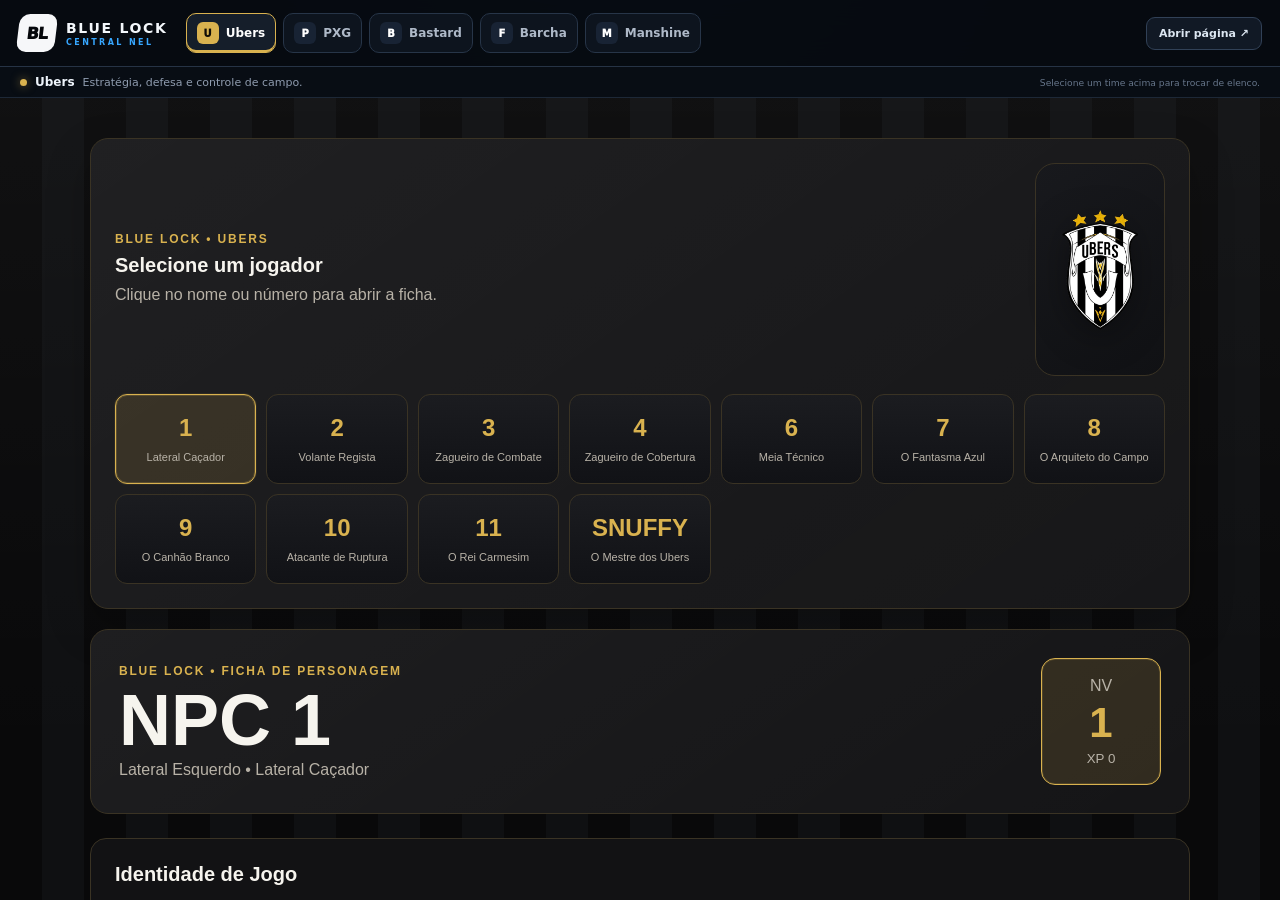
<file: index.html>
<!DOCTYPE html>
<html lang="pt-BR">
<head>
  <meta charset="UTF-8">
  <meta name="viewport" content="width=device-width, initial-scale=1.0">
  <meta name="theme-color" content="#05070b">
  <title>Blue Lock — Central NEL</title>
  <link rel="stylesheet" href="app.css">
</head>
<body>
  <div class="app-shell">
    <header class="topbar">
      <a class="brand" href="#ubers" aria-label="Blue Lock Central">
        <span class="brand-mark">BL</span>
        <span>
          <strong>BLUE LOCK</strong>
          <small>CENTRAL NEL</small>
        </span>
      </a>

      <nav class="team-nav" aria-label="Times">
        <button class="team-button ubers active" data-team="ubers"><span>U</span> Ubers</button>
        <button class="team-button pxg" data-team="pxg"><span>P</span> PXG</button>
        <button class="team-button bastard" data-team="bastard"><span>B</span> Bastard</button>
        <button class="team-button barcha" data-team="barcha"><span>F</span> Barcha</button>
        <button class="team-button manshine" data-team="manshine"><span>M</span> Manshine</button>
      </nav>

      <a id="openStandalone" class="open-page" href="teams/ubers/index.html" target="_blank" rel="noopener">Abrir página ↗</a>
    </header>

    <section class="context-bar">
      <div>
        <span class="status-dot"></span>
        <strong id="teamName">Ubers</strong>
        <span id="teamDescription">Estratégia, defesa e controle de campo.</span>
      </div>
      <small>Selecione um time acima para trocar de elenco.</small>
    </section>

    <main class="viewer-wrap">
      <div class="viewer-loading" id="loading">Carregando elenco…</div>
      <iframe id="teamFrame" src="teams/ubers/index.html" title="Ubers — Central de Fichas"></iframe>
    </main>
  </div>

  <script src="app.js"></script>
</body>
</html>
</file>
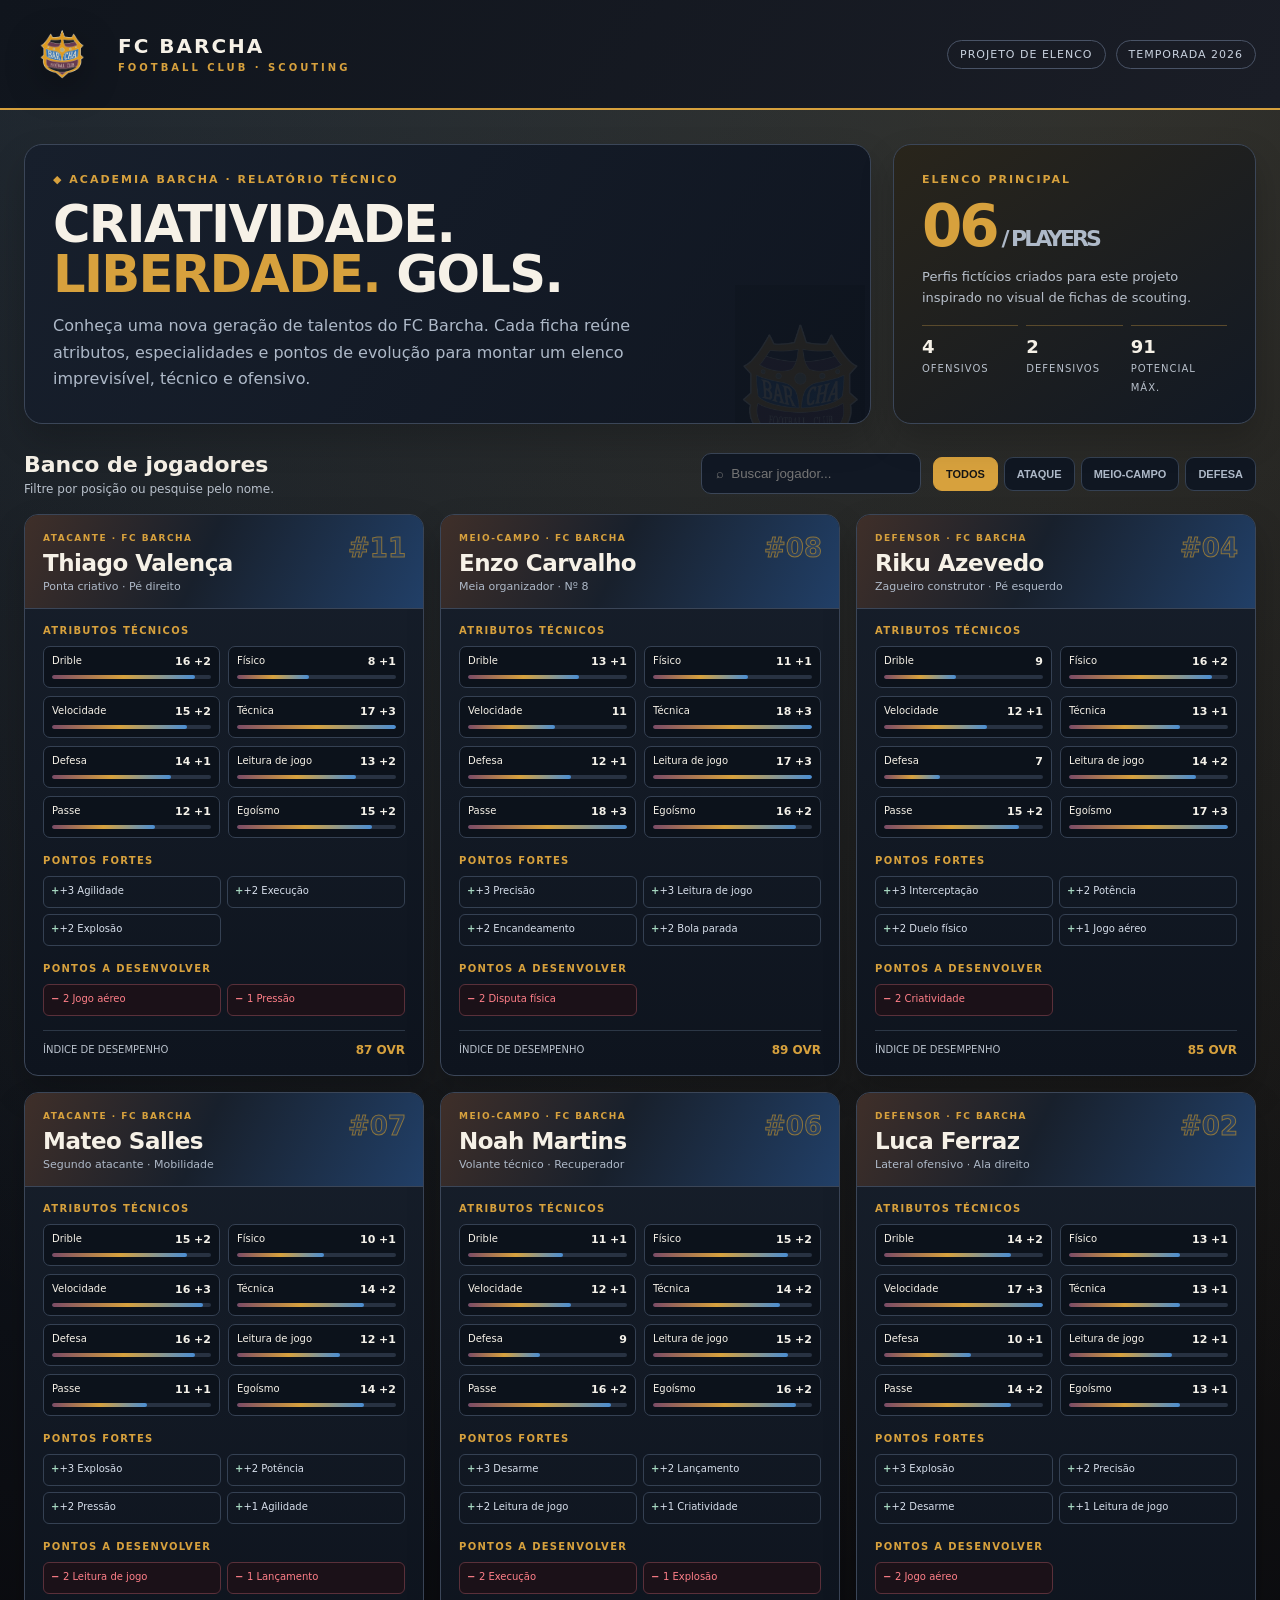
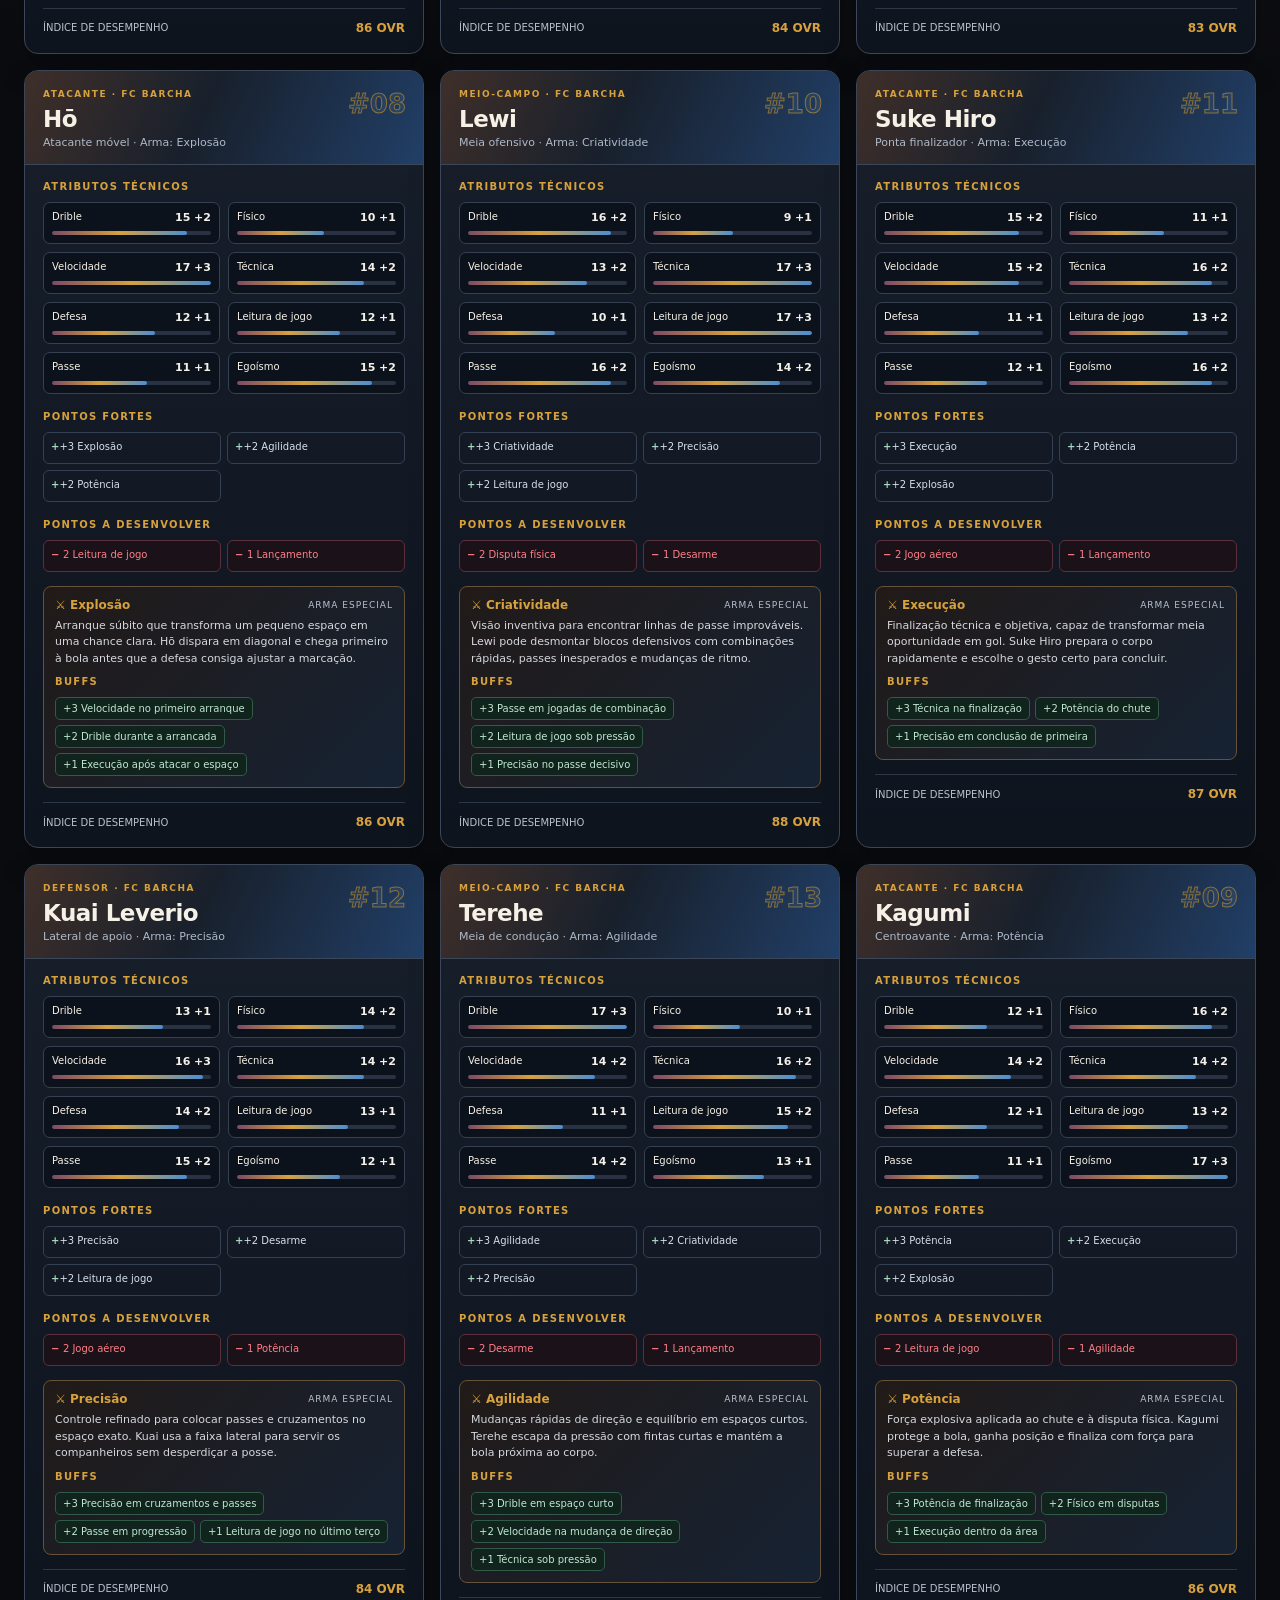
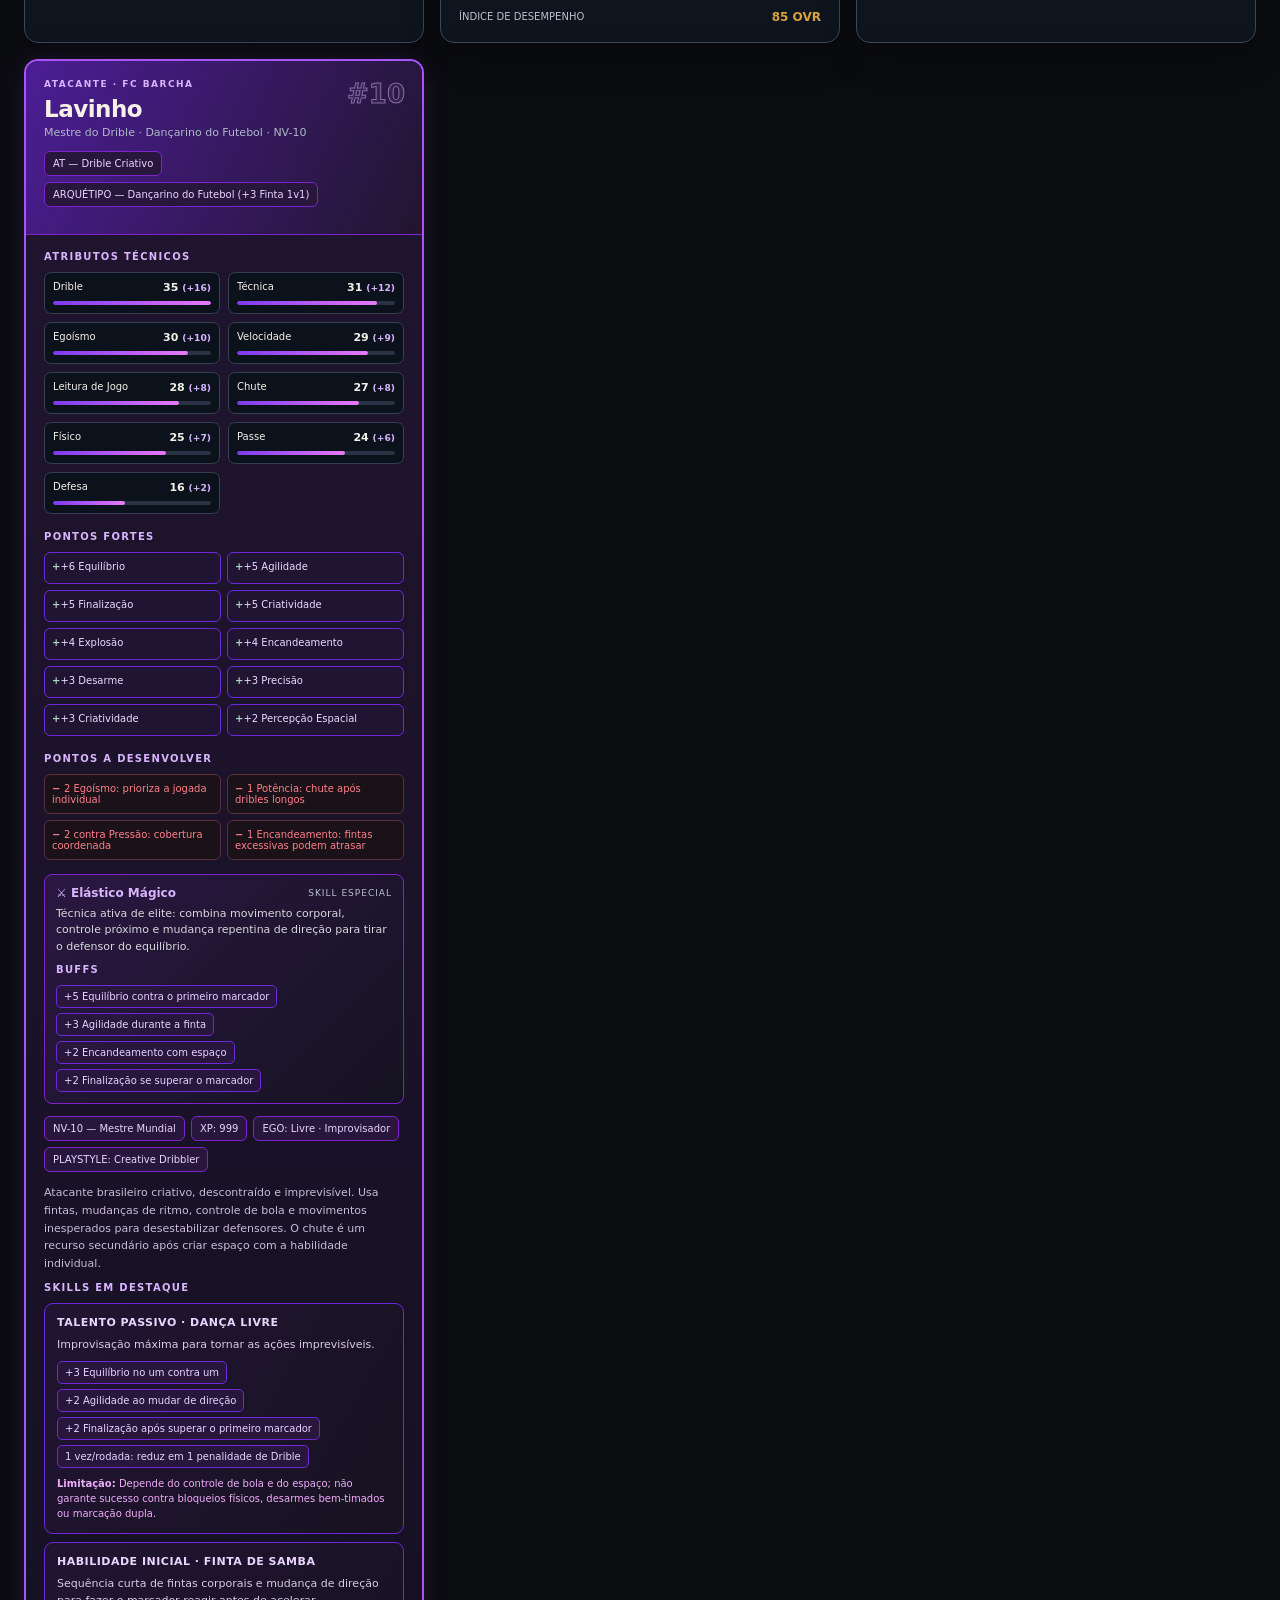
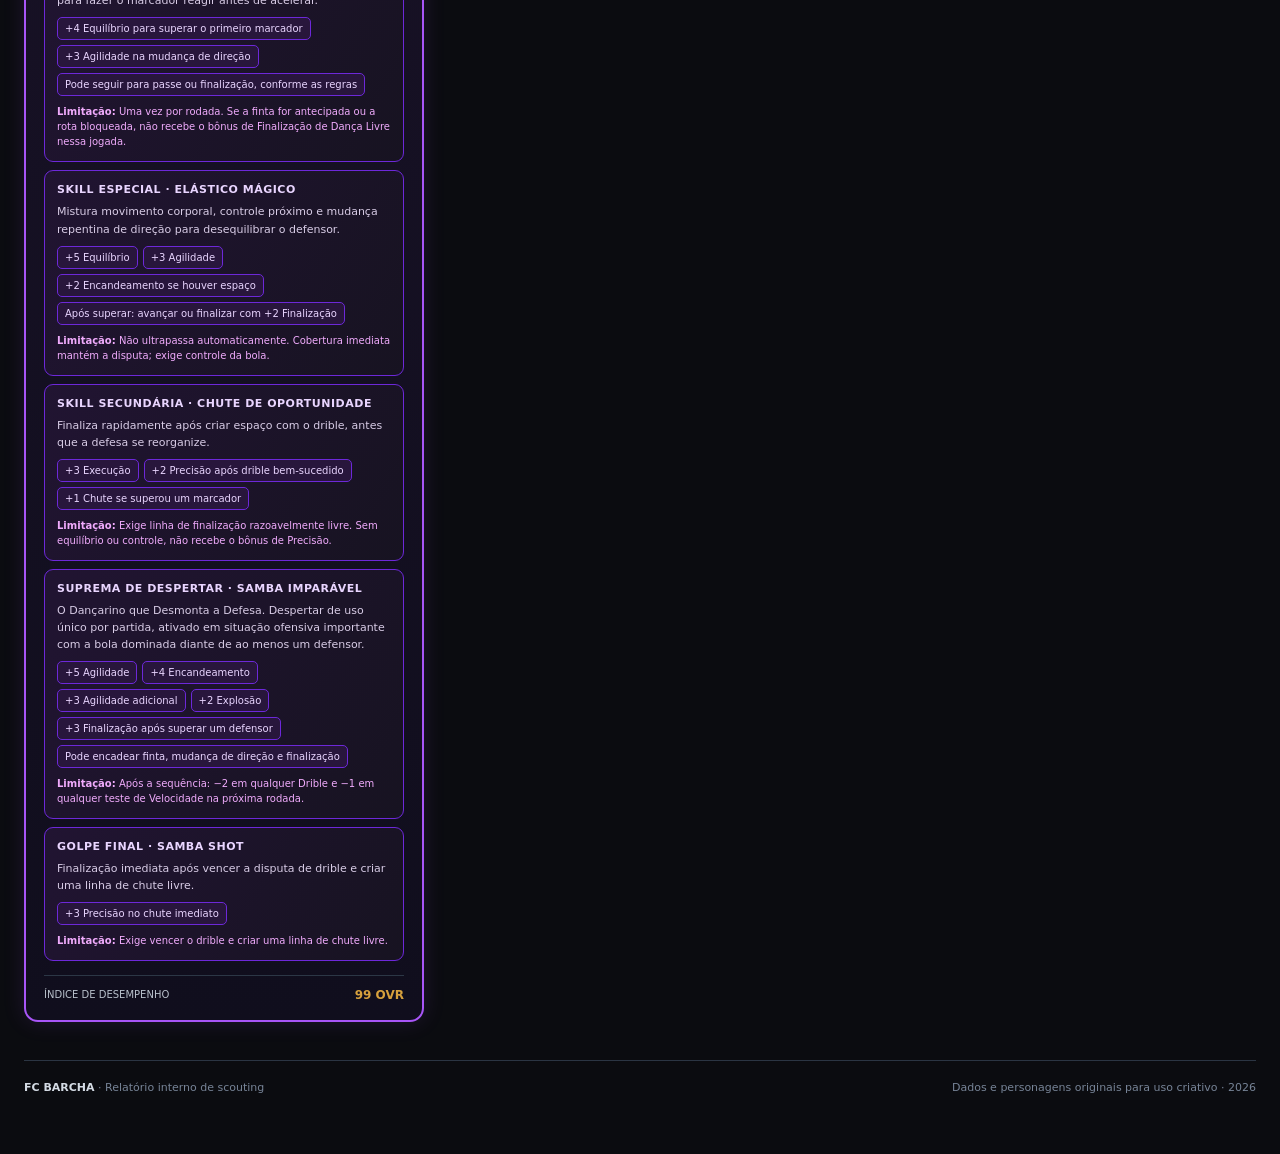
<file: teams/barcha/index.html>
<!DOCTYPE html>
<html lang="pt-BR">
<head>
<meta charset="UTF-8">
<meta name="viewport" content="width=device-width, initial-scale=1.0">
<title>FC Barcha — Elenco & Scouting</title>
<style>
:root{--bg:#090d15;--panel:#111824;--panel2:#171f2d;--gold:#e4a522;--blue:#2774b9;--red:#a84b70;--text:#f4f1e9;--muted:#9ba8b9;--line:#344255;--green:#8bd0b0}
*{box-sizing:border-box}body{margin:0;background:radial-gradient(ellipse at 50% -15%,#243044 0,transparent 48%),var(--bg);color:var(--text);font-family:Inter,ui-sans-serif,system-ui,-apple-system,"Segoe UI",sans-serif}
header{border-bottom:1px solid #39404b;background:#0b1019eF;position:sticky;top:0;z-index:5;backdrop-filter:blur(14px)}
.nav{max-width:1440px;margin:auto;padding:16px 24px;display:flex;align-items:center;gap:18px}.crest{width:55px;height:55px;object-fit:contain}.brand{line-height:1.1}.brand strong{font-size:20px;letter-spacing:2px}.brand small{display:block;color:var(--gold);font-size:10px;letter-spacing:3px;margin-top:5px;font-weight:800}.navright{margin-left:auto;display:flex;gap:10px;align-items:center}.tag{border:1px solid #495366;border-radius:99px;padding:7px 12px;color:#c9d2df;font-size:11px;letter-spacing:1px}
main{max-width:1440px;margin:auto;padding:34px 24px 60px}.hero{display:grid;grid-template-columns:1.4fr .6fr;gap:22px;align-items:stretch;margin-bottom:28px}.hero-copy,.season-card{border:1px solid #3b4658;border-radius:18px;background:linear-gradient(120deg,#171f2c,#101621);padding:28px;position:relative;overflow:hidden}.eyebrow{color:var(--gold);font-size:11px;letter-spacing:2px;font-weight:900}.hero h1{font-size:clamp(30px,4vw,52px);line-height:.98;margin:13px 0 14px;letter-spacing:-1.7px}.hero h1 span{color:var(--gold)}.hero p{max-width:620px;color:#aeb9c8;line-height:1.65;margin:0}.hero-mark{position:absolute;width:210px;height:210px;right:-35px;bottom:-72px;opacity:.08;object-fit:contain}.season-card{display:flex;flex-direction:column;justify-content:space-between;background:linear-gradient(145deg,#29251b,#121924)}.season-card .number{font-size:58px;font-weight:900;letter-spacing:-3px;color:var(--gold);margin:6px 0}.season-card p{color:var(--muted);font-size:13px}.mini-stats{display:flex;gap:8px;margin-top:16px}.mini-stats div{flex:1;border-top:1px solid #5a4a2c;padding-top:10px}.mini-stats b{display:block;font-size:18px}.mini-stats span{font-size:10px;color:var(--muted);text-transform:uppercase;letter-spacing:1px}
.toolbar{display:flex;align-items:center;gap:12px;flex-wrap:wrap;margin:28px 0 18px}.section-title{margin-right:auto}.section-title h2{margin:0;font-size:22px}.section-title p{margin:5px 0 0;color:var(--muted);font-size:12px}.search{background:#111824;border:1px solid #3b4658;color:white;border-radius:10px;padding:12px 14px;min-width:220px;outline:none}.search:focus{border-color:var(--gold)}.filters{display:flex;gap:6px;flex-wrap:wrap}.filter{border:1px solid #354153;color:#aeb9c8;background:#101722;padding:10px 12px;border-radius:9px;font-size:11px;cursor:pointer;font-weight:800}.filter.active,.filter:hover{background:var(--gold);border-color:var(--gold);color:#151515}
.grid{display:grid;grid-template-columns:repeat(3,minmax(0,1fr));gap:16px}.player{border:1px solid #3b4658;border-radius:14px;overflow:hidden;background:linear-gradient(180deg,#171f2b,#0e141e);transition:transform .18s,border-color .18s}.player:hover{transform:translateY(-3px);border-color:#b78b31}.player-head{padding:18px 18px 15px;background:linear-gradient(115deg,#28251d,#171d27);border-bottom:1px solid #3b4658;position:relative}.position{color:var(--gold);font-size:9px;font-weight:900;letter-spacing:1.5px;text-transform:uppercase}.player h3{font-size:23px;margin:7px 0 4px;letter-spacing:-.5px}.role{font-size:11px;color:#aeb9c8}.shirt{position:absolute;right:17px;top:18px;font-weight:900;font-size:26px;color:#ffffff0d;-webkit-text-stroke:1px #e4a52288}.player-body{padding:16px 18px 18px}.subhead{font-size:10px;color:var(--gold);font-weight:900;letter-spacing:1.3px;margin:0 0 10px}.attrs{display:grid;grid-template-columns:1fr 1fr;gap:8px}.attr{border:1px solid #354153;background:#0c121b;border-radius:7px;padding:8px}.attr-top{display:flex;justify-content:space-between;gap:5px;font-size:10px;margin-bottom:7px}.attr-top b{font-size:11px;color:#f4f1e9}.meter{height:4px;border-radius:99px;background:#283242;overflow:hidden}.meter i{display:block;height:100%;background:linear-gradient(90deg,var(--red),var(--gold));border-radius:99px}.skills{margin-top:17px}.skill-list{display:grid;grid-template-columns:1fr 1fr;gap:6px}.skill{font-size:10px;border:1px solid #354153;border-radius:6px;padding:8px 7px;color:#d7dfeb;min-height:32px}.skill.plus:before{content:"+";color:var(--green);font-weight:900}.skill.minus{color:#ff7f88;border-color:#5a303a;background:#1b1118}.skill.minus:before{content:"− ";font-weight:900}.signature{margin-top:14px;border-left:3px solid var(--gold);background:#1c1a16;padding:10px 11px;border-radius:0 7px 7px 0}.signature b{font-size:9px;letter-spacing:1.2px;color:var(--gold);display:block;margin-bottom:5px}.signature span{font-size:11px;line-height:1.5;color:#d5d8dd}.weapon{margin-top:14px;border:1px solid #665126;background:linear-gradient(135deg,#211d16,#151a23);border-radius:8px;padding:11px}.weapon-title{display:flex;justify-content:space-between;align-items:center;gap:8px;margin-bottom:6px}.weapon-title b{color:var(--gold);font-size:12px}.weapon-title span{font-size:9px;color:#b7c1cf;text-transform:uppercase;letter-spacing:1px}.weapon p{font-size:11px;line-height:1.5;color:#d5d8dd;margin:0 0 9px}.buffs{display:flex;flex-wrap:wrap;gap:5px}.buff{font-size:10px;color:#bfe8d1;border:1px solid #315b48;background:#11231d;border-radius:5px;padding:5px 7px}.player-footer{display:flex;justify-content:space-between;align-items:center;border-top:1px solid #2c3746;margin-top:14px;padding-top:12px;color:var(--muted);font-size:10px}.rating{color:var(--gold);font-weight:900;font-size:12px}.empty{display:none;padding:30px;text-align:center;color:var(--muted);border:1px dashed #354153;border-radius:12px}.footer{border-top:1px solid #2b3543;margin-top:38px;padding-top:20px;display:flex;justify-content:space-between;gap:12px;flex-wrap:wrap;color:#778497;font-size:11px}.footer b{color:#d4dbe4}
@media(max-width:1000px){.grid{grid-template-columns:repeat(2,minmax(0,1fr))}.hero{grid-template-columns:1fr}.season-card{min-height:190px}}@media(max-width:640px){.nav{padding:12px 16px}.navright .tag:nth-child(2){display:none}main{padding:22px 14px 40px}.grid{grid-template-columns:1fr}.hero-copy,.season-card{padding:21px}.search{width:100%;min-width:0}.toolbar{align-items:stretch}.section-title{width:100%}.player h3{font-size:21px}}

.player.lavinho{border:2px solid #a855f7;background:linear-gradient(180deg,#20152f,#100e1d);box-shadow:0 0 22px #a855f722}
.player.lavinho .player-head{background:linear-gradient(115deg,#4c1d95,#21152f);border-bottom-color:#7e22ce}
.player.lavinho .position,.player.lavinho .subhead,.player.lavinho .weapon-title b{color:#d8b4fe}
.player.lavinho .shirt{-webkit-text-stroke-color:#d8b4fe88}
.player.lavinho .meter i{background:linear-gradient(90deg,#7c3aed,#e879f9)}
.player.lavinho .signature{border-left-color:#c084fc;background:#281638}
.player.lavinho .weapon{border-color:#7e22ce;background:linear-gradient(135deg,#2b1742,#151321)}
.lavinho-meta{display:flex;flex-wrap:wrap;gap:6px;margin:12px 0}
.lavinho-meta span{font-size:10px;border:1px solid #7e22ce;background:#29163d;color:#e9d5ff;border-radius:6px;padding:6px 8px}
.lavinho-desc{font-size:11px;line-height:1.6;color:#c7bdd6;margin:10px 0}
.lavinho-skill{border:1px solid #6d28d9;background:linear-gradient(120deg,#211432,#171321);padding:12px;border-radius:9px;margin-top:8px}
.lavinho-skill h4{font-size:11px;letter-spacing:.5px;color:#e9d5ff;margin:0 0 7px}
.lavinho-skill p{font-size:11px;line-height:1.55;color:#d8cce6;margin:0 0 8px}
.lavinho-skill .limit{font-size:10px;color:#f0abfc;margin-top:8px;line-height:1.5}
.player.lavinho .skill.plus{border-color:#6d28d9;background:#211432;color:#eadcff}
.player.lavinho .buff{border-color:#6d28d9;background:#28163c;color:#e9d5ff}


/* ajuste visual inspirado no escudo */
:root{--bg:#0b0c10;--panel:#151a22;--panel2:#1b2230;--gold:#d7a13d;--blue:#4a8ed4;--red:#7b4b66;--text:#f6f1e7;--muted:#b8c0cb;--line:#4f5565;--green:#a6d7c0}
body{background:radial-gradient(circle at 20% -10%, rgba(74,142,212,.22), transparent 34%),radial-gradient(circle at 85% 0%, rgba(215,161,61,.18), transparent 28%),var(--bg)}
header{background:linear-gradient(120deg,#10151d,#1a1d26);border-bottom:2px solid var(--gold)}
.crest-image{width:76px;height:76px;object-fit:contain;filter:drop-shadow(0 10px 18px rgba(0,0,0,.34))}
.hero-copy,.season-card,.player{box-shadow:0 16px 34px rgba(0,0,0,.2)}
.player-head{background:linear-gradient(115deg,#3f2f29,#18202c 45%,#213f67)}
.meter i{background:linear-gradient(90deg,var(--red),var(--gold),var(--blue))}
.signature{background:#221c1a;border-left-color:var(--gold)}
.weapon{background:linear-gradient(135deg,#211a18,#162233);border-color:#66513a}

</style>
</head>
<body>
<header><div class="nav">
<img class="crest crest-image" src="../../assets/crests/barcha.png" alt="Escudo FC Barcha">
<div class="brand"><strong>FC BARCHA</strong><small>FOOTBALL CLUB · SCOUTING</small></div>
<div class="navright"><span class="tag">PROJETO DE ELENCO</span><span class="tag">TEMPORADA 2026</span></div>
</div></header>
<main>
<section class="hero">
<div class="hero-copy"><div class="eyebrow">◆ ACADEMIA BARCHA · RELATÓRIO TÉCNICO</div><h1>CRIATIVIDADE.<br><span>LIBERDADE.</span> GOLS.</h1><p>Conheça uma nova geração de talentos do FC Barcha. Cada ficha reúne atributos, especialidades e pontos de evolução para montar um elenco imprevisível, técnico e ofensivo.</p><img class="hero-mark" src="[data-uri]" alt=""></div>
<div class="season-card"><div><div class="eyebrow">ELENCO PRINCIPAL</div><div class="number">06<span style="font-size:22px;color:#aeb9c8"> / PLAYERS</span></div><p>Perfis fictícios criados para este projeto inspirado no visual de fichas de scouting.</p></div><div class="mini-stats"><div><b>4</b><span>Ofensivos</span></div><div><b>2</b><span>Defensivos</span></div><div><b>91</b><span>Potencial máx.</span></div></div></div>
</section>
<div class="toolbar"><div class="section-title"><h2>Banco de jogadores</h2><p>Filtre por posição ou pesquise pelo nome.</p></div><input class="search" id="search" placeholder="⌕  Buscar jogador..." aria-label="Buscar jogador"><div class="filters" id="filters"><button class="filter active" data-filter="Todos">TODOS</button><button class="filter" data-filter="Atacante">ATAQUE</button><button class="filter" data-filter="Meio-campo">MEIO-CAMPO</button><button class="filter" data-filter="Defensor">DEFESA</button></div></div>
<section class="grid" id="grid"></section><div class="empty" id="empty">Nenhum jogador encontrado. Tente outro nome ou posição.</div>
<footer class="footer"><span><b>FC BARCHA</b> · Relatório interno de scouting</span><span>Dados e personagens originais para uso criativo · 2026</span></footer>
</main>
<script>
const players=[
{name:"Thiago Valença",num:"11",position:"Atacante",role:"Ponta criativo · Pé direito",overall:87,attrs:[["Drible",16,2],["Físico",8,1],["Velocidade",15,2],["Técnica",17,3],["Defesa",14,1],["Leitura de jogo",13,2],["Passe",12,1],["Egoísmo",15,2]],plus:["+3 Agilidade","+2 Execução","+2 Explosão"],minus:["−2 Jogo aéreo","−1 Pressão"],signature:"Corte de Seda — atrai o lateral para um lado e acelera pelo espaço oposto."},
{name:"Enzo Carvalho",num:"08",position:"Meio-campo",role:"Meia organizador · Nº 8",overall:89,attrs:[["Drible",13,1],["Físico",11,1],["Velocidade",11,0],["Técnica",18,3],["Defesa",12,1],["Leitura de jogo",17,3],["Passe",18,3],["Egoísmo",16,2]],plus:["+3 Precisão","+3 Leitura de jogo","+2 Encandeamento","+2 Bola parada"],minus:["−2 Disputa física"],signature:"Mapa Azul — muda o corredor com um passe longo antes de a defesa se ajustar."},
{name:"Riku Azevedo",num:"04",position:"Defensor",role:"Zagueiro construtor · Pé esquerdo",overall:85,attrs:[["Drible",9,0],["Físico",16,2],["Velocidade",12,1],["Técnica",13,1],["Defesa",7,0],["Leitura de jogo",14,2],["Passe",15,2],["Egoísmo",17,3]],plus:["+3 Interceptação","+2 Potência","+2 Duelo físico","+1 Jogo aéreo"],minus:["−2 Criatividade"],signature:"Linha Invisível — antecipa o passe vertical e inicia a construção com poucos toques."},
{name:"Mateo Salles",num:"07",position:"Atacante",role:"Segundo atacante · Mobilidade",overall:86,attrs:[["Drible",15,2],["Físico",10,1],["Velocidade",16,3],["Técnica",14,2],["Defesa",16,2],["Leitura de jogo",12,1],["Passe",11,1],["Egoísmo",14,2]],plus:["+3 Explosão","+2 Potência","+2 Pressão","+1 Agilidade"],minus:["−2 Leitura de jogo","−1 Lançamento"],signature:"Sombra Rápida — sai do campo de visão do zagueiro e aparece no intervalo da linha."},
{name:"Noah Martins",num:"06",position:"Meio-campo",role:"Volante técnico · Recuperador",overall:84,attrs:[["Drible",11,1],["Físico",15,2],["Velocidade",12,1],["Técnica",14,2],["Defesa",9,0],["Leitura de jogo",15,2],["Passe",16,2],["Egoísmo",16,2]],plus:["+3 Desarme","+2 Lançamento","+2 Leitura de jogo","+1 Criatividade"],minus:["−2 Execução","−1 Explosão"],signature:"Pêndulo — recupera a bola e transforma a defesa em ataque com um passe vertical."},
{name:"Luca Ferraz",num:"02",position:"Defensor",role:"Lateral ofensivo · Ala direito",overall:83,attrs:[["Drible",14,2],["Físico",13,1],["Velocidade",17,3],["Técnica",13,1],["Defesa",10,1],["Leitura de jogo",12,1],["Passe",14,2],["Egoísmo",13,1]],plus:["+3 Explosão","+2 Precisão","+2 Desarme","+1 Leitura de jogo"],minus:["−2 Jogo aéreo"],signature:"Trilho Dourado — dispara por fora e cruza rasteiro na zona entre goleiro e zaga."}
,{name:"Hō",num:"08",position:"Atacante",role:"Atacante móvel · Arma: Explosão",overall:86,attrs:[["Drible",15,2],["Físico",10,1],["Velocidade",17,3],["Técnica",14,2],["Defesa",12,1],["Leitura de jogo",12,1],["Passe",11,1],["Egoísmo",15,2]],plus:["+3 Explosão","+2 Agilidade","+2 Potência"],minus:["−2 Leitura de jogo","−1 Lançamento"],weapon:{name:"Explosão",description:"Arranque súbito que transforma um pequeno espaço em uma chance clara. Hō dispara em diagonal e chega primeiro à bola antes que a defesa consiga ajustar a marcação.",buffs:["+3 Velocidade no primeiro arranque", "+2 Drible durante a arrancada", "+1 Execução após atacar o espaço"]}},
{name:"Lewi",num:"10",position:"Meio-campo",role:"Meia ofensivo · Arma: Criatividade",overall:88,attrs:[["Drible",16,2],["Físico",9,1],["Velocidade",13,2],["Técnica",17,3],["Defesa",10,1],["Leitura de jogo",17,3],["Passe",16,2],["Egoísmo",14,2]],plus:["+3 Criatividade","+2 Precisão","+2 Leitura de jogo"],minus:["−2 Disputa física","−1 Desarme"],weapon:{name:"Criatividade",description:"Visão inventiva para encontrar linhas de passe improváveis. Lewi pode desmontar blocos defensivos com combinações rápidas, passes inesperados e mudanças de ritmo.",buffs:["+3 Passe em jogadas de combinação", "+2 Leitura de jogo sob pressão", "+1 Precisão no passe decisivo"]}},
{name:"Suke Hiro",num:"11",position:"Atacante",role:"Ponta finalizador · Arma: Execução",overall:87,attrs:[["Drible",15,2],["Físico",11,1],["Velocidade",15,2],["Técnica",16,2],["Defesa",11,1],["Leitura de jogo",13,2],["Passe",12,1],["Egoísmo",16,2]],plus:["+3 Execução","+2 Potência","+2 Explosão"],minus:["−2 Jogo aéreo","−1 Lançamento"],weapon:{name:"Execução",description:"Finalização técnica e objetiva, capaz de transformar meia oportunidade em gol. Suke Hiro prepara o corpo rapidamente e escolhe o gesto certo para concluir.",buffs:["+3 Técnica na finalização", "+2 Potência do chute", "+1 Precisão em conclusão de primeira"]}},
{name:"Kuai Leverio",num:"12",position:"Defensor",role:"Lateral de apoio · Arma: Precisão",overall:84,attrs:[["Drible",13,1],["Físico",14,2],["Velocidade",16,3],["Técnica",14,2],["Defesa",14,2],["Leitura de jogo",13,1],["Passe",15,2],["Egoísmo",12,1]],plus:["+3 Precisão","+2 Desarme","+2 Leitura de jogo"],minus:["−2 Jogo aéreo","−1 Potência"],weapon:{name:"Precisão",description:"Controle refinado para colocar passes e cruzamentos no espaço exato. Kuai usa a faixa lateral para servir os companheiros sem desperdiçar a posse.",buffs:["+3 Precisão em cruzamentos e passes", "+2 Passe em progressão", "+1 Leitura de jogo no último terço"]}},
{name:"Terehe",num:"13",position:"Meio-campo",role:"Meia de condução · Arma: Agilidade",overall:85,attrs:[["Drible",17,3],["Físico",10,1],["Velocidade",14,2],["Técnica",16,2],["Defesa",11,1],["Leitura de jogo",15,2],["Passe",14,2],["Egoísmo",13,1]],plus:["+3 Agilidade","+2 Criatividade","+2 Precisão"],minus:["−2 Desarme","−1 Lançamento"],weapon:{name:"Agilidade",description:"Mudanças rápidas de direção e equilíbrio em espaços curtos. Terehe escapa da pressão com fintas curtas e mantém a bola próxima ao corpo.",buffs:["+3 Drible em espaço curto", "+2 Velocidade na mudança de direção", "+1 Técnica sob pressão"]}},
{name:"Kagumi",num:"09",position:"Atacante",role:"Centroavante · Arma: Potência",overall:86,attrs:[["Drible",12,1],["Físico",16,2],["Velocidade",14,2],["Técnica",14,2],["Defesa",12,1],["Leitura de jogo",13,2],["Passe",11,1],["Egoísmo",17,3]],plus:["+3 Potência","+2 Execução","+2 Explosão"],minus:["−2 Leitura de jogo","−1 Agilidade"],weapon:{name:"Potência",description:"Força explosiva aplicada ao chute e à disputa física. Kagumi protege a bola, ganha posição e finaliza com força para superar a defesa.",buffs:["+3 Potência de finalização", "+2 Físico em disputas", "+1 Execução dentro da área"]}}
,{name:"Lavinho",num:"10",position:"Atacante",role:"Mestre do Drible · Dançarino do Futebol · NV-10",overall:99,level:"NV-10 — Mestre Mundial",xp:999,ego:"Livre · Improvisador",playstyle:"Creative Dribbler",description:"Atacante brasileiro criativo, descontraído e imprevisível. Usa fintas, mudanças de ritmo, controle de bola e movimentos inesperados para desestabilizar defensores. O chute é um recurso secundário após criar espaço com a habilidade individual.",attrs:[["Drible",35,16],["Técnica",31,12],["Egoísmo",30,10],["Velocidade",29,9],["Leitura de Jogo",28,8],["Chute",27,8],["Físico",25,7],["Passe",24,6],["Defesa",16,2]],plus:["+6 Equilíbrio","+5 Agilidade","+5 Finalização","+5 Criatividade","+4 Explosão","+4 Encandeamento","+3 Desarme","+3 Precisão","+3 Criatividade","+2 Percepção Espacial"],minus:["−2 Egoísmo: prioriza a jogada individual","−1 Potência: chute após dribles longos","−2 contra Pressão: cobertura coordenada","−1 Encandeamento: fintas excessivas podem atrasar"],signature:"Dança Livre — movimentos inesperados e mudanças de ritmo para tornar suas ações difíceis de prever.",weapon:{name:"Elástico Mágico",description:"Técnica ativa de elite: combina movimento corporal, controle próximo e mudança repentina de direção para tirar o defensor do equilíbrio.",buffs:["+5 Equilíbrio contra o primeiro marcador","+3 Agilidade durante a finta","+2 Encandeamento com espaço","+2 Finalização se superar o marcador"]},skills:[
{name:"TALENTO PASSIVO · DANÇA LIVRE",description:"Improvisação máxima para tornar as ações imprevisíveis.",buffs:["+3 Equilíbrio no um contra um","+2 Agilidade ao mudar de direção","+2 Finalização após superar o primeiro marcador","1 vez/rodada: reduz em 1 penalidade de Drible"],limit:"Depende do controle de bola e do espaço; não garante sucesso contra bloqueios físicos, desarmes bem-timados ou marcação dupla."},
{name:"HABILIDADE INICIAL · FINTA DE SAMBA",description:"Sequência curta de fintas corporais e mudança de direção para fazer o marcador reagir antes de acelerar.",buffs:["+4 Equilíbrio para superar o primeiro marcador","+3 Agilidade na mudança de direção","Pode seguir para passe ou finalização, conforme as regras"],limit:"Uma vez por rodada. Se a finta for antecipada ou a rota bloqueada, não recebe o bônus de Finalização de Dança Livre nessa jogada."},
{name:"SKILL ESPECIAL · ELÁSTICO MÁGICO",description:"Mistura movimento corporal, controle próximo e mudança repentina de direção para desequilibrar o defensor.",buffs:["+5 Equilíbrio","+3 Agilidade","+2 Encandeamento se houver espaço","Após superar: avançar ou finalizar com +2 Finalização"],limit:"Não ultrapassa automaticamente. Cobertura imediata mantém a disputa; exige controle da bola."},
{name:"SKILL SECUNDÁRIA · CHUTE DE OPORTUNIDADE",description:"Finaliza rapidamente após criar espaço com o drible, antes que a defesa se reorganize.",buffs:["+3 Execução","+2 Precisão após drible bem-sucedido","+1 Chute se superou um marcador"],limit:"Exige linha de finalização razoavelmente livre. Sem equilíbrio ou controle, não recebe o bônus de Precisão."},
{name:"SUPREMA DE DESPERTAR · SAMBA IMPARÁVEL",description:"O Dançarino que Desmonta a Defesa. Despertar de uso único por partida, ativado em situação ofensiva importante com a bola dominada diante de ao menos um defensor.",buffs:["+5 Agilidade","+4 Encandeamento","+3 Agilidade adicional","+2 Explosão","+3 Finalização após superar um defensor","Pode encadear finta, mudança de direção e finalização"],limit:"Após a sequência: −2 em qualquer Drible e −1 em qualquer teste de Velocidade na próxima rodada."},
{name:"GOLPE FINAL · SAMBA SHOT",description:"Finalização imediata após vencer a disputa de drible e criar uma linha de chute livre.",buffs:["+3 Precisão no chute imediato"],limit:"Exige vencer o drible e criar uma linha de chute livre."}
] }

];
const grid=document.getElementById('grid'),search=document.getElementById('search'),empty=document.getElementById('empty');let active='Todos';
function attrHTML(a,p){let value=Math.min(20,a[1]+a[2]);let shown=p.name==='Lavinho'?`${a[1]} <small style="color:#d8b4fe">(+${a[2]})</small>`:`${a[1]}${a[2]?' +'+a[2]:''}`;let width=p.name==='Lavinho'?Math.min(100,a[1]/35*100):value*5;return `<div class="attr"><div class="attr-top"><span>${a[0]}</span><b>${shown}</b></div><div class="meter"><i style="width:${width}%"></i></div></div>`}
function render(){let q=search.value.toLocaleLowerCase('pt-BR');let list=players.filter(p=>(active==='Todos'||p.position===active)&&(p.name.toLocaleLowerCase('pt-BR').includes(q)||p.role.toLocaleLowerCase('pt-BR').includes(q)));grid.innerHTML=list.map(p=>`<article class="player ${p.name==='Lavinho'?'lavinho':''}"><div class="player-head"><div class="position">${p.position} · FC BARCHA</div><div class="shirt">#${p.num}</div><h3>${p.name}</h3><div class="role">${p.role}</div>${p.name==='Lavinho'?`<div class="lavinho-meta"><span>AT — Drible Criativo</span><span>ARQUÉTIPO — Dançarino do Futebol (+3 Finta 1v1)</span></div>`:''} </div><div class="player-body"><div class="subhead">ATRIBUTOS TÉCNICOS</div><div class="attrs">${p.attrs.map(a=>attrHTML(a,p)).join('')}</div><div class="skills"><div class="subhead">PONTOS FORTES</div><div class="skill-list">${p.plus.map(s=>`<div class="skill plus">${s}</div>`).join('')}</div></div><div class="skills"><div class="subhead">PONTOS A DESENVOLVER</div><div class="skill-list">${p.minus.map(s=>`<div class="skill minus">${s.replace('−','')}</div>`).join('')}</div></div>${p.weapon?`<div class="weapon"><div class="weapon-title"><b>⚔ ${p.weapon.name}</b><span>${p.name==='Lavinho'?'SKILL ESPECIAL':'ARMA ESPECIAL'}</span></div><p>${p.weapon.description}</p><div class="subhead">BUFFS</div><div class="buffs">${p.weapon.buffs.map(b=>`<span class="buff">${b}</span>`).join('')}</div></div>`:''}${p.name==='Lavinho'?`<div class="lavinho-meta"><span>${p.level}</span><span>XP: ${p.xp}</span><span>EGO: ${p.ego}</span><span>PLAYSTYLE: ${p.playstyle}</span></div><p class="lavinho-desc">${p.description}</p><div class="subhead">SKILLS EM DESTAQUE</div>${p.skills.map(s=>`<div class="lavinho-skill"><h4>${s.name}</h4><p>${s.description}</p><div class="buffs">${s.buffs.map(b=>`<span class="buff">${b}</span>`).join('')}</div><div class="limit"><b>Limitação:</b> ${s.limit}</div></div>`).join('')}`:''}<div class="player-footer"><span>ÍNDICE DE DESEMPENHO</span><span class="rating">${p.overall} OVR</span></div></div></article>`).join('');empty.style.display=list.length?'none':'block'}
document.querySelectorAll('.filter').forEach(b=>b.addEventListener('click',()=>{document.querySelectorAll('.filter').forEach(x=>x.classList.remove('active'));b.classList.add('active');active=b.dataset.filter;render()}));search.addEventListener('input',render);render();
</script>
</body></html>
</file>
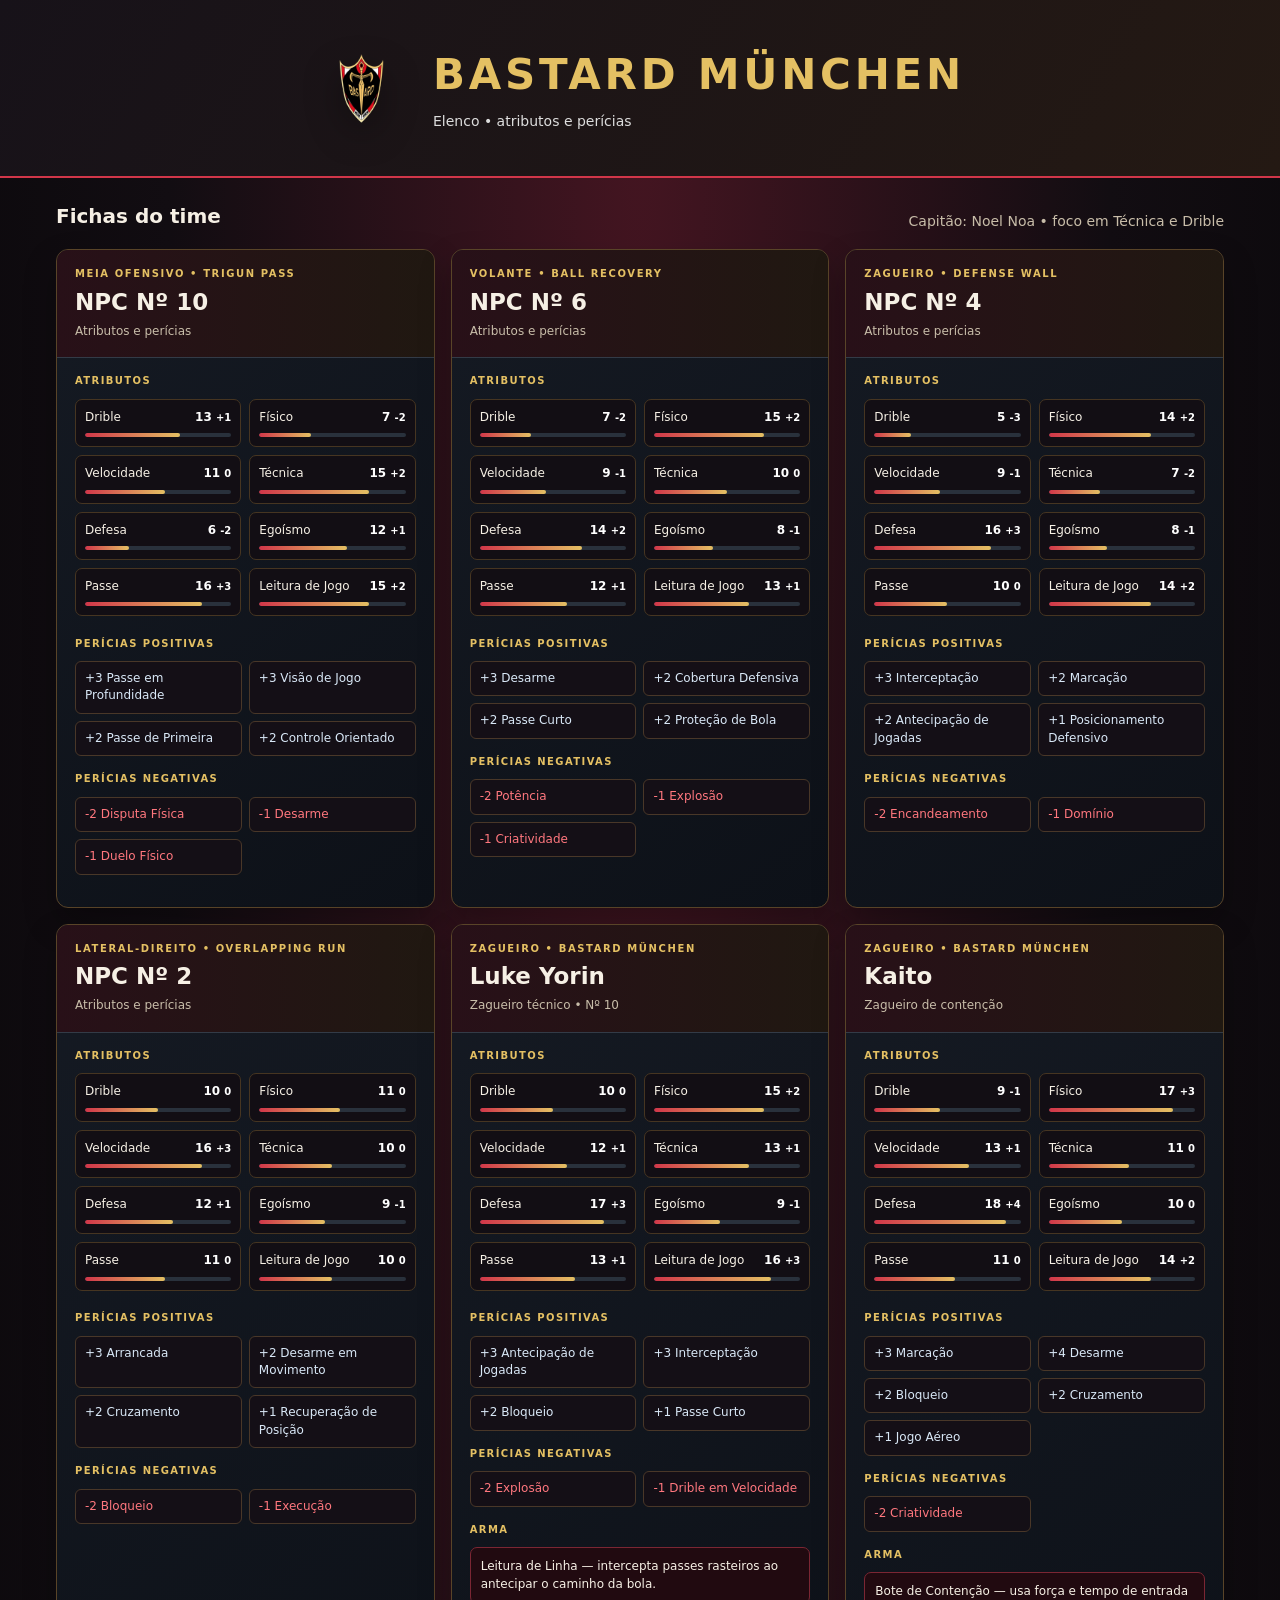
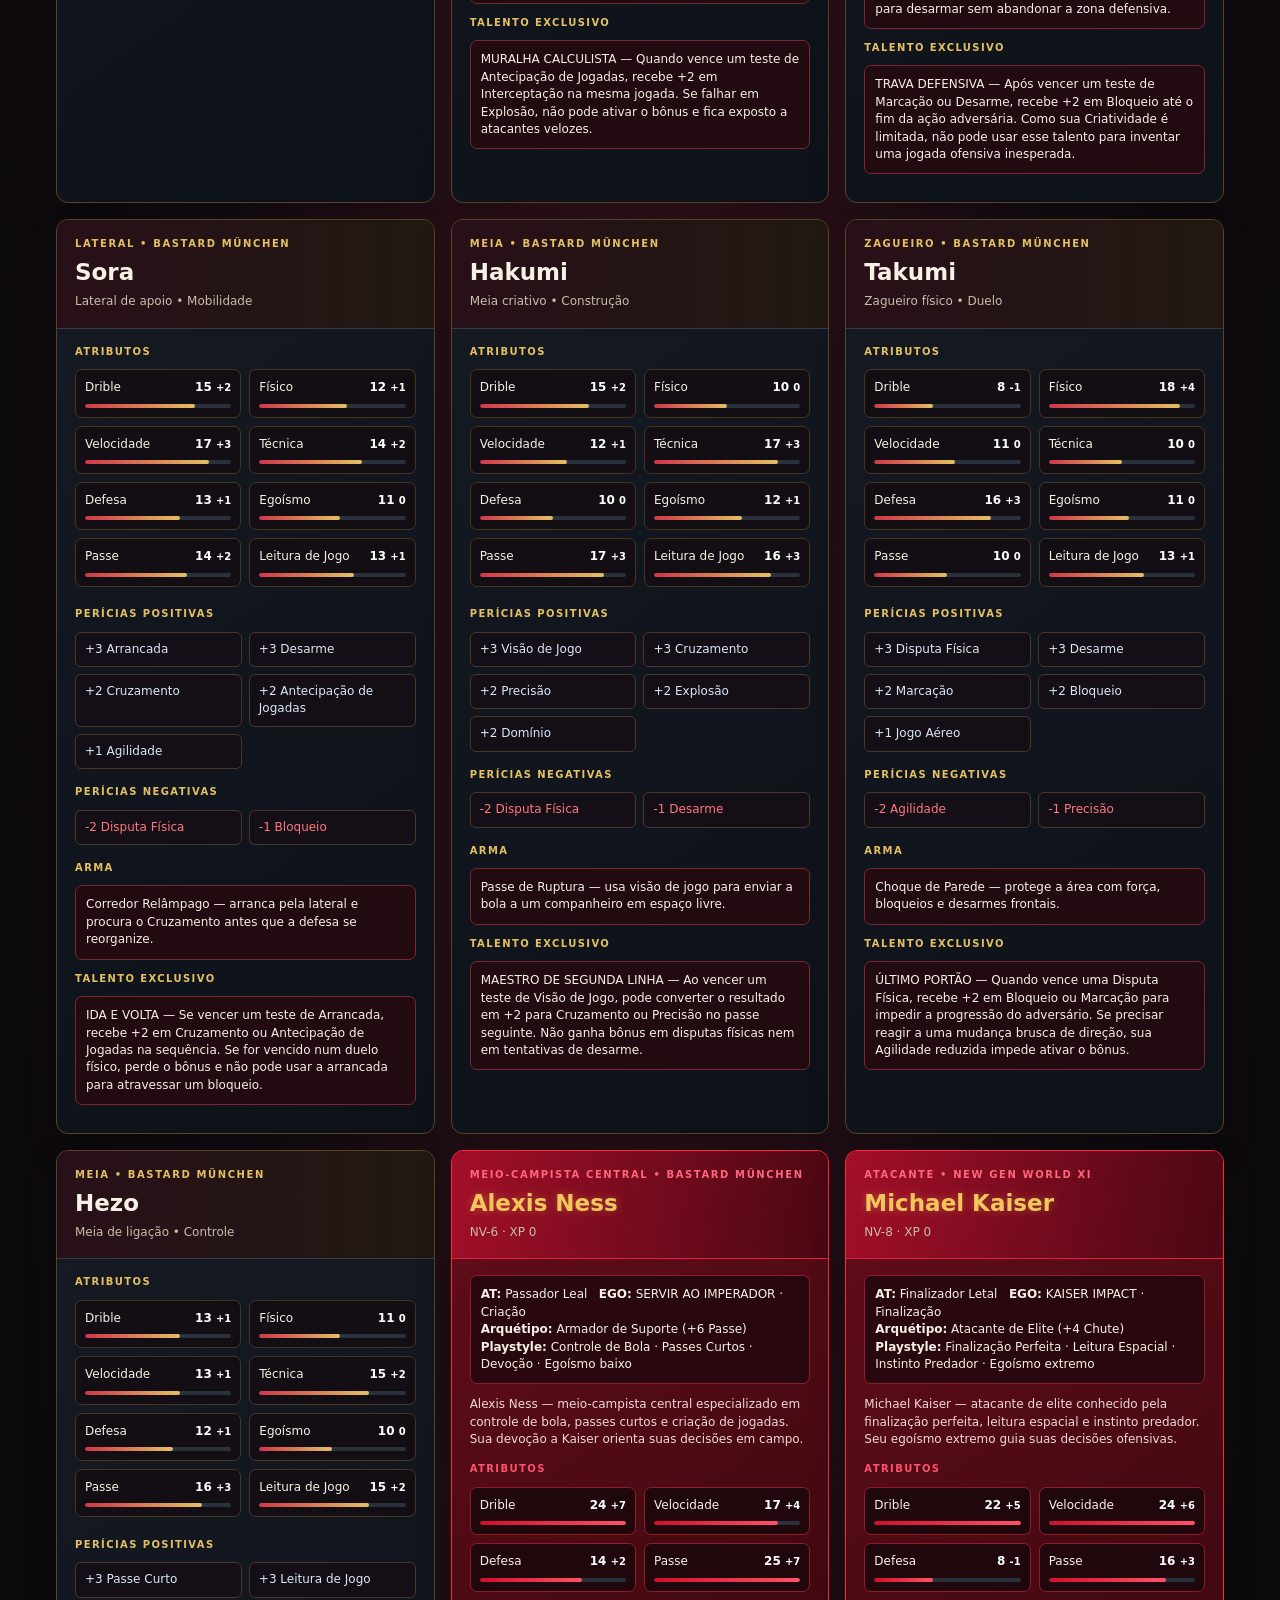
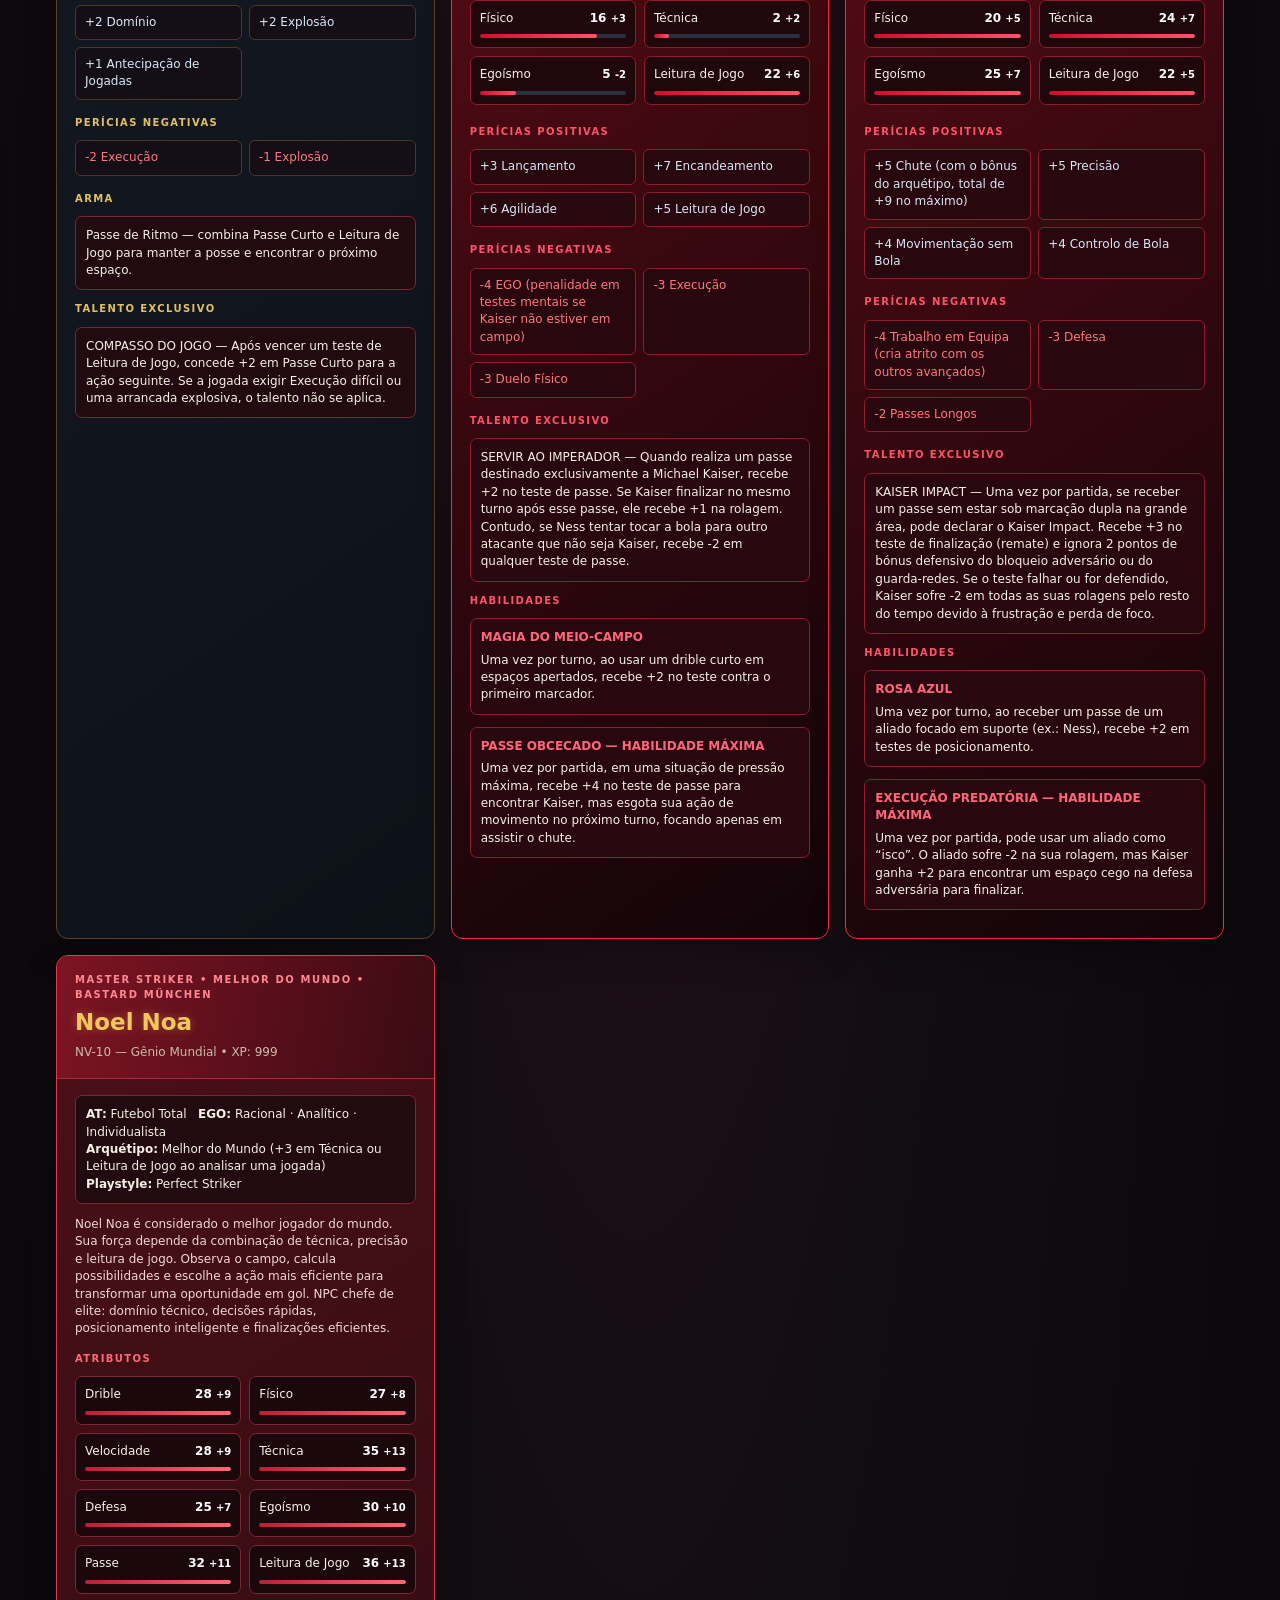
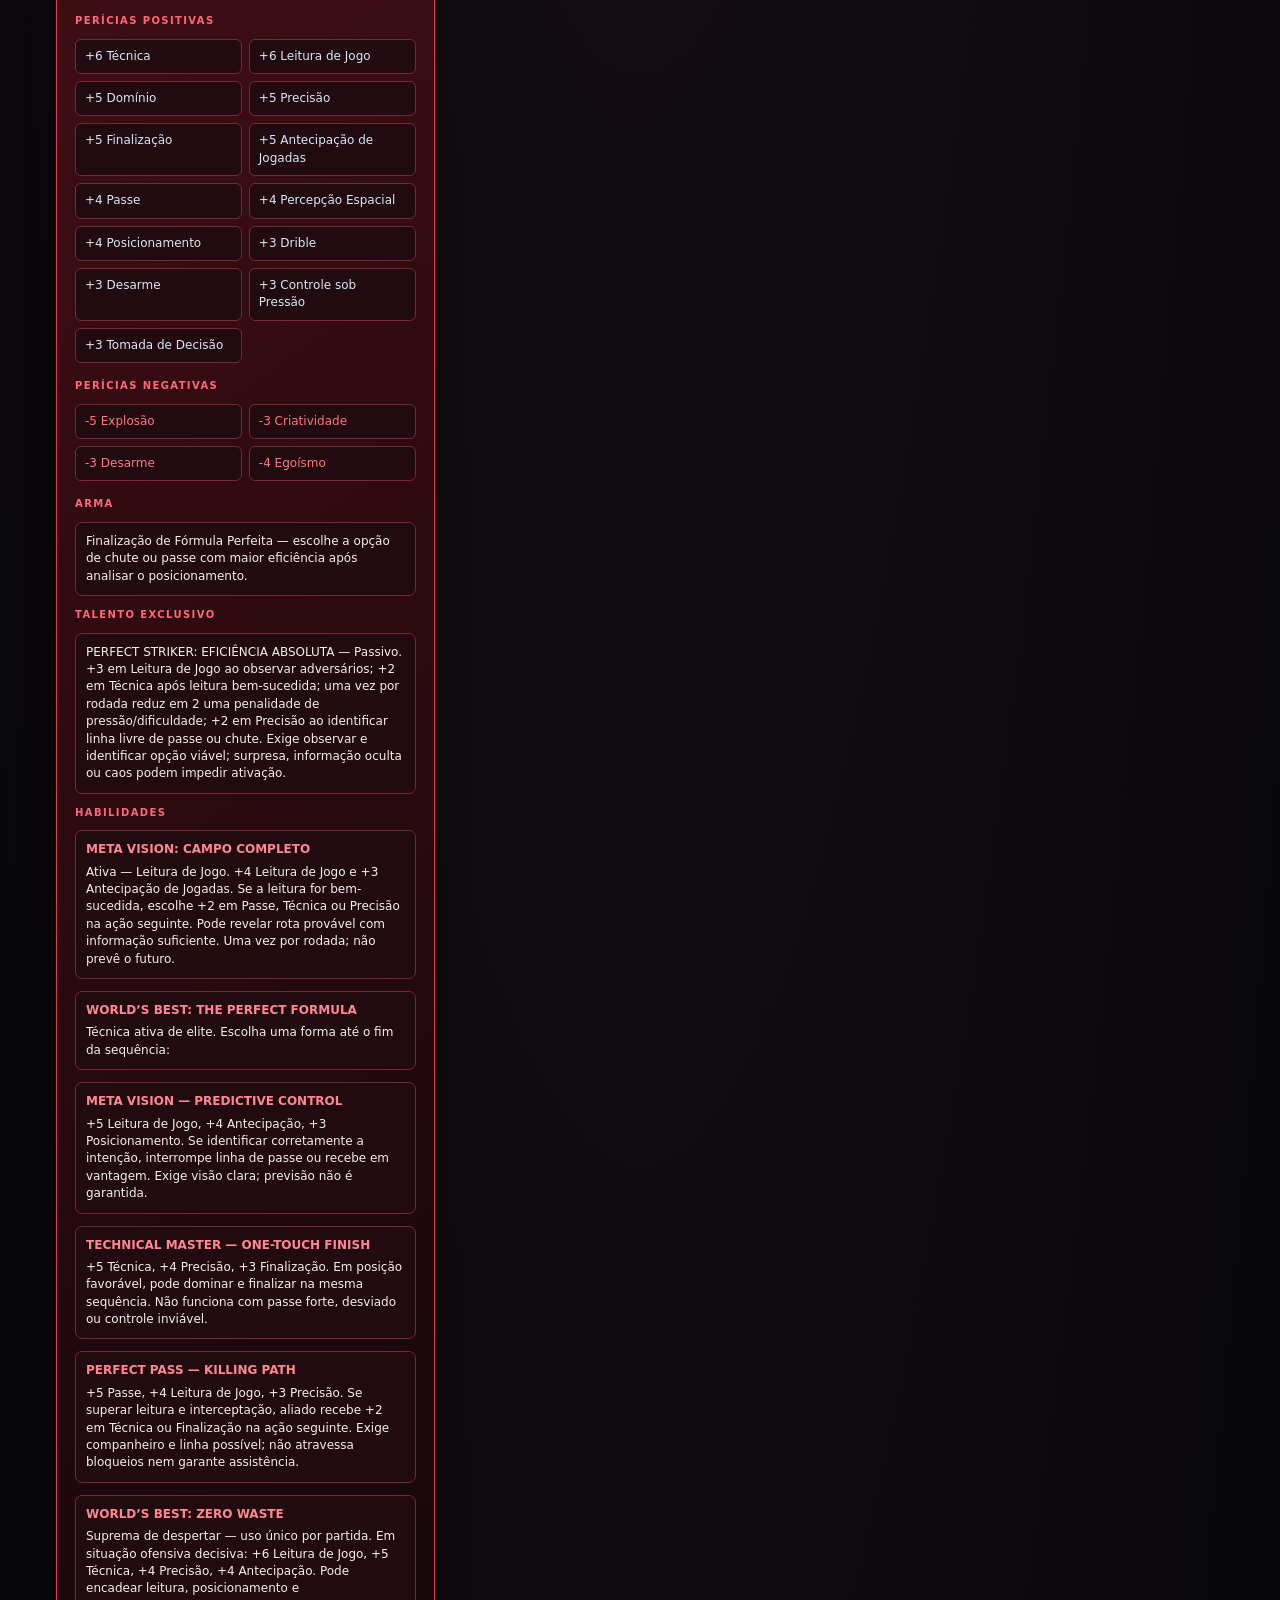
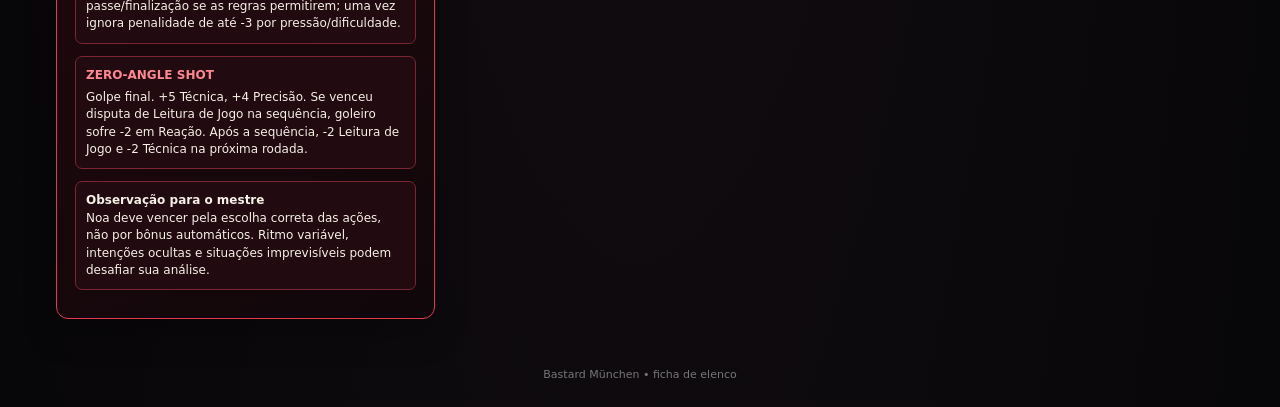
<file: teams/bastard/index.html>
<!doctype html><html lang="pt-BR"><head><meta charset="utf-8"><meta name="viewport" content="width=device-width,initial-scale=1"><title>Bastard München — Elenco</title><style>
:root{--bg:#07090d;--panel:#11151d;--gold:#f2c65c;--red:#c52232;--line:#4a3a20;--text:#f5f2e9;--muted:#b8b4aa;--blue:#4bb8ef}
*{box-sizing:border-box}body{margin:0;background:radial-gradient(ellipse at top,#20202a 0,#090b10 55%,#050608 100%);color:var(--text);font:14px/1.45 system-ui,Segoe UI,Arial}header{border-bottom:2px solid var(--red);padding:28px 18px;background:linear-gradient(120deg,#11151c,#201b12);display:flex;align-items:center;justify-content:center;gap:22px}header img{width:90px;height:115px;object-fit:contain}h1{font-size:clamp(25px,4vw,42px);letter-spacing:.09em;margin:0;color:var(--gold);text-transform:uppercase}header p{margin:5px 0 0;color:#ddd}.wrap{max-width:1200px;margin:24px auto;padding:0 16px}.intro{display:flex;justify-content:space-between;align-items:end;gap:12px;flex-wrap:wrap;margin-bottom:18px}.intro h2{margin:0;font-size:20px}.intro span{color:var(--muted)}.grid{display:grid;grid-template-columns:repeat(auto-fit,minmax(min(100%,340px),1fr));gap:16px}.card{background:linear-gradient(145deg,#151a23,#0d1118);border:1px solid var(--line);border-radius:12px;overflow:hidden;box-shadow:0 8px 22px #0006}.card.captain{border:1px solid var(--gold);box-shadow:0 0 0 1px #f2c65c22,0 10px 30px #0007}.card.noa-red{background:linear-gradient(145deg,#4b1018,#21080d 72%,#10070a);border-color:#e33b4d;box-shadow:0 0 0 1px #e33b4d33,0 10px 30px #0007}.noa-red .top{background:linear-gradient(100deg,#7d1423,#3a0b13);border-bottom-color:#a92b3b}.noa-red .section{color:#ff6878}.noa-red .attr{background:#1b080d;border-color:#7b2633}.noa-red .skill{background:#210a10;border-color:#7b2633}.noa-red .tag,.noa-red .name{color:#ff8792}.noa-red .bar i{background:linear-gradient(90deg,#b91f35,#ff6878)}.profile{font-size:12px;color:#f1d7da;margin:0 0 14px;white-space:pre-line}.detail{border:1px solid #7b2633;background:#210a10;border-radius:7px;padding:10px;margin:0 0 12px;font-size:12px;white-space:pre-line}.detail h4{margin:0 0 5px;color:#ff8792;font-size:12px}.top{padding:17px 18px;border-bottom:1px solid #333b47;background:linear-gradient(90deg,#171b22,#211c13)}.tag{font-size:10px;color:var(--gold);letter-spacing:.16em;text-transform:uppercase;font-weight:800}.name{font-size:23px;font-weight:800;margin:4px 0}.sub{font-size:12px;color:var(--muted)}.captain .name{color:var(--gold)}.body{padding:16px 18px}.section{color:var(--gold);font-size:10px;letter-spacing:.14em;font-weight:800;text-transform:uppercase;margin:0 0 10px}.attrs{display:grid;grid-template-columns:1fr 1fr;gap:8px}.attr{background:#090d13;border:1px solid #2d3744;border-radius:7px;padding:9px}.attrline{display:flex;justify-content:space-between;gap:8px;font-size:12px}.attrline b{color:#fff}.bar{height:4px;background:#29313c;border-radius:10px;margin-top:7px;overflow:hidden}.bar i{height:100%;display:block;background:linear-gradient(90deg,var(--red),var(--gold));border-radius:10px}.skills{display:grid;grid-template-columns:1fr 1fr;gap:7px;margin-bottom:16px}.skill{border:1px solid #354151;background:#0a0f16;padding:8px 9px;border-radius:6px;font-size:12px}.positive{color:#d9e8f7}.negative{color:#ff777e}.empty{color:var(--muted);font-size:12px}footer{text-align:center;padding:24px;color:#777;font-size:11px}

.card.kaiser-red{background:linear-gradient(145deg,#650d19,#27060c 72%,#100509);border-color:#ff263f;box-shadow:0 0 0 1px #ff263f44,0 10px 30px #0007}
.kaiser-red .top{background:linear-gradient(100deg,#a30f28,#4a0713);border-bottom-color:#e31e3a}
.kaiser-red .section{color:#ff526b}
.kaiser-red .attr{background:#20070c;border-color:#8f1b2c}
.kaiser-red .skill{background:#29070e;border-color:#8f1b2c}
.kaiser-red .tag,.kaiser-red .name{color:#ff667b}
.kaiser-red .bar i{background:linear-gradient(90deg,#d20d2d,#ff526b)}
.kaiser-red .detail{border-color:#8f1b2c;background:#29070e}
.kaiser-red .detail h4{color:#ff667b}

/* Nomes dourados para Michael Kaiser, Alexis Ness e Noel Noa */
.kaiser-red .name,.noa-red .name{color:#f2c65c!important;text-shadow:0 0 10px #f2c65c55;}

/* ajuste visual inspirado no escudo */
:root{--bg:#09070a;--panel:#161117;--gold:#e4c063;--red:#d13649;--line:#594428;--text:#f6f0e5;--muted:#c8bda9;--blue:#66b8ea}
body{background:radial-gradient(ellipse at top,#441521 0,#120d12 52%,#070608 100%)}
header{background:linear-gradient(120deg,#171219,#241913);border-bottom:2px solid var(--red)}
header img.crest-image{width:96px;height:120px;object-fit:contain;filter:drop-shadow(0 12px 18px rgba(0,0,0,.35))}
.card,.card.noa-red,.card.kaiser-red{box-shadow:0 15px 32px rgba(0,0,0,.26)}
.top{background:linear-gradient(90deg,#281018,#201811)}
.attr{background:#120e14;border-color:#463521}.skill{background:#140f16;border-color:#493728}
.bar i{background:linear-gradient(90deg,var(--red),var(--gold))}

</style></head><body><header><img class="crest-image" src="../../assets/crests/bastard.png" alt="Escudo Bastard München"><div><h1>Bastard München</h1><p>Elenco • atributos e perícias</p></div></header><main class="wrap"><div class="intro"><h2>Fichas do time</h2><span>Capitão: Noel Noa • foco em Técnica e Drible</span></div><div class="grid" id="cards"></div></main><footer>Bastard München • ficha de elenco</footer><script>
const players=[ 
{name:'NPC Nº 10',role:'Meia ofensivo • Trigun Pass',attrs:{'Drible':13,'Físico':7,'Velocidade':11,'Técnica':15,'Defesa':6,'Egoísmo':12,'Passe':16,'Leitura de Jogo':15},pos:['+3 Passe em Profundidade','+3 Visão de Jogo','+2 Passe de Primeira','+2 Controle Orientado'],neg:['-2 Disputa Física','-1 Desarme','-1 Duelo Físico']}, 
{name:'NPC Nº 6',role:'Volante • Ball Recovery',attrs:{'Drible':7,'Físico':15,'Velocidade':9,'Técnica':10,'Defesa':14,'Egoísmo':8,'Passe':12,'Leitura de Jogo':13},pos:['+3 Desarme','+2 Cobertura Defensiva','+2 Passe Curto','+2 Proteção de Bola'],neg:['-2 Potência','-1 Explosão','-1 Criatividade']}, 
{name:'NPC Nº 4',role:'Zagueiro • Defense Wall',attrs:{'Drible':5,'Físico':14,'Velocidade':9,'Técnica':7,'Defesa':16,'Egoísmo':8,'Passe':10,'Leitura de Jogo':14},pos:['+3 Interceptação','+2 Marcação','+2 Antecipação de Jogadas','+1 Posicionamento Defensivo'],neg:['-2 Encandeamento','-1 Domínio']}, 
{name:'NPC Nº 2',role:'Lateral-direito • Overlapping Run',attrs:{'Drible':10,'Físico':11,'Velocidade':16,'Técnica':10,'Defesa':12,'Egoísmo':9,'Passe':11,'Leitura de Jogo':10},pos:['+3 Arrancada','+2 Desarme em Movimento','+2 Cruzamento','+1 Recuperação de Posição'],neg:['-2 Bloqueio','-1 Execução']}

,
{name:'Luke Yorin',role:'Zagueiro • Bastard München',level:'Zagueiro técnico • Nº 10',attrs:{'Drible':10,'Físico':15,'Velocidade':12,'Técnica':13,'Defesa':17,'Egoísmo':9,'Passe':13,'Leitura de Jogo':16},pos:['+3 Antecipação de Jogadas','+3 Interceptação','+2 Bloqueio','+1 Passe Curto'],neg:['-2 Explosão','-1 Drible em Velocidade'],weapon:'Leitura de Linha — intercepta passes rasteiros ao antecipar o caminho da bola.',talent:'MURALHA CALCULISTA — Quando vence um teste de Antecipação de Jogadas, recebe +2 em Interceptação na mesma jogada. Se falhar em Explosão, não pode ativar o bônus e fica exposto a atacantes velozes.'},
{name:'Kaito',role:'Zagueiro • Bastard München',level:'Zagueiro de contenção',attrs:{'Drible':9,'Físico':17,'Velocidade':13,'Técnica':11,'Defesa':18,'Egoísmo':10,'Passe':11,'Leitura de Jogo':14},pos:['+3 Marcação','+4 Desarme','+2 Bloqueio','+2 Cruzamento','+1 Jogo Aéreo'],neg:['-2 Criatividade'],weapon:'Bote de Contenção — usa força e tempo de entrada para desarmar sem abandonar a zona defensiva.',talent:'TRAVA DEFENSIVA — Após vencer um teste de Marcação ou Desarme, recebe +2 em Bloqueio até o fim da ação adversária. Como sua Criatividade é limitada, não pode usar esse talento para inventar uma jogada ofensiva inesperada.'},
{name:'Sora',role:'Lateral • Bastard München',level:'Lateral de apoio • Mobilidade',attrs:{'Drible':15,'Físico':12,'Velocidade':17,'Técnica':14,'Defesa':13,'Egoísmo':11,'Passe':14,'Leitura de Jogo':13},pos:['+3 Arrancada','+3 Desarme','+2 Cruzamento','+2 Antecipação de Jogadas','+1 Agilidade'],neg:['-2 Disputa Física','-1 Bloqueio'],weapon:'Corredor Relâmpago — arranca pela lateral e procura o Cruzamento antes que a defesa se reorganize.',talent:'IDA E VOLTA — Se vencer um teste de Arrancada, recebe +2 em Cruzamento ou Antecipação de Jogadas na sequência. Se for vencido num duelo físico, perde o bônus e não pode usar a arrancada para atravessar um bloqueio.'},
{name:'Hakumi',role:'Meia • Bastard München',level:'Meia criativo • Construção',attrs:{'Drible':15,'Físico':10,'Velocidade':12,'Técnica':17,'Defesa':10,'Egoísmo':12,'Passe':17,'Leitura de Jogo':16},pos:['+3 Visão de Jogo','+3 Cruzamento','+2 Precisão','+2 Explosão','+2 Domínio'],neg:['-2 Disputa Física','-1 Desarme'],weapon:'Passe de Ruptura — usa visão de jogo para enviar a bola a um companheiro em espaço livre.',talent:'MAESTRO DE SEGUNDA LINHA — Ao vencer um teste de Visão de Jogo, pode converter o resultado em +2 para Cruzamento ou Precisão no passe seguinte. Não ganha bônus em disputas físicas nem em tentativas de desarme.'},
{name:'Takumi',role:'Zagueiro • Bastard München',level:'Zagueiro físico • Duelo',attrs:{'Drible':8,'Físico':18,'Velocidade':11,'Técnica':10,'Defesa':16,'Egoísmo':11,'Passe':10,'Leitura de Jogo':13},pos:['+3 Disputa Física','+3 Desarme','+2 Marcação','+2 Bloqueio','+1 Jogo Aéreo'],neg:['-2 Agilidade','-1 Precisão'],weapon:'Choque de Parede — protege a área com força, bloqueios e desarmes frontais.',talent:'ÚLTIMO PORTÃO — Quando vence uma Disputa Física, recebe +2 em Bloqueio ou Marcação para impedir a progressão do adversário. Se precisar reagir a uma mudança brusca de direção, sua Agilidade reduzida impede ativar o bônus.'},
{name:'Hezo',role:'Meia • Bastard München',level:'Meia de ligação • Controle',attrs:{'Drible':13,'Físico':11,'Velocidade':13,'Técnica':15,'Defesa':12,'Egoísmo':10,'Passe':16,'Leitura de Jogo':15},pos:['+3 Passe Curto','+3 Leitura de Jogo','+2 Domínio','+2 Explosão','+1 Antecipação de Jogadas'],neg:['-2 Execução','-1 Explosão'],weapon:'Passe de Ritmo — combina Passe Curto e Leitura de Jogo para manter a posse e encontrar o próximo espaço.',talent:'COMPASSO DO JOGO — Após vencer um teste de Leitura de Jogo, concede +2 em Passe Curto para a ação seguinte. Se a jogada exigir Execução difícil ou uma arrancada explosiva, o talento não se aplica.'},

{name:'Alexis Ness',role:'Meio-campista Central • Bastard München',level:'NV-6 · XP 0',ness:true,at:'Passador Leal',ego:'SERVIR AO IMPERADOR · Criação',archetype:'Armador de Suporte (+6 Passe)',playstyle:'Controle de Bola · Passes Curtos · Devoção · Egoísmo baixo',profile:'Alexis Ness — meio-campista central especializado em controle de bola, passes curtos e criação de jogadas. Sua devoção a Kaiser orienta suas decisões em campo.',attrs:{'Drible':24,'Velocidade':17,'Defesa':14,'Passe':25,'Físico':16,'Técnica':2,'Egoísmo':5,'Leitura de Jogo':22},mods:{'Drible':7,'Velocidade':4,'Defesa':2,'Passe':7,'Físico':3,'Técnica':2,'Egoísmo':-2,'Leitura de Jogo':6},pos:['+3 Lançamento','+7 Encandeamento','+6 Agilidade','+5 Leitura de Jogo'],neg:['-4 EGO (penalidade em testes mentais se Kaiser não estiver em campo)','-3 Execução','-3 Duelo Físico'],talent:'SERVIR AO IMPERADOR — Quando realiza um passe destinado exclusivamente a Michael Kaiser, recebe +2 no teste de passe. Se Kaiser finalizar no mesmo turno após esse passe, ele recebe +1 na rolagem. Contudo, se Ness tentar tocar a bola para outro atacante que não seja Kaiser, recebe -2 em qualquer teste de passe.',abilities:[['MAGIA DO MEIO-CAMPO','Uma vez por turno, ao usar um drible curto em espaços apertados, recebe +2 no teste contra o primeiro marcador.'],['PASSE OBCECADO — HABILIDADE MÁXIMA','Uma vez por partida, em uma situação de pressão máxima, recebe +4 no teste de passe para encontrar Kaiser, mas esgota sua ação de movimento no próximo turno, focando apenas em assistir o chute.']]},
{name:'Michael Kaiser',role:'Atacante • New Gen World XI',level:'NV-8 · XP 0',kaiser:true,at:'Finalizador Letal',ego:'KAISER IMPACT · Finalização',archetype:'Atacante de Elite (+4 Chute)',playstyle:'Finalização Perfeita · Leitura Espacial · Instinto Predador · Egoísmo extremo',profile:'Michael Kaiser — atacante de elite conhecido pela finalização perfeita, leitura espacial e instinto predador. Seu egoísmo extremo guia suas decisões ofensivas.',attrs:{'Drible':22,'Velocidade':24,'Defesa':8,'Passe':16,'Físico':20,'Técnica':24,'Egoísmo':25,'Leitura de Jogo':22},mods:{'Drible':5,'Velocidade':6,'Defesa':-1,'Passe':3,'Físico':5,'Técnica':7,'Egoísmo':7,'Leitura de Jogo':5},pos:['+5 Chute (com o bônus do arquétipo, total de +9 no máximo)','+5 Precisão','+4 Movimentação sem Bola','+4 Controlo de Bola'],neg:['-4 Trabalho em Equipa (cria atrito com os outros avançados)','-3 Defesa','-2 Passes Longos'],talent:'KAISER IMPACT — Uma vez por partida, se receber um passe sem estar sob marcação dupla na grande área, pode declarar o Kaiser Impact. Recebe +3 no teste de finalização (remate) e ignora 2 pontos de bónus defensivo do bloqueio adversário ou do guarda-redes. Se o teste falhar ou for defendido, Kaiser sofre -2 em todas as suas rolagens pelo resto do tempo devido à frustração e perda de foco.',abilities:[['ROSA AZUL','Uma vez por turno, ao receber um passe de um aliado focado em suporte (ex.: Ness), recebe +2 em testes de posicionamento.'],['EXECUÇÃO PREDATÓRIA — HABILIDADE MÁXIMA','Uma vez por partida, pode usar um aliado como “isco”. O aliado sofre -2 na sua rolagem, mas Kaiser ganha +2 para encontrar um espaço cego na defesa adversária para finalizar.']]}
,
{name:'Noel Noa',role:'Master Striker • Melhor do Mundo • Bastard München',captain:true,noa:true,level:'NV-10 — Gênio Mundial • XP: 999',at:'Futebol Total',ego:'Racional · Analítico · Individualista',archetype:'Melhor do Mundo (+3 em Técnica ou Leitura de Jogo ao analisar uma jogada)',playstyle:'Perfect Striker',profile:'Noel Noa é considerado o melhor jogador do mundo. Sua força depende da combinação de técnica, precisão e leitura de jogo. Observa o campo, calcula possibilidades e escolhe a ação mais eficiente para transformar uma oportunidade em gol. NPC chefe de elite: domínio técnico, decisões rápidas, posicionamento inteligente e finalizações eficientes.',attrs:{'Drible':28,'Físico':27,'Velocidade':28,'Técnica':35,'Defesa':25,'Egoísmo':30,'Passe':32,'Leitura de Jogo':36},pos:['+6 Técnica','+6 Leitura de Jogo','+5 Domínio','+5 Precisão','+5 Finalização','+5 Antecipação de Jogadas','+4 Passe','+4 Percepção Espacial','+4 Posicionamento','+3 Drible','+3 Desarme','+3 Controle sob Pressão','+3 Tomada de Decisão'],neg:['-5 Explosão','-3 Criatividade','-3 Desarme','-4 Egoísmo'],weapon:'Finalização de Fórmula Perfeita — escolhe a opção de chute ou passe com maior eficiência após analisar o posicionamento.',talent:'PERFECT STRIKER: EFICIÊNCIA ABSOLUTA — Passivo. +3 em Leitura de Jogo ao observar adversários; +2 em Técnica após leitura bem-sucedida; uma vez por rodada reduz em 2 uma penalidade de pressão/dificuldade; +2 em Precisão ao identificar linha livre de passe ou chute. Exige observar e identificar opção viável; surpresa, informação oculta ou caos podem impedir ativação.',abilities:[['META VISION: CAMPO COMPLETO','Ativa — Leitura de Jogo. +4 Leitura de Jogo e +3 Antecipação de Jogadas. Se a leitura for bem-sucedida, escolhe +2 em Passe, Técnica ou Precisão na ação seguinte. Pode revelar rota provável com informação suficiente. Uma vez por rodada; não prevê o futuro.'],['WORLD’S BEST: THE PERFECT FORMULA','Técnica ativa de elite. Escolha uma forma até o fim da sequência:'],['META VISION — PREDICTIVE CONTROL','+5 Leitura de Jogo, +4 Antecipação, +3 Posicionamento. Se identificar corretamente a intenção, interrompe linha de passe ou recebe em vantagem. Exige visão clara; previsão não é garantida.'],['TECHNICAL MASTER — ONE-TOUCH FINISH','+5 Técnica, +4 Precisão, +3 Finalização. Em posição favorável, pode dominar e finalizar na mesma sequência. Não funciona com passe forte, desviado ou controle inviável.'],['PERFECT PASS — KILLING PATH','+5 Passe, +4 Leitura de Jogo, +3 Precisão. Se superar leitura e interceptação, aliado recebe +2 em Técnica ou Finalização na ação seguinte. Exige companheiro e linha possível; não atravessa bloqueios nem garante assistência.'],['WORLD’S BEST: ZERO WASTE','Suprema de despertar — uso único por partida. Em situação ofensiva decisiva: +6 Leitura de Jogo, +5 Técnica, +4 Precisão, +4 Antecipação. Pode encadear leitura, posicionamento e passe/finalização se as regras permitirem; uma vez ignora penalidade de até -3 por pressão/dificuldade.'],['ZERO-ANGLE SHOT','Golpe final. +5 Técnica, +4 Precisão. Se venceu disputa de Leitura de Jogo na sequência, goleiro sofre -2 em Reação. Após a sequência, -2 Leitura de Jogo e -2 Técnica na próxima rodada.']] }
];
const modifierFor=value=>{if(value<=1)return -5;if(value<=3)return -4;if(value<=5)return -3;if(value<=7)return -2;if(value<=9)return -1;if(value<=11)return 0;if(value<=13)return 1;if(value<=15)return 2;if(value<=17)return 3;if(value<=19)return 4;if(value<=21)return 5;if(value<=23)return 6;if(value<=25)return 7;if(value<=27)return 8;if(value<=29)return 9;if(value===30)return 10;return 10+Math.ceil((value-30)/2)};
const root=document.querySelector('#cards');players.forEach(p=>{let card=document.createElement('article');card.className='card'+(p.captain?' captain':'')+(p.noa?' noa-red':'')+((p.kaiser||p.ness)?' kaiser-red':'');let attrs=Object.entries(p.attrs).map(([k,v])=>`<div class="attr"><div class="attrline"><span>${k}</span><b>${v} <small>${((p.mods&&p.mods[k]!==undefined)?p.mods[k]:modifierFor(v))>0?'+':''}${(p.mods&&p.mods[k]!==undefined)?p.mods[k]:modifierFor(v)}</small></b></div><div class="bar"><i style="width:${Math.min(100,v/20*100)}%"></i></div></div>`).join('');let skills=(list,cls)=>list.map(s=>`<div class="skill ${cls}">${s}</div>`).join('');card.innerHTML=`<div class="top"><div class="tag">${p.role}</div><div class="name">${p.name}</div><div class="sub">${p.level|| (p.captain?'Capitão do time':'Atributos e perícias')}</div></div><div class="body">${(p.noa||p.kaiser||p.ness)?`<div class="detail"><b>AT:</b> ${p.at} &nbsp; <b>EGO:</b> ${p.ego}<br><b>Arquétipo:</b> ${p.archetype}<br><b>Playstyle:</b> ${p.playstyle}</div><p class="profile">${p.profile}</p>`:''}<div class="section">Atributos</div><div class="attrs">${attrs}</div><br><div class="section">Perícias positivas</div><div class="skills">${skills(p.pos,'positive')}</div><div class="section">Perícias negativas</div><div class="skills">${skills(p.neg,'negative')}</div>${p.weapon?`<div class="section">Arma</div><div class="detail">${p.weapon}</div>`:''}${p.talent?`<div class="section">Talento exclusivo</div><div class="detail">${p.talent}</div>`:''}${p.abilities?`<div class="section">Habilidades</div>${p.abilities.map(([title,desc])=>`<div class="detail"><h4>${title}</h4>${desc}</div>`).join('')}${p.noa?`<div class="detail"><b>Observação para o mestre</b><br>Noa deve vencer pela escolha correta das ações, não por bônus automáticos. Ritmo variável, intenções ocultas e situações imprevisíveis podem desafiar sua análise.</div>`:''}`:''}</div>`;root.appendChild(card)});
</script></body></html>
</file>
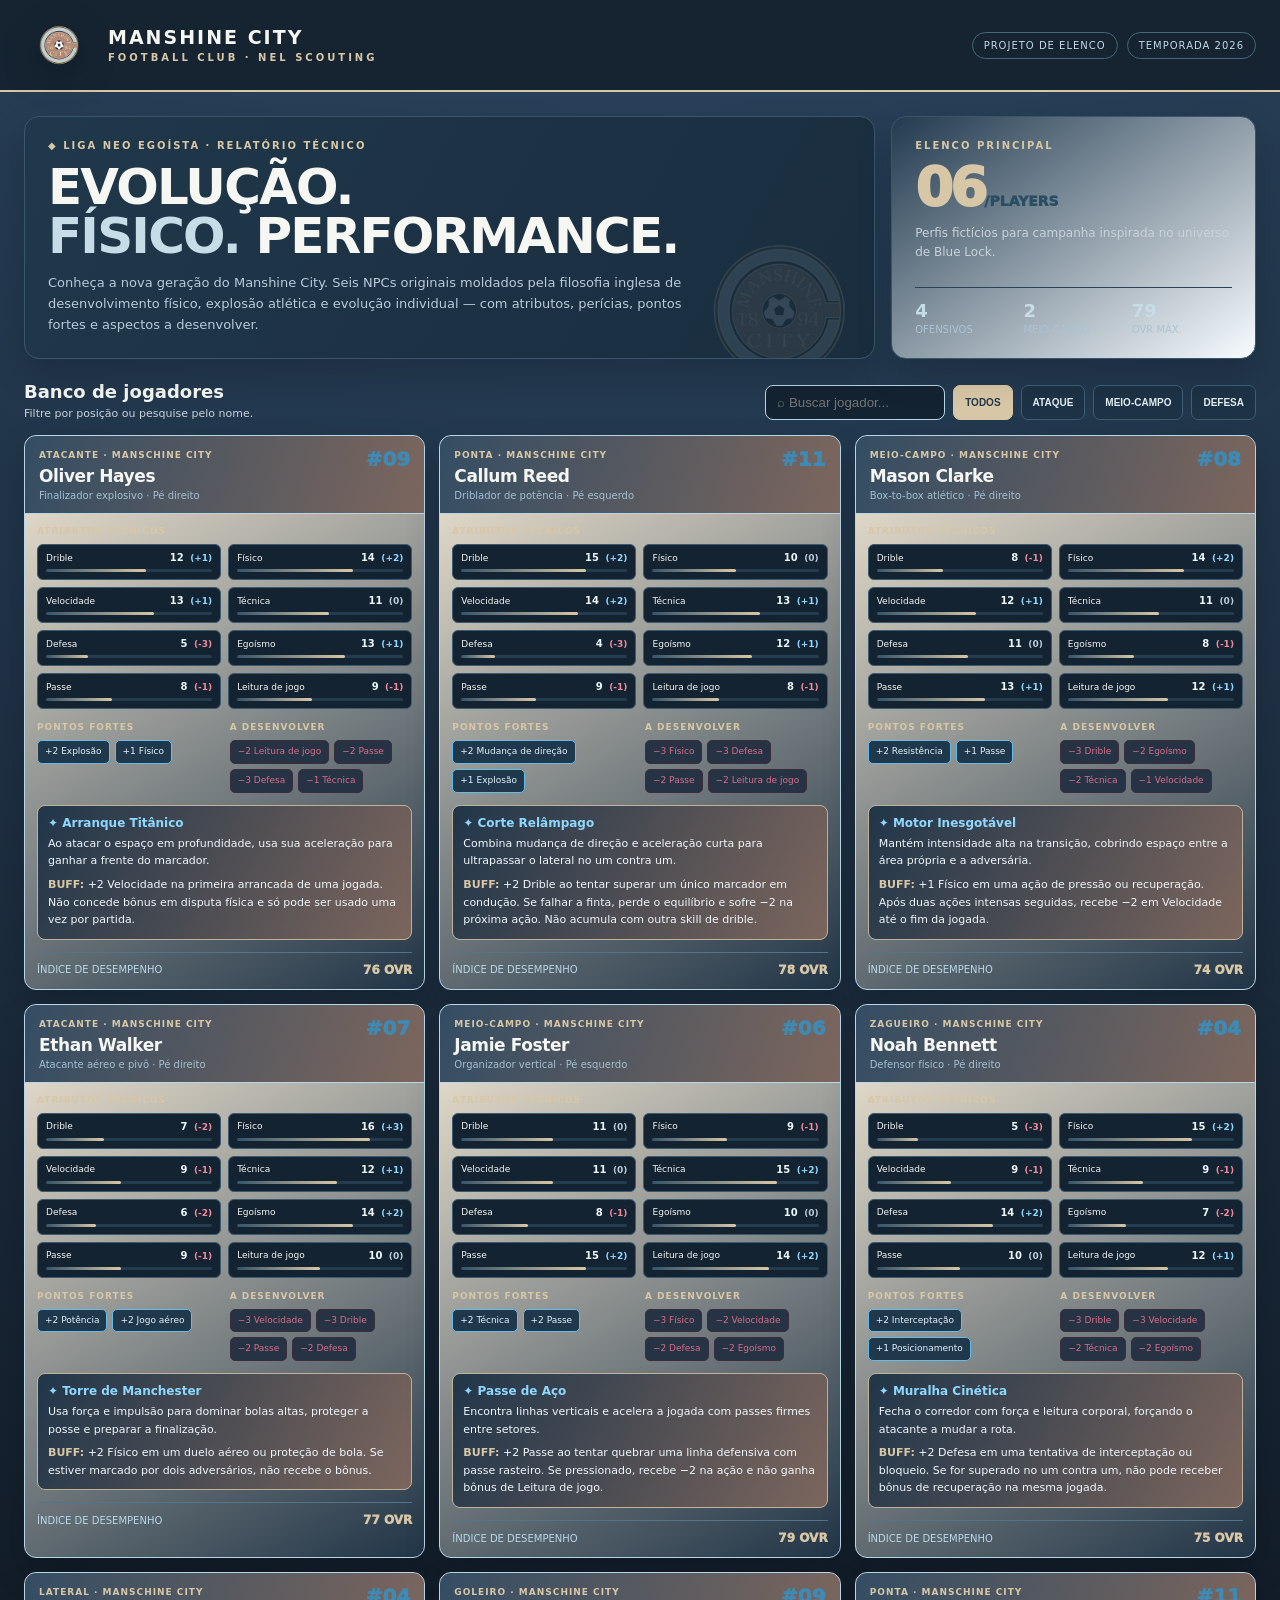
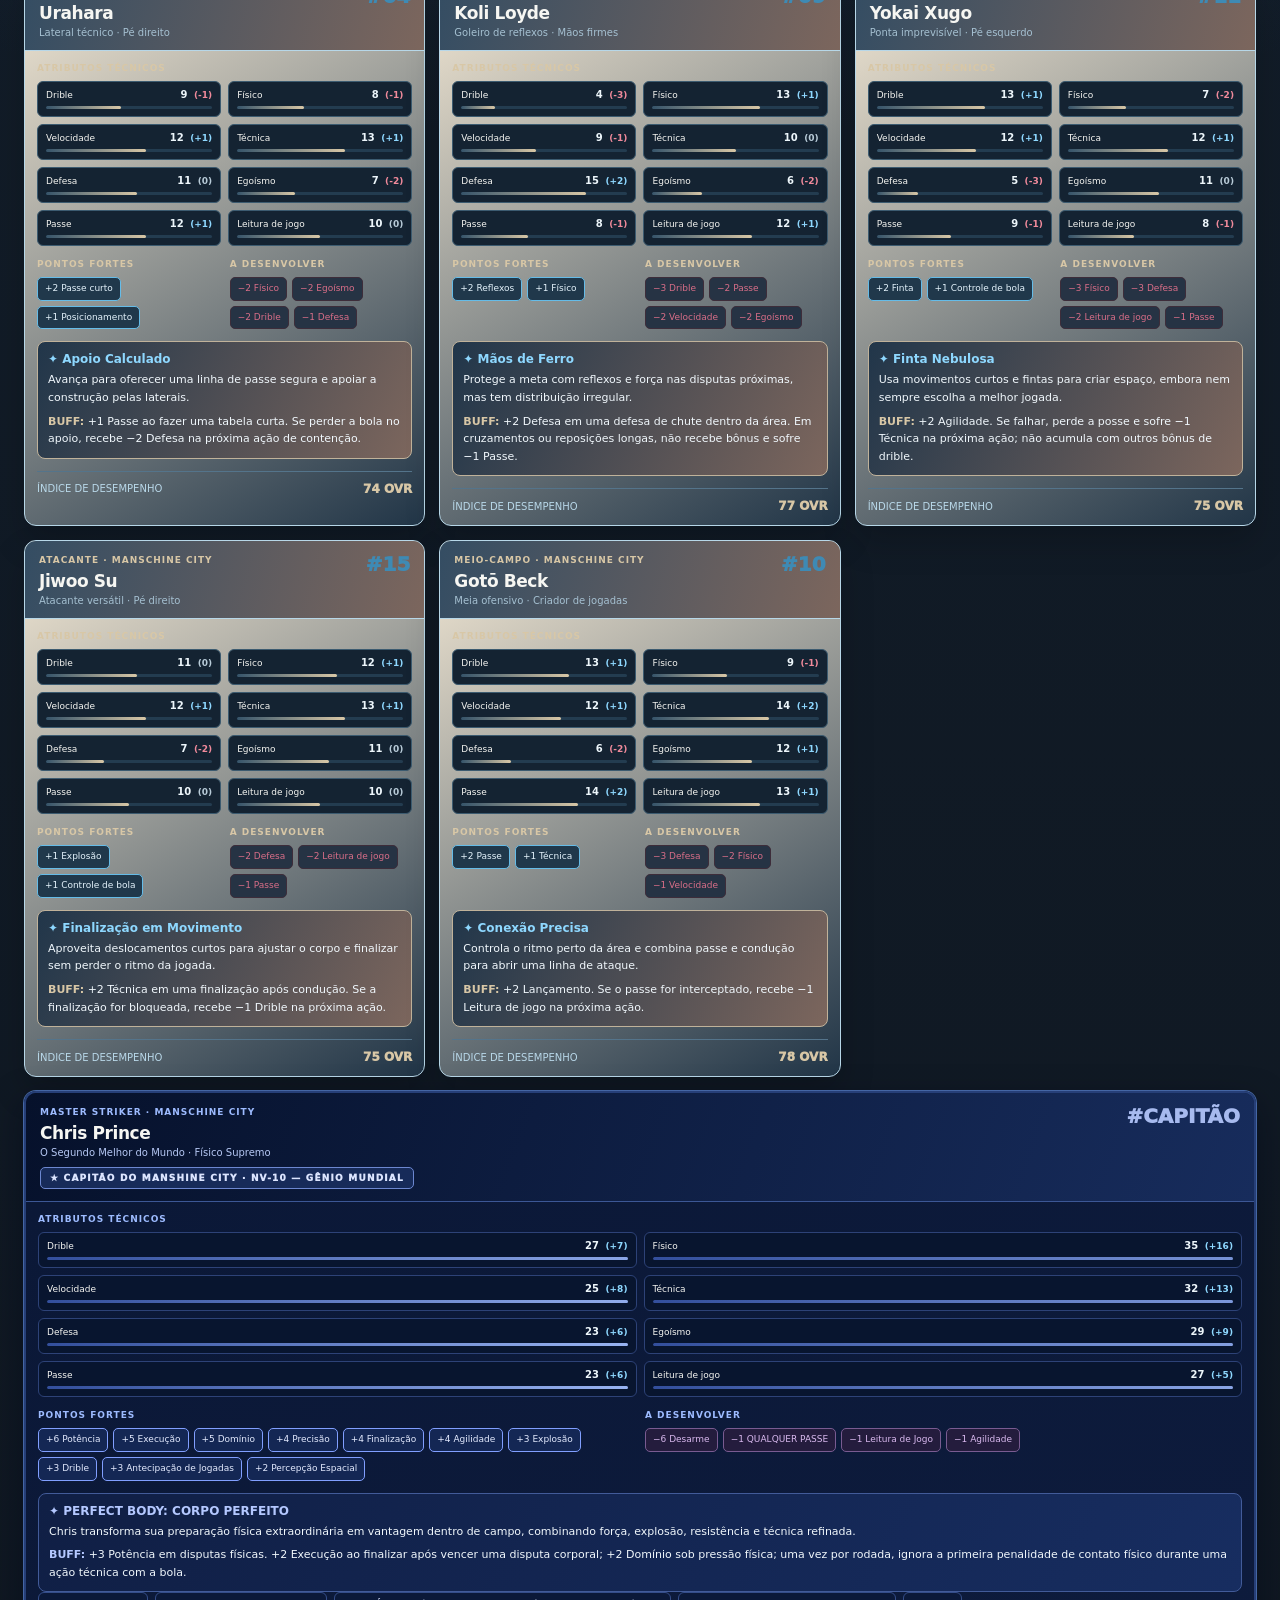
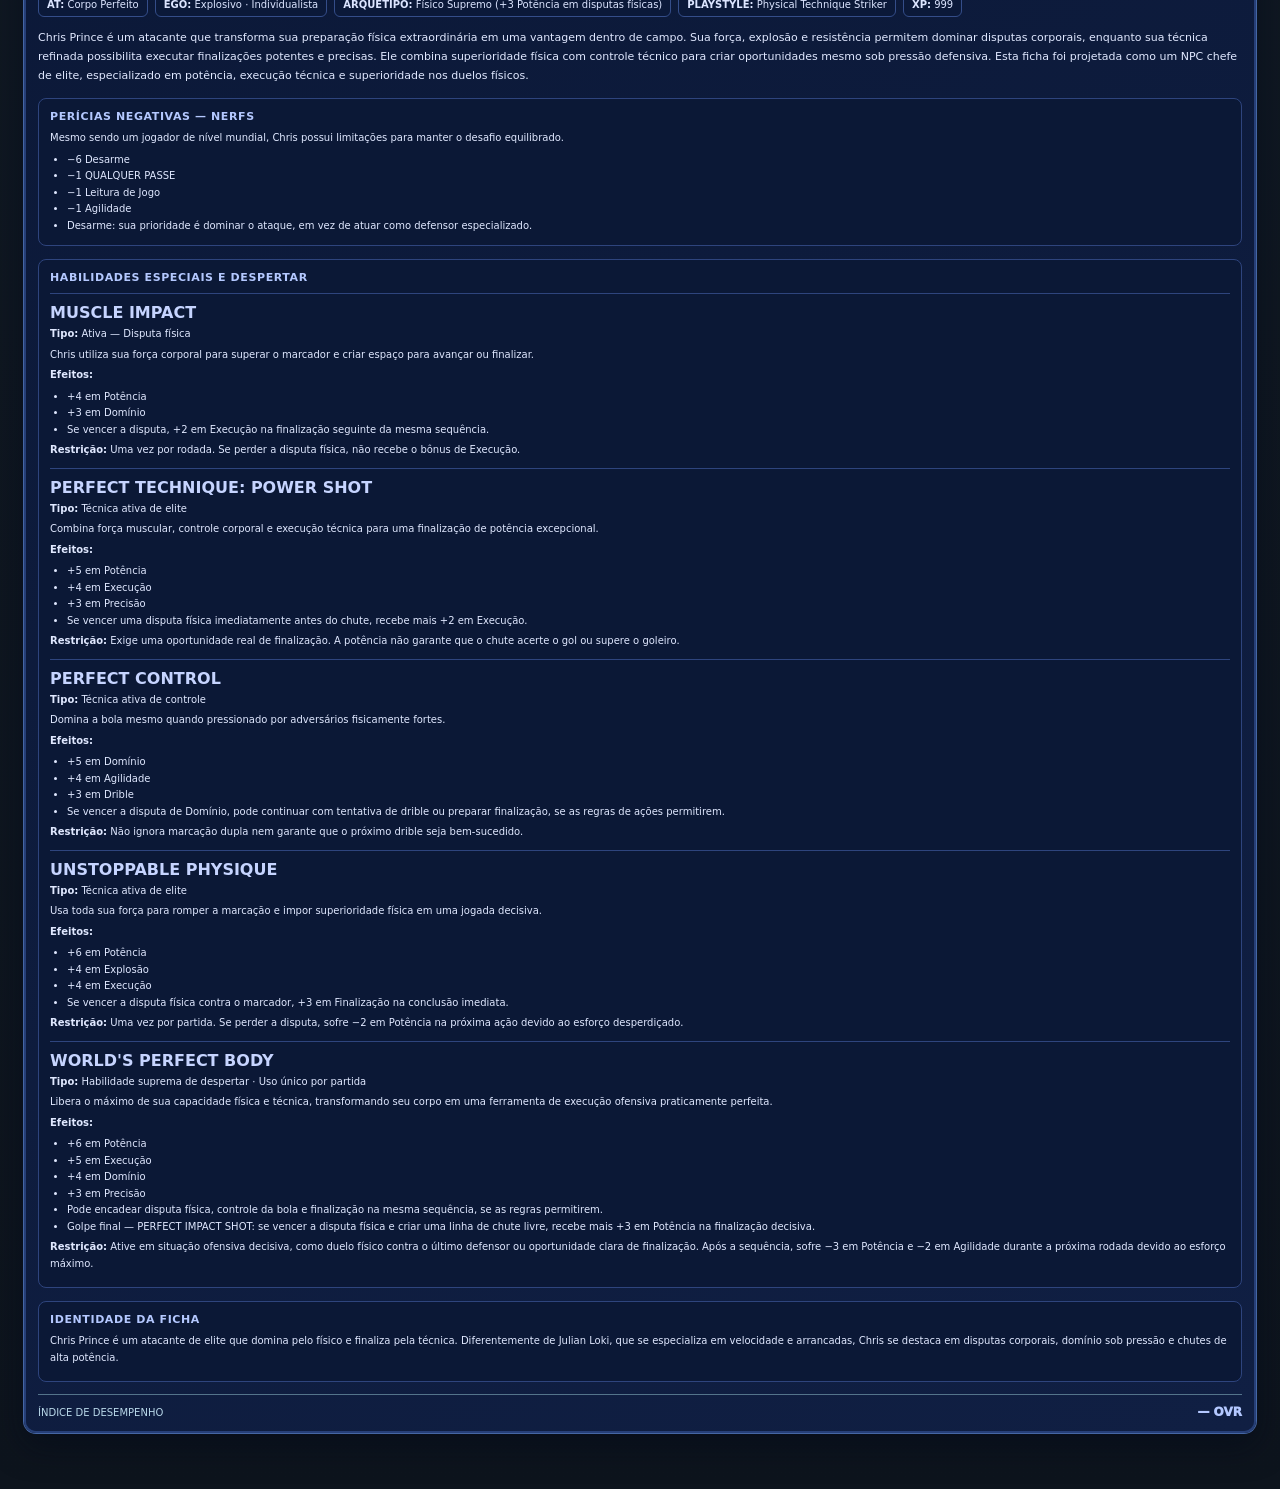
<file: teams/manshine/index.html>
<!DOCTYPE html>
<html lang="pt-BR"><head><meta charset="UTF-8"><meta name="viewport" content="width=device-width, initial-scale=1"><title>Manshine City — NEL Scouting</title>
<style>
:root{--bg:#142332;--panel:#1b2d3e;--panel2:#243d52;--sky:#91d2f2;--gold:#65bce8;--cream:#d9effb;--pink:#8ac9e9;--text:#edf6fb;--muted:#a8c0d0;--line:#3a566b;--green:#4baf91;--red:#d96e88}
*{box-sizing:border-box}body{margin:0;background:radial-gradient(ellipse at 50% -15%,#1c3042 0,transparent 48%),var(--bg);color:var(--text);font-family:Inter,ui-sans-serif,system-ui,-apple-system,"Segoe UI",sans-serif}header{border-bottom:1px solid #344e62;background:#142332ef;position:sticky;top:0;z-index:5;backdrop-filter:blur(14px)}.nav{max-width:1440px;margin:auto;padding:10px 24px;display:flex;align-items:center;gap:14px}.crest{width:48px;height:62px;object-fit:contain}.brand{line-height:1.1}.brand strong{font-size:19px;letter-spacing:2px}.brand small{display:block;color:var(--gold);font-size:10px;letter-spacing:3px;margin-top:5px;font-weight:900}.navright{margin-left:auto;display:flex;gap:9px;align-items:center}.tag{border:1px solid #46677d;border-radius:99px;padding:7px 11px;color:#c2d9e7;font-size:10px;letter-spacing:1px}main{max-width:1440px;margin:auto;padding:24px 24px 56px}.hero{display:grid;grid-template-columns:1.4fr .6fr;gap:16px;align-items:stretch;margin-bottom:22px}.hero-copy,.season-card{border:1px solid #3a566b;border-radius:15px;background:linear-gradient(120deg,#20384b,#192d3e);padding:23px;position:relative;overflow:hidden}.eyebrow{color:var(--gold);font-size:10px;letter-spacing:2px;font-weight:900}.hero h1{font-size:clamp(30px,4vw,50px);line-height:.98;margin:12px 0 12px;letter-spacing:-1.8px}.hero h1 span{color:var(--sky)}.hero p{max-width:650px;color:#b8cbd8;line-height:1.6;margin:0;font-size:13px}.hero-mark{position:absolute;width:190px;height:245px;right:0;bottom:-75px;opacity:.12;object-fit:contain}.season-card{display:flex;flex-direction:column;justify-content:space-between;background:linear-gradient(145deg,#233b4f,#f7fcff)}.season-card .number{font-size:54px;font-weight:950;letter-spacing:-3px;color:var(--gold);margin:5px 0}.season-card .number small{font-size:14px;color:#294d63;letter-spacing:0}.season-card p{color:var(--muted);font-size:12px}.mini-stats{display:flex;gap:8px;margin-top:12px;border-top:1px solid #2a4358;padding-top:12px}.mini-stats div{flex:1;font-size:10px;color:#aac4d4}.mini-stats b{display:block;color:var(--sky);font-size:18px;margin-bottom:3px}.section-head{display:flex;align-items:end;gap:16px;margin:18px 0 15px}.section-head h2{font-size:18px;margin:0}.section-head p{font-size:11px;color:var(--muted);margin:5px 0 0}.tools{margin-left:auto;display:flex;gap:8px;flex-wrap:wrap}.tools input{width:180px;background:#142332;color:var(--text);border:1px solid #b7d7e8;border-radius:8px;padding:9px 11px;outline:none}.tools button{border:1px solid #3d6077;border-radius:7px;background:#1d3245;color:#e1eef6;padding:8px 11px;font-weight:800;font-size:10px;cursor:pointer}.tools button.active,.tools button:hover{background:var(--gold);border-color:var(--gold);color:#20384b}.grid{display:grid;grid-template-columns:repeat(3,minmax(0,1fr));gap:14px}.player{border:1px solid #b7d7e8;border-radius:12px;background:linear-gradient(150deg,#f5fbff,#1c3042);overflow:hidden;min-width:0}.player-top{padding:14px 14px 12px;border-bottom:1px solid #b7d7e8;position:relative;background:linear-gradient(105deg,#243d52,#111824)}.position{color:var(--gold);font-size:9px;letter-spacing:1px;font-weight:900}.number-shirt{position:absolute;right:14px;top:11px;color:#398fbe;font-size:20px;font-weight:950;opacity:.9}.player h3{margin:6px 0 4px;font-size:17px;letter-spacing:-.4px}.subtitle{color:#a5c0d1;font-size:10px}.player-body{padding:12px}.label{font-size:9px;color:var(--gold);font-weight:900;letter-spacing:1px;margin-bottom:8px}.attrs{display:grid;grid-template-columns:1fr 1fr;gap:7px}.attr{border:1px solid #3c5b70;border-radius:6px;padding:7px 8px;background:#142332}.attrline{display:flex;justify-content:space-between;gap:5px;font-size:9px;align-items:center}.attrline b{font-size:10px;color:#edf6fb;white-space:nowrap}.attrmod{font-size:9px;font-weight:900;color:#8ed8ff;margin-left:3px;white-space:nowrap}.attrmod.negative{color:#f08a9b}.attrmod.zero{color:#b8cbd8}.bar{height:3px;background:#233c50;border-radius:9px;margin-top:6px;overflow:hidden}.bar span{display:block;height:100%;background:linear-gradient(90deg,#36546a,var(--gold));border-radius:9px}.twocol{display:grid;grid-template-columns:1fr 1fr;gap:10px;margin-top:13px}.pills{display:flex;flex-wrap:wrap;gap:5px}.pill{border:1px solid #3a566b;background:#20384b;border-radius:5px;padding:5px 7px;font-size:9px;color:#e4f3fc;line-height:1.3}.pill.good{border-color:#65bce8}.pill.bad{border-color:#3d2d3a;background:#263344;color:#d96e88}.skill{margin-top:12px;padding:10px;border:1px solid #a8c0d0;border-radius:8px;background:linear-gradient(115deg,#20384b,#29475d)}.skill h4{margin:0 0 5px;color:#8ed8ff;font-size:12px}.skill p{margin:0;color:#f0f7fc;font-size:11px;line-height:1.6}.buff{color:var(--gold);font-weight:800}.footer{display:flex;justify-content:space-between;align-items:center;border-top:1px solid #54748b;margin-top:12px;padding-top:10px;color:#b8d7e8;font-size:10px}.ovr{color:var(--gold);font-size:12px;font-weight:950}.empty{display:none;padding:30px;text-align:center;color:var(--muted)}@media(max-width:900px){.grid{grid-template-columns:repeat(2,minmax(0,1fr))}.hero{grid-template-columns:1fr}.section-head{align-items:start;flex-wrap:wrap}.tools{margin-left:0;width:100%}}@media(max-width:580px){.nav{padding:8px 14px}.navright .tag:first-child{display:none}main{padding:16px 12px 35px}.grid{grid-template-columns:1fr}.hero-copy,.season-card{padding:18px}.tools input{flex:1;width:120px}.hero h1{font-size:34px}}

/* Capitão de elite: identidade visual azul-marinho */
.player.captain{grid-column:1/-1;border:2px solid #263f78;background:linear-gradient(145deg,#07142f,#101f45 55%,#172b59);box-shadow:0 0 0 1px #4566a4,0 12px 32px #02081780}
.player.captain .player-top{background:linear-gradient(110deg,#06112b,#172c5c);border-bottom:1px solid #3c5795}
.player.captain .position,.player.captain .label{color:#9dbbff}
.player.captain .number-shirt{color:#b7caff}
.player.captain .subtitle{color:#b6c8f4}
.player.captain .player-body{background:linear-gradient(150deg,#0b1837,#101f43)}
.player.captain .attr{background:#08152f;border-color:#2d4277}
.player.captain .bar{background:#1b2c55}.player.captain .bar span{background:linear-gradient(90deg,#334f9c,#a8c3ff)}
.player.captain .pill{background:#142754;border-color:#405b9a;color:#e4ebff}
.player.captain .pill.good{border-color:#819fff}.player.captain .pill.bad{background:#241c3d;border-color:#795b91;color:#d9b9ef}
.player.captain .skill{background:linear-gradient(120deg,#101f45,#172d60);border-color:#425b99}
.player.captain .skill h4{color:#b4c8ff}.player.captain .buff,.player.captain .ovr{color:#b4c8ff}
.captain-banner{display:inline-block;margin-top:9px;padding:5px 9px;border:1px solid #6c87d0;border-radius:5px;color:#dce5ff;background:#172b59;font-size:9px;font-weight:950;letter-spacing:1.2px}
.captain-meta{display:flex;flex-wrap:wrap;gap:7px;margin:0 0 12px}.captain-meta span{font-size:10px;padding:6px 8px;border:1px solid #344d89;border-radius:6px;background:#0b1939;color:#dce5ff}
.captain-bio{font-size:11px;line-height:1.7;color:#e0e8ff;margin:0 0 12px}.captain-section{margin-top:13px;padding:11px;border:1px solid #2e447d;border-radius:8px;background:#0b1836}.captain-section h4{font-size:11px;color:#b4c8ff;margin:0 0 7px;letter-spacing:.6px}.captain-section p,.captain-section li{font-size:10px;line-height:1.65;color:#e0e8ff}.captain-section p{margin:4px 0}.captain-section ul{margin:5px 0 0;padding-left:17px}.captain-skill{margin-top:9px;padding-top:9px;border-top:1px solid #2e447d}.captain-skill strong{color:#c6d4ff}

/* ajuste visual inspirado no escudo */
:root{--bg:#14202d;--panel:#223547;--panel2:#2b4155;--sky:#c6dde8;--gold:#d8c7a6;--cream:#efe5d3;--pink:#b9948a;--text:#f6f6f2;--muted:#c8d2da;--line:#54697b;--green:#92c9d2;--red:#b77b87}
body{background:radial-gradient(circle at 50% -15%,#31506e 0,transparent 45%),linear-gradient(180deg,#14202d,#0d141d)}
header{background:#162331f2;border-bottom:2px solid #d8c7a6}
.crest-image{width:70px;height:70px;object-fit:contain;filter:drop-shadow(0 10px 18px rgba(0,0,0,.33))}
.hero-copy,.season-card,.player{box-shadow:0 16px 34px rgba(0,0,0,.18)}
.player-top{background:linear-gradient(105deg,#344d63,#7c665d)}
.player{background:linear-gradient(150deg,#f4e9d5,#213547)}
.skill{background:linear-gradient(115deg,#21364a,#7c665d);border-color:#c0b29a}

</style></head><body>
<header><div class="nav"><img class="crest crest-image" src="../../assets/crests/manshine.png" alt="Escudo Manshine City"><div class="brand"><strong>MANSHINE CITY</strong><small>FOOTBALL CLUB · NEL SCOUTING</small></div><div class="navright"><span class="tag">PROJETO DE ELENCO</span><span class="tag">TEMPORADA 2026</span></div></div></header>
<main><section class="hero"><div class="hero-copy"><div class="eyebrow">◆ LIGA NEO EGOÍSTA · RELATÓRIO TÉCNICO</div><h1>EVOLUÇÃO.<br><span>FÍSICO.</span> PERFORMANCE.</h1><p>Conheça a nova geração do Manshine City. Seis NPCs originais moldados pela filosofia inglesa de desenvolvimento físico, explosão atlética e evolução individual — com atributos, perícias, pontos fortes e aspectos a desenvolver.</p><img class="hero-mark" src="[data-uri]" alt=""></div><div class="season-card"><div><div class="eyebrow">ELENCO PRINCIPAL</div><div class="number">06<small>/PLAYERS</small></div><p>Perfis fictícios para campanha inspirada no universo de Blue Lock.</p></div><div class="mini-stats"><div><b>4</b>OFENSIVOS</div><div><b>2</b>MEIO-CAMPO</div><div><b>79</b>OVR MÁX.</div></div></div></section>
<div class="section-head"><div><h2>Banco de jogadores</h2><p>Filtre por posição ou pesquise pelo nome.</p></div><div class="tools"><input id="search" placeholder="⌕ Buscar jogador..." aria-label="Buscar jogador"><button class="active" data-filter="Todos">TODOS</button><button data-filter="Ataque">ATAQUE</button><button data-filter="Meio-campo">MEIO-CAMPO</button><button data-filter="Defesa">DEFESA</button></div></div>
<section class="grid" id="players"></section><div class="empty" id="empty">Nenhum jogador encontrado com esse filtro.</div>
</main><script>
const players=[
{name:'Oliver Hayes',num:'09',pos:'ATACANTE · MANSCHINE CITY',role:'Finalizador explosivo · Pé direito',type:'Ataque',ovr:76,attrs:{'Drible':12,'Físico':14,'Velocidade':13,'Técnica':11,'Defesa':5,'Egoísmo':13,'Passe':8,'Leitura de jogo':9},good:['+2 Explosão','+1 Físico'],bad:['−2 Leitura de jogo','−2 Passe','−3 Defesa','−1 Técnica'],skill:'Arranque Titânico',desc:'Ao atacar o espaço em profundidade, usa sua aceleração para ganhar a frente do marcador.',buff:'+2 Velocidade na primeira arrancada de uma jogada. Não concede bônus em disputa física e só pode ser usado uma vez por partida.'},
{name:'Callum Reed',num:'11',pos:'PONTA · MANSCHINE CITY',role:'Driblador de potência · Pé esquerdo',type:'Ataque',ovr:78,attrs:{'Drible':15,'Físico':10,'Velocidade':14,'Técnica':13,'Defesa':4,'Egoísmo':12,'Passe':9,'Leitura de jogo':8},good:['+2 Mudança de direção','+1 Explosão'],bad:['−3 Físico','−3 Defesa','−2 Passe','−2 Leitura de jogo'],skill:'Corte Relâmpago',desc:'Combina mudança de direção e aceleração curta para ultrapassar o lateral no um contra um.',buff:'+2 Drible ao tentar superar um único marcador em condução. Se falhar a finta, perde o equilíbrio e sofre −2 na próxima ação. Não acumula com outra skill de drible.'},
{name:'Mason Clarke',num:'08',pos:'MEIO-CAMPO · MANSCHINE CITY',role:'Box-to-box atlético · Pé direito',type:'Meio-campo',ovr:74,attrs:{'Drible':8,'Físico':14,'Velocidade':12,'Técnica':11,'Defesa':11,'Egoísmo':8,'Passe':13,'Leitura de jogo':12},good:['+2 Resistência','+1 Passe'],bad:['−3 Drible','−2 Egoísmo','−2 Técnica','−1 Velocidade'],skill:'Motor Inesgotável',desc:'Mantém intensidade alta na transição, cobrindo espaço entre a área própria e a adversária.',buff:'+1 Físico em uma ação de pressão ou recuperação. Após duas ações intensas seguidas, recebe −2 em Velocidade até o fim da jogada.'},
{name:'Ethan Walker',num:'07',pos:'ATACANTE · MANSCHINE CITY',role:'Atacante aéreo e pivô · Pé direito',type:'Ataque',ovr:77,attrs:{'Drible':7,'Físico':16,'Velocidade':9,'Técnica':12,'Defesa':6,'Egoísmo':14,'Passe':9,'Leitura de jogo':10},good:['+2 Potência','+2 Jogo aéreo'],bad:['−3 Velocidade','−3 Drible','−2 Passe','−2 Defesa'],skill:'Torre de Manchester',desc:'Usa força e impulsão para dominar bolas altas, proteger a posse e preparar a finalização.',buff:'+2 Físico em um duelo aéreo ou proteção de bola. Se estiver marcado por dois adversários, não recebe o bônus.'},
{name:'Jamie Foster',num:'06',pos:'MEIO-CAMPO · MANSCHINE CITY',role:'Organizador vertical · Pé esquerdo',type:'Meio-campo',ovr:79,attrs:{'Drible':11,'Físico':9,'Velocidade':11,'Técnica':15,'Defesa':8,'Egoísmo':10,'Passe':15,'Leitura de jogo':14},good:['+2 Técnica','+2 Passe'],bad:['−3 Físico','−2 Velocidade','−2 Defesa','−2 Egoísmo'],skill:'Passe de Aço',desc:'Encontra linhas verticais e acelera a jogada com passes firmes entre setores.',buff:'+2 Passe ao tentar quebrar uma linha defensiva com passe rasteiro. Se pressionado, recebe −2 na ação e não ganha bônus de Leitura de jogo.'},
{name:'Noah Bennett',num:'04',pos:'ZAGUEIRO · MANSCHINE CITY',role:'Defensor físico · Pé direito',type:'Defesa',ovr:75,attrs:{'Drible':5,'Físico':15,'Velocidade':9,'Técnica':9,'Defesa':14,'Egoísmo':7,'Passe':10,'Leitura de jogo':12},good:['+2 Interceptação','+1 Posicionamento'],bad:['−3 Drible','−3 Velocidade','−2 Técnica','−2 Egoísmo'],skill:'Muralha Cinética',desc:'Fecha o corredor com força e leitura corporal, forçando o atacante a mudar a rota.',buff:'+2 Defesa em uma tentativa de interceptação ou bloqueio. Se for superado no um contra um, não pode receber bônus de recuperação na mesma jogada.'},
{name:'Urahara',num:'04',pos:'LATERAL · MANSCHINE CITY',role:'Lateral técnico · Pé direito',type:'Defesa',ovr:74,attrs:{'Drible':9,'Físico':8,'Velocidade':12,'Técnica':13,'Defesa':11,'Egoísmo':7,'Passe':12,'Leitura de jogo':10},good:['+2 Passe curto','+1 Posicionamento'],bad:['−2 Físico','−2 Egoísmo','−2 Drible','−1 Defesa'],skill:'Apoio Calculado',desc:'Avança para oferecer uma linha de passe segura e apoiar a construção pelas laterais.',buff:'+1 Passe ao fazer uma tabela curta. Se perder a bola no apoio, recebe −2 Defesa na próxima ação de contenção.'},
{name:'Koli Loyde',num:'09',pos:'GOLEIRO · MANSCHINE CITY',role:'Goleiro de reflexos · Mãos firmes',type:'Defesa',ovr:77,attrs:{'Drible':4,'Físico':13,'Velocidade':9,'Técnica':10,'Defesa':15,'Egoísmo':6,'Passe':8,'Leitura de jogo':12},good:['+2 Reflexos','+1 Físico'],bad:['−3 Drible','−2 Passe','−2 Velocidade','−2 Egoísmo'],skill:'Mãos de Ferro',desc:'Protege a meta com reflexos e força nas disputas próximas, mas tem distribuição irregular.',buff:'+2 Defesa em uma defesa de chute dentro da área. Em cruzamentos ou reposições longas, não recebe bônus e sofre −1 Passe.'},
{name:'Yokai Xugo',num:'11',pos:'PONTA · MANSCHINE CITY',role:'Ponta imprevisível · Pé esquerdo',type:'Ataque',ovr:75,attrs:{'Drible':13,'Físico':7,'Velocidade':12,'Técnica':12,'Defesa':5,'Egoísmo':11,'Passe':9,'Leitura de jogo':8},good:['+2 Finta','+1 Controle de bola'],bad:['−3 Físico','−3 Defesa','−2 Leitura de jogo','−1 Passe'],skill:'Finta Nebulosa',desc:'Usa movimentos curtos e fintas para criar espaço, embora nem sempre escolha a melhor jogada.',buff:'+2 Agilidade. Se falhar, perde a posse e sofre −1 Técnica na próxima ação; não acumula com outros bônus de drible.'},
{name:'Jiwoo Su',num:'15',pos:'ATACANTE · MANSCHINE CITY',role:'Atacante versátil · Pé direito',type:'Ataque',ovr:75,attrs:{'Drible':11,'Físico':12,'Velocidade':12,'Técnica':13,'Defesa':7,'Egoísmo':11,'Passe':10,'Leitura de jogo':10},good:['+1 Explosão','+1 Controle de bola'],bad:['−2 Defesa','−2 Leitura de jogo','−1 Passe'],skill:'Finalização em Movimento',desc:'Aproveita deslocamentos curtos para ajustar o corpo e finalizar sem perder o ritmo da jogada.',buff:'+2 Técnica em uma finalização após condução. Se a finalização for bloqueada, recebe −1 Drible na próxima ação.'},
{name:'Gotō Beck',num:'10',pos:'MEIO-CAMPO · MANSCHINE CITY',role:'Meia ofensivo · Criador de jogadas',type:'Meio-campo',ovr:78,attrs:{'Drible':13,'Físico':9,'Velocidade':12,'Técnica':14,'Defesa':6,'Egoísmo':12,'Passe':14,'Leitura de jogo':13},good:['+2 Passe','+1 Técnica'],bad:['−3 Defesa','−2 Físico','−1 Velocidade'],skill:'Conexão Precisa',desc:'Controla o ritmo perto da área e combina passe e condução para abrir uma linha de ataque.',buff:'+2 Lançamento. Se o passe for interceptado, recebe −1 Leitura de jogo na próxima ação.'},{name:'Chris Prince',num:'CAPITÃO',pos:'MASTER STRIKER · MANSCHINE CITY',role:'O Segundo Melhor do Mundo · Físico Supremo',type:'Ataque',ovr:'—',captain:true,attrs:{'Drible':27,'Físico':35,'Velocidade':25,'Técnica':32,'Defesa':23,'Egoísmo':29,'Passe':23,'Leitura de jogo':27},mods:{'Drible':'+7','Físico':'+16','Velocidade':'+8','Técnica':'+13','Defesa':'+6','Egoísmo':'+9','Passe':'+6','Leitura de jogo':'+5'},good:['+6 Potência','+5 Execução','+5 Domínio','+4 Precisão','+4 Finalização','+4 Agilidade','+3 Explosão','+3 Drible','+3 Antecipação de Jogadas','+2 Percepção Espacial'],bad:['−6 Desarme','−1 QUALQUER PASSE','−1 Leitura de Jogo','−1 Agilidade'],skill:'PERFECT BODY: CORPO PERFEITO',desc:'Chris transforma sua preparação física extraordinária em vantagem dentro de campo, combinando força, explosão, resistência e técnica refinada.',buff:'+3 Potência em disputas físicas. +2 Execução ao finalizar após vencer uma disputa corporal; +2 Domínio sob pressão física; uma vez por rodada, ignora a primeira penalidade de contato físico durante uma ação técnica com a bola.',details:{at:'Corpo Perfeito',ego:'Explosivo · Individualista',arquetipo:'Físico Supremo (+3 Potência em disputas físicas)',playstyle:'Physical Technique Striker',bio:'Chris Prince é um atacante que transforma sua preparação física extraordinária em uma vantagem dentro de campo. Sua força, explosão e resistência permitem dominar disputas corporais, enquanto sua técnica refinada possibilita executar finalizações potentes e precisas. Ele combina superioridade física com controle técnico para criar oportunidades mesmo sob pressão defensiva. Esta ficha foi projetada como um NPC chefe de elite, especializado em potência, execução técnica e superioridade nos duelos físicos.',skills:[{name:'MUSCLE IMPACT',type:'Ativa — Disputa física',desc:'Chris utiliza sua força corporal para superar o marcador e criar espaço para avançar ou finalizar.',effects:['+4 em Potência','+3 em Domínio','Se vencer a disputa, +2 em Execução na finalização seguinte da mesma sequência.'],limit:'Uma vez por rodada. Se perder a disputa física, não recebe o bônus de Execução.'},{name:'PERFECT TECHNIQUE: POWER SHOT',type:'Técnica ativa de elite',desc:'Combina força muscular, controle corporal e execução técnica para uma finalização de potência excepcional.',effects:['+5 em Potência','+4 em Execução','+3 em Precisão','Se vencer uma disputa física imediatamente antes do chute, recebe mais +2 em Execução.'],limit:'Exige uma oportunidade real de finalização. A potência não garante que o chute acerte o gol ou supere o goleiro.'},{name:'PERFECT CONTROL',type:'Técnica ativa de controle',desc:'Domina a bola mesmo quando pressionado por adversários fisicamente fortes.',effects:['+5 em Domínio','+4 em Agilidade','+3 em Drible','Se vencer a disputa de Domínio, pode continuar com tentativa de drible ou preparar finalização, se as regras de ações permitirem.'],limit:'Não ignora marcação dupla nem garante que o próximo drible seja bem-sucedido.'},{name:'UNSTOPPABLE PHYSIQUE',type:'Técnica ativa de elite',desc:'Usa toda sua força para romper a marcação e impor superioridade física em uma jogada decisiva.',effects:['+6 em Potência','+4 em Explosão','+4 em Execução','Se vencer a disputa física contra o marcador, +3 em Finalização na conclusão imediata.'],limit:'Uma vez por partida. Se perder a disputa, sofre −2 em Potência na próxima ação devido ao esforço desperdiçado.'},{name:"WORLD'S PERFECT BODY",type:'Habilidade suprema de despertar · Uso único por partida',desc:'Libera o máximo de sua capacidade física e técnica, transformando seu corpo em uma ferramenta de execução ofensiva praticamente perfeita.',effects:['+6 em Potência','+5 em Execução','+4 em Domínio','+3 em Precisão','Pode encadear disputa física, controle da bola e finalização na mesma sequência, se as regras permitirem.','Golpe final — PERFECT IMPACT SHOT: se vencer a disputa física e criar uma linha de chute livre, recebe mais +3 em Potência na finalização decisiva.'],limit:'Ative em situação ofensiva decisiva, como duelo físico contra o último defensor ou oportunidade clara de finalização. Após a sequência, sofre −3 em Potência e −2 em Agilidade durante a próxima rodada devido ao esforço máximo.'}]}}

];
const attrs=['Drible','Físico','Velocidade','Técnica','Defesa','Egoísmo','Passe','Leitura de jogo'];
function attrModifier(v){if(v<=1)return -5;if(v<=3)return -4;if(v<=5)return -3;if(v<=7)return -2;if(v<=9)return -1;if(v<=11)return 0;if(v<=13)return 1;if(v<=15)return 2;if(v<=17)return 3;if(v<=19)return 4;if(v<=21)return 5;if(v<=23)return 6;if(v<=25)return 7;if(v<=27)return 8;if(v<=29)return 9;return 10;}
function card(p){return `<article class="player ${p.captain?'captain':''}" data-type="${p.type}" data-name="${p.name.toLowerCase()}"><div class="player-top"><div class="position">${p.pos}</div><div class="number-shirt">#${p.num}</div><h3>${p.name}</h3><div class="subtitle">${p.role}</div>${p.captain?'<div class="captain-banner">★ CAPITÃO DO MANSHINE CITY · NV-10 — GÊNIO MUNDIAL</div>':''}</div><div class="player-body"><div class="label">ATRIBUTOS TÉCNICOS</div><div class="attrs">${attrs.map(a=>`<div class="attr"><div class="attrline"><span>${a}</span><b>${p.attrs[a]} <span class="attrmod ${attrModifier(p.attrs[a])<0?'negative':attrModifier(p.attrs[a])===0?'zero':''}">(${p.mods?p.mods[a]:((attrModifier(p.attrs[a])>0?'+':'')+attrModifier(p.attrs[a]))})</span></b></div><div class="bar"><span style="width:${p.attrs[a]*5}%"></span></div></div>`).join('')}</div><div class="twocol"><div><div class="label">PONTOS FORTES</div><div class="pills">${p.good.map(x=>`<span class="pill good">${x}</span>`).join('')}</div></div><div><div class="label">A DESENVOLVER</div><div class="pills">${p.bad.map(x=>`<span class="pill bad">${x}</span>`).join('')}</div></div></div><div class="skill"><h4>✦ ${p.skill}</h4><p>${p.desc}</p><p style="margin-top:6px"><span class="buff">BUFF:</span> ${p.buff}</p></div>${p.captain?`<div class="captain-meta"><span><b>AT:</b> ${p.details.at}</span><span><b>EGO:</b> ${p.details.ego}</span><span><b>ARQUÉTIPO:</b> ${p.details.arquetipo}</span><span><b>PLAYSTYLE:</b> ${p.details.playstyle}</span><span><b>XP:</b> 999</span></div><p class="captain-bio">${p.details.bio}</p><div class="captain-section"><h4>PERÍCIAS NEGATIVAS — NERFS</h4><p>Mesmo sendo um jogador de nível mundial, Chris possui limitações para manter o desafio equilibrado.</p><ul>${p.bad.map(x=>`<li>${x}</li>`).join('')}<li>Desarme: sua prioridade é dominar o ataque, em vez de atuar como defensor especializado.</li></ul></div><div class="captain-section"><h4>HABILIDADES ESPECIAIS E DESPERTAR</h4>${p.details.skills.map(sk=>`<div class="captain-skill"><strong>${sk.name}</strong><p><b>Tipo:</b> ${sk.type}</p><p>${sk.desc}</p><p><b>Efeitos:</b></p><ul>${sk.effects.map(e=>`<li>${e}</li>`).join('')}</ul><p><b>Restrição:</b> ${sk.limit}</p></div>`).join('')}</div><div class="captain-section"><h4>IDENTIDADE DA FICHA</h4><p>Chris Prince é um atacante de elite que domina pelo físico e finaliza pela técnica. Diferentemente de Julian Loki, que se especializa em velocidade e arrancadas, Chris se destaca em disputas corporais, domínio sob pressão e chutes de alta potência.</p></div>`:''}<div class="footer"><span>ÍNDICE DE DESEMPENHO</span><span class="ovr">${p.ovr} OVR</span></div></div></article>`}
const root=document.getElementById('players');root.innerHTML=players.map(card).join('');let filter='Todos';function apply(){const q=document.getElementById('search').value.toLowerCase();let n=0;document.querySelectorAll('.player').forEach(el=>{const ok=(filter==='Todos'||el.dataset.type===filter)&&el.dataset.name.includes(q);el.style.display=ok?'':'none';if(ok)n++});document.getElementById('empty').style.display=n?'none':'block'}document.getElementById('search').addEventListener('input',apply);document.querySelectorAll('[data-filter]').forEach(b=>b.addEventListener('click',()=>{filter=b.dataset.filter;document.querySelectorAll('[data-filter]').forEach(x=>x.classList.toggle('active',x===b));apply()}));
</script></body></html>
</file>
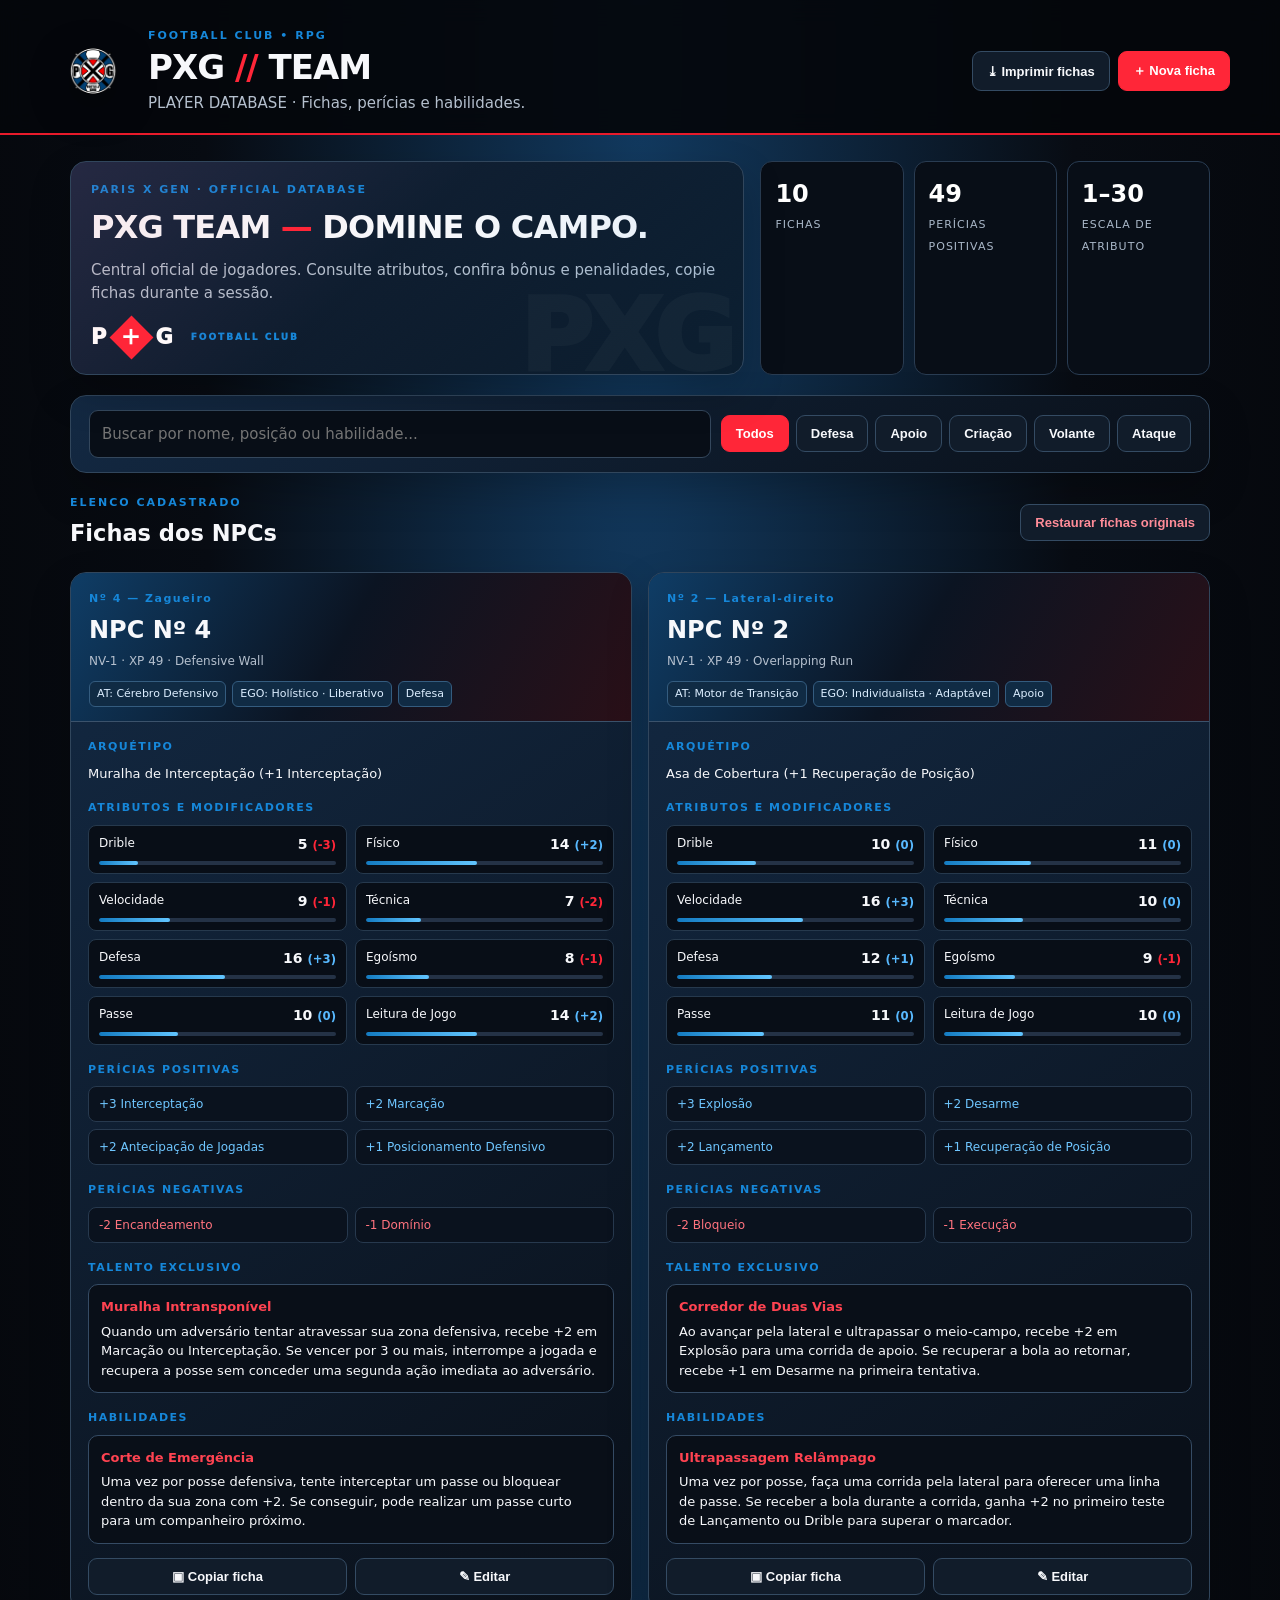
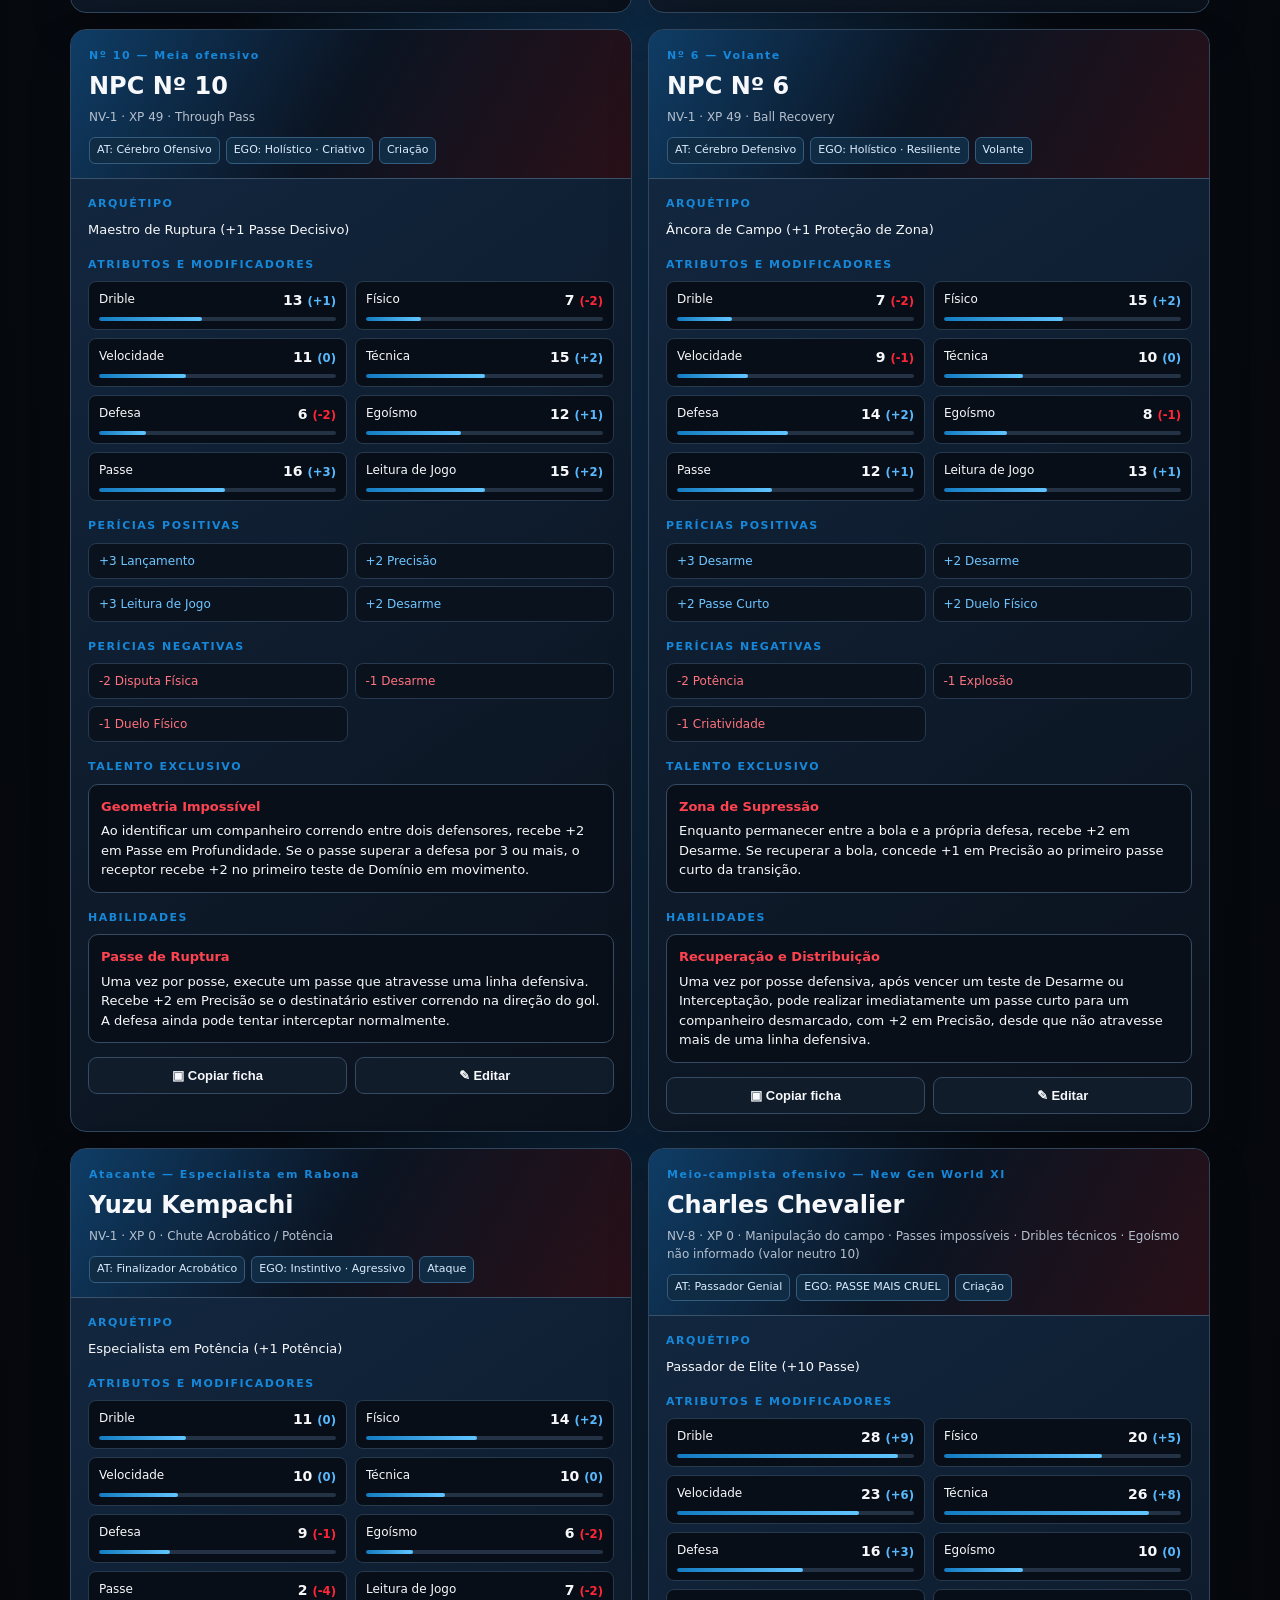
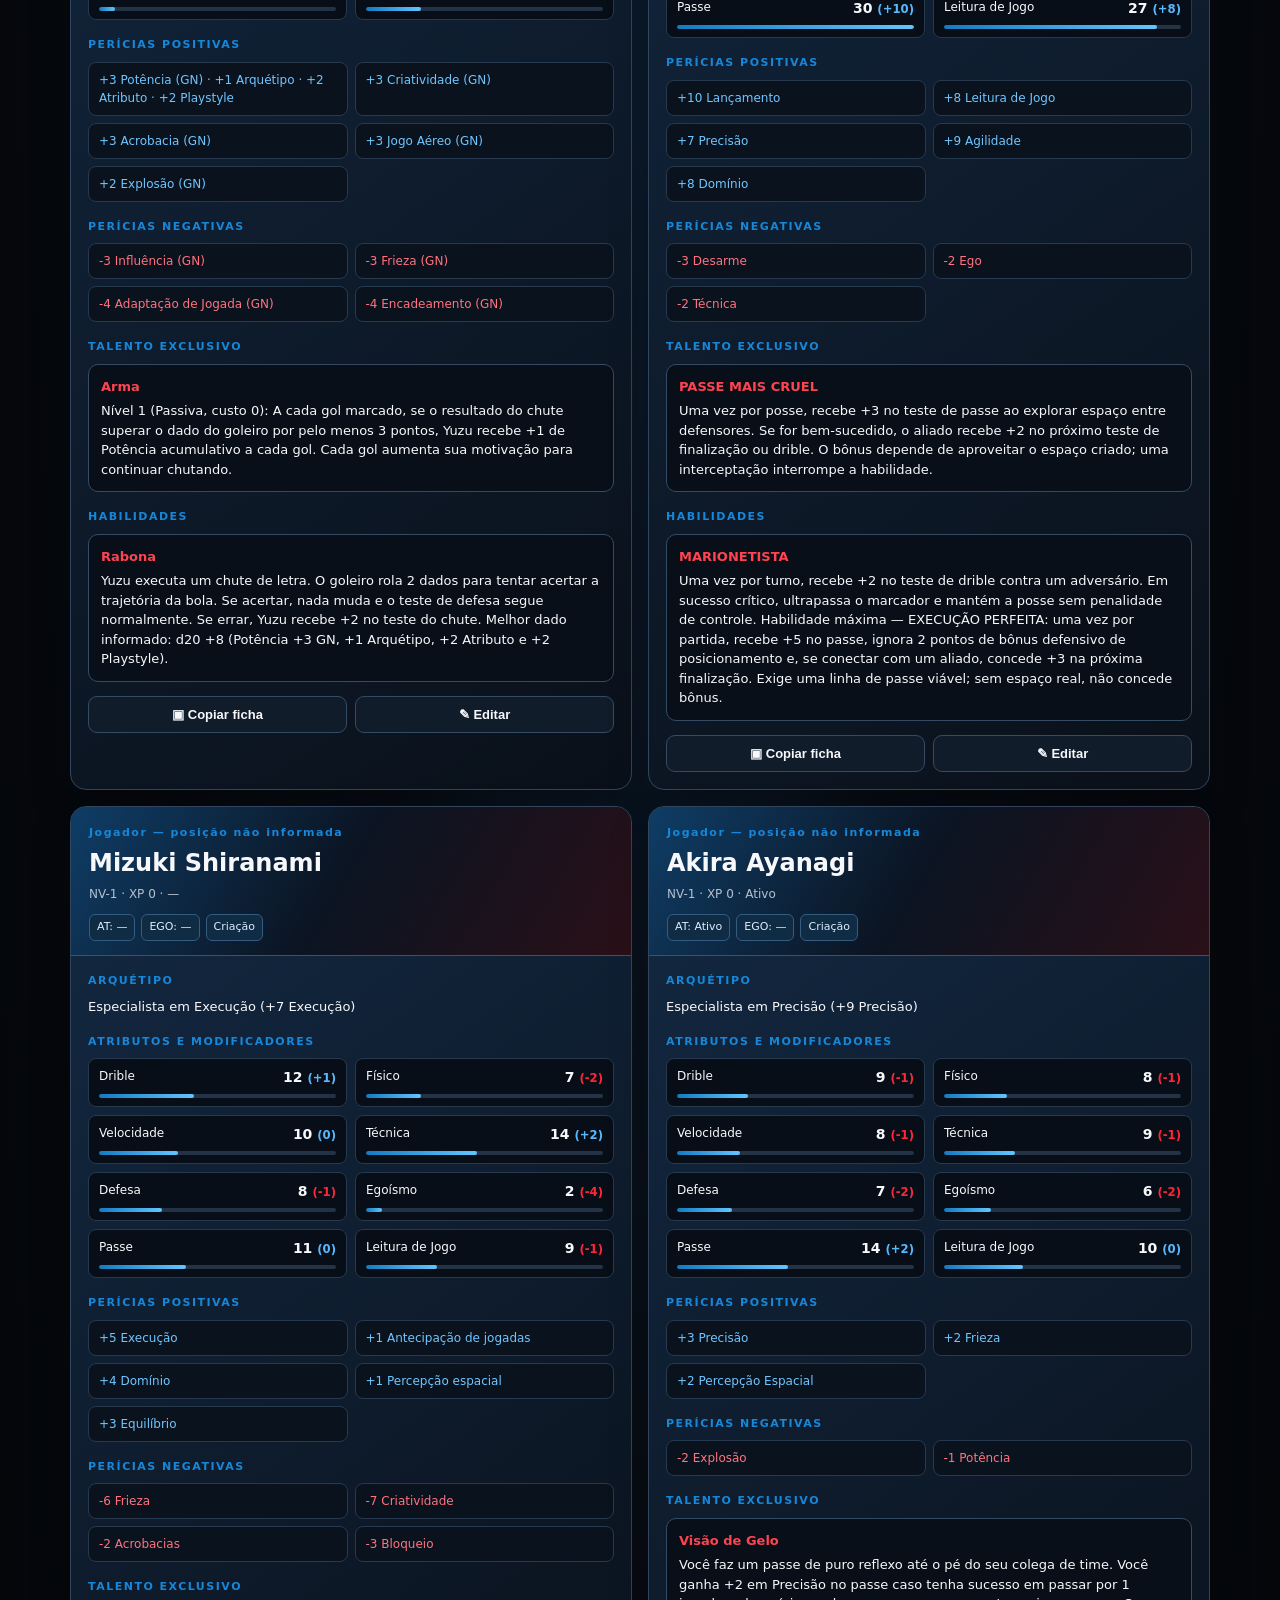
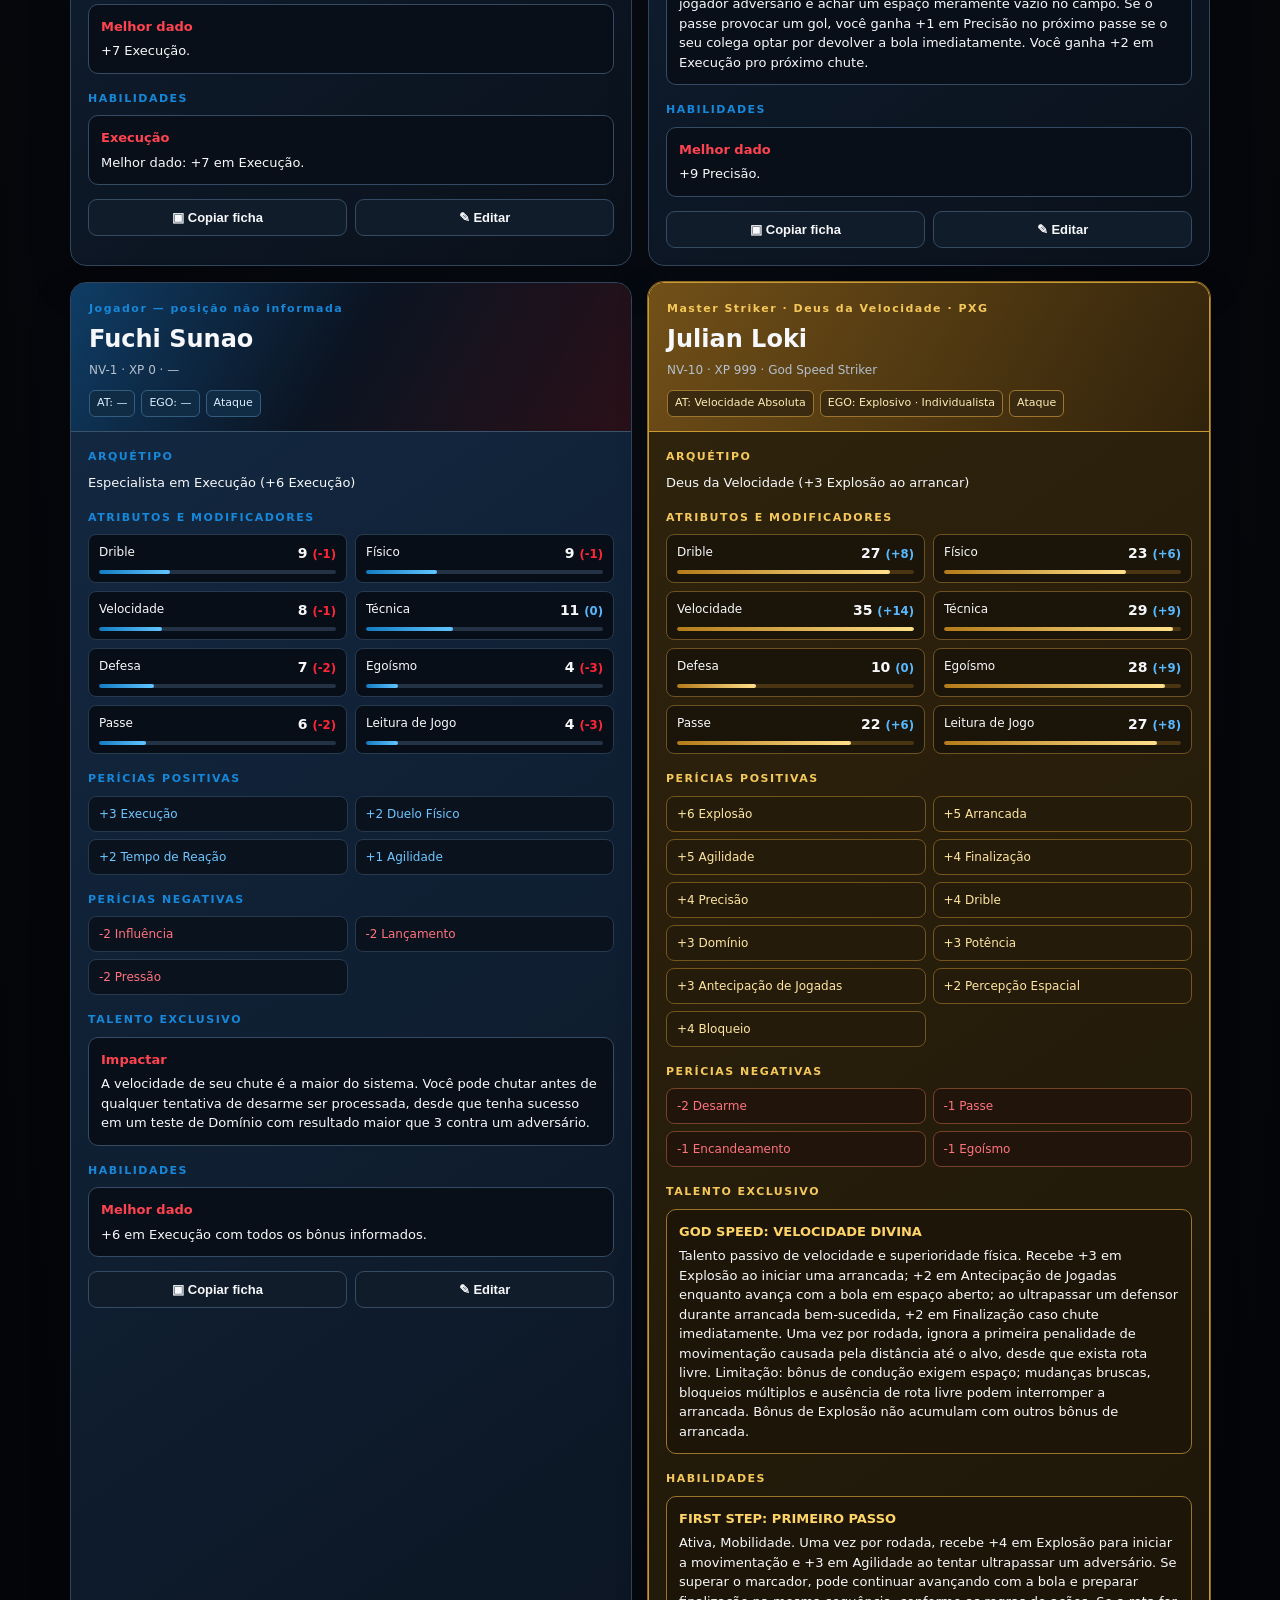
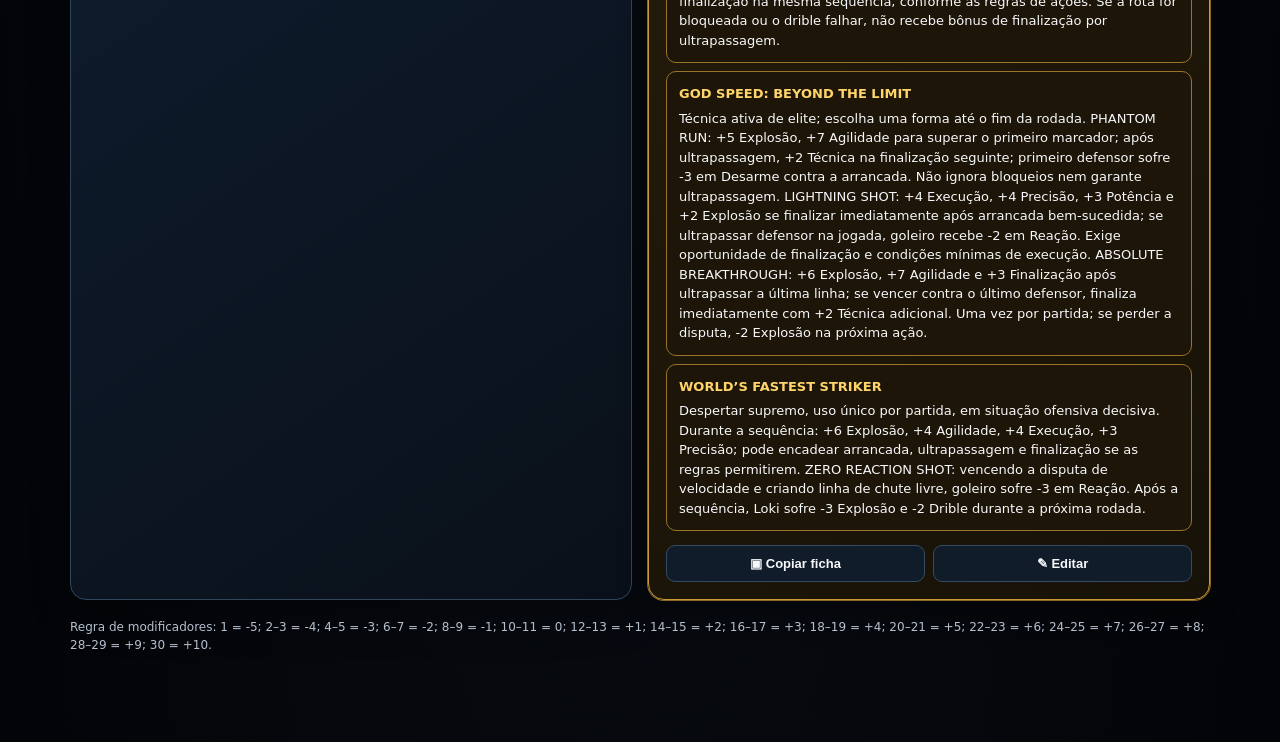
<file: teams/pxg/index.html>
<!DOCTYPE html>
<html lang="pt-BR">
<head>
<meta charset="UTF-8">
<meta name="viewport" content="width=device-width, initial-scale=1">
<title>PXG TEAM — Central de Fichas</title>
<style>
:root{--bg:#07120d;--panel:#101f17;--panel2:#172b20;--line:#2b4937;--green:#b7ff54;--muted:#a6b9ab;--white:#f4f8f3;--red:#ff7777;--blue:#72c9ff}
*{box-sizing:border-box}body{margin:0;background:radial-gradient(ellipse at top,#153622 0,#07120d 55%);color:var(--white);font:15px/1.5 system-ui,-apple-system,Segoe UI,Roboto,sans-serif}
header{padding:28px 20px 18px;border-bottom:1px solid var(--line);background:#08140ee8;position:sticky;top:0;z-index:5;backdrop-filter:blur(12px)}
.wrap{max-width:1180px;margin:auto}.top{display:flex;align-items:center;justify-content:space-between;gap:16px;flex-wrap:wrap}.brand{display:flex;align-items:center;gap:12px}.logo{width:46px;height:46px;border-radius:12px;background:var(--green);color:#07120d;display:grid;place-items:center;font-weight:1000;font-size:22px;transform:skew(-5deg)}h1{font-size:clamp(22px,4vw,34px);line-height:1.05;margin:0;letter-spacing:-1px} .eyebrow{color:var(--green);font-size:11px;font-weight:900;letter-spacing:2px;text-transform:uppercase;margin-bottom:5px}.sub{color:var(--muted);margin:7px 0 0}.actions{display:flex;gap:8px;flex-wrap:wrap}
button,.btn{border:1px solid var(--line);background:var(--panel2);color:var(--white);padding:10px 14px;border-radius:9px;cursor:pointer;font-weight:750;font-size:13px;transition:.15s}button:hover,.btn:hover{border-color:var(--green);transform:translateY(-1px)}button.primary{background:var(--green);color:#07120d;border-color:var(--green)}button.danger{color:#ffaaaa}
main{max-width:1180px;margin:26px auto;padding:0 20px 50px}.hero{display:grid;grid-template-columns:1.5fr 1fr;gap:16px;margin-bottom:20px}.hero-card,.panel,.npc-card{border:1px solid var(--line);background:linear-gradient(145deg,#14271b,#0d1a12);border-radius:16px;padding:20px}.hero h2{font-size:25px;margin:0 0 8px}.hero p{color:var(--muted);margin:0}.stats{display:grid;grid-template-columns:repeat(3,1fr);gap:10px}.stat{background:#0a170f;border:1px solid var(--line);border-radius:12px;padding:14px}.stat b{font-size:24px;display:block;color:var(--green)}.stat span{font-size:11px;color:var(--muted);text-transform:uppercase;letter-spacing:1px}
.toolbar{display:flex;align-items:center;gap:10px;flex-wrap:wrap;margin:22px 0}.search{flex:1;min-width:190px;background:#0b1910;border:1px solid var(--line);color:white;padding:12px;border-radius:9px;font:inherit}.tabs{display:flex;gap:7px;flex-wrap:wrap}.tabs button.active{background:var(--green);color:#08130c;border-color:var(--green)}
.cards{display:grid;grid-template-columns:repeat(2,minmax(0,1fr));gap:16px}.npc-card{padding:0;overflow:hidden}.card-head{padding:18px 18px 14px;background:linear-gradient(120deg,#1b3825,#102016);border-bottom:1px solid var(--line)}.number{color:var(--green);font-size:11px;font-weight:900;letter-spacing:1.5px}.card-head h2{margin:4px 0;font-size:24px}.meta{color:var(--muted);font-size:12px}.tags{display:flex;gap:6px;flex-wrap:wrap;margin-top:11px}.tag{border:1px solid #3b6047;border-radius:6px;padding:4px 7px;font-size:11px;color:#d6f4d9;background:#12271a}.card-body{padding:17px}.section-title{font-size:11px;letter-spacing:1.5px;color:var(--green);font-weight:900;margin:17px 0 8px}.section-title:first-child{margin-top:0}.attrs{display:grid;grid-template-columns:1fr 1fr;gap:8px}.attr{background:#0a170f;border:1px solid #223d2b;border-radius:8px;padding:8px 10px}.attr-top{display:flex;justify-content:space-between;gap:8px;font-size:12px}.attr-top b{font-size:14px}.meter{height:4px;border-radius:10px;background:#203729;margin-top:6px;overflow:hidden}.meter i{display:block;height:100%;background:var(--green);border-radius:10px}.skills{display:grid;grid-template-columns:1fr 1fr;gap:7px}.skill{padding:8px 10px;border-radius:8px;background:#0b1a11;border:1px solid #203d2b;font-size:12px}.skill strong{display:block;font-size:13px}.plus{color:var(--green)}.minus{color:var(--red)}.ability{background:#0a170f;border:1px solid #34523c;padding:12px;border-radius:10px;font-size:13px}.ability b{display:block;color:var(--green);margin-bottom:5px}.ability + .ability{margin-top:8px}.card-actions{display:flex;gap:8px;margin-top:14px}.card-actions button{flex:1}.footer-note{color:var(--muted);font-size:12px;margin-top:18px}.modal-backdrop{display:none;position:fixed;inset:0;background:#000b;z-index:10;align-items:center;justify-content:center;padding:18px}.modal-backdrop.open{display:flex}.modal{width:min(680px,100%);max-height:90vh;overflow:auto;background:#0e1d13;border:1px solid var(--line);border-radius:16px;padding:20px}.modal-head{display:flex;justify-content:space-between;align-items:center;gap:10px}.modal h2{margin:0}.formgrid{display:grid;grid-template-columns:1fr 1fr;gap:12px}.field{display:flex;flex-direction:column;gap:5px}.field label{font-size:12px;color:var(--muted)}.field input,.field select,.field textarea{width:100%;background:#07120d;border:1px solid var(--line);color:white;border-radius:8px;padding:10px;font:inherit}.field textarea{min-height:76px;resize:vertical}.full{grid-column:1/-1}.roll-result{font-size:14px;color:var(--green);margin-top:10px}.empty{grid-column:1/-1;text-align:center;padding:38px;color:var(--muted);border:1px dashed var(--line);border-radius:14px}
@media(max-width:760px){.hero{grid-template-columns:1fr}.cards{grid-template-columns:1fr}.stats{gap:6px}.stat{padding:10px}.stat b{font-size:20px}.formgrid{grid-template-columns:1fr}.full{grid-column:auto}header{position:static}}
@media print{body{background:white;color:#111}.wrap,main{max-width:none}.actions,.toolbar,.card-actions,.footer-note{display:none!important}.npc-card,.hero-card,.panel{background:white;color:#111;border:1px solid #aaa;break-inside:avoid}.card-head{background:#eee;color:#111}.meta,.hero p{color:#444}.attr,.skill,.ability{background:white;color:#111;border-color:#aaa}.section-title,.number,.ability b{color:#176327}.cards{grid-template-columns:1fr 1fr}header{position:static;background:white;color:#111}}

/* PXG TEAM crest-inspired theme: blue, red, black and white */
:root{--bg:#05070b;--panel:#101722;--panel2:#19283a;--line:#354a61;--green:#58b9ff;--muted:#b5c0ce;--white:#f7f8fb;--red:#ff2638;--blue:#1687d9}
body{background:radial-gradient(ellipse at top,#123a60 0,#080c13 48%,#030407 100%)}
header{background:#05070bed;border-bottom:2px solid #e91b2b}
.logo.crest{width:62px;height:62px;border-radius:50%;background:transparent;transform:none;flex-shrink:0;filter:drop-shadow(0 3px 0 #000)}
.logo.crest svg{display:block;width:100%;height:100%}
.eyebrow,.number,.section-title,.stat b{color:var(--blue)}
button,.btn{border-color:#344b63;background:#111c2a}
button:hover,.btn:hover{border-color:var(--red)}button.primary{background:var(--red);color:#fff;border-color:var(--red)}button.danger{color:#ff8c98}
.hero-card,.panel,.npc-card{border-color:#31465c;background:linear-gradient(145deg,#132943,#0a1019)}
.hero-card{position:relative;overflow:hidden}.hero-card:after{content:'PXG';position:absolute;right:16px;bottom:-38px;font-weight:1000;font-size:100px;letter-spacing:-8px;color:#ffffff08;pointer-events:none}
.hero h2{font-size:clamp(24px,4vw,32px);text-transform:uppercase;letter-spacing:-.8px}
.hero-mark{display:flex;align-items:center;gap:8px;margin-top:18px;font-size:21px;font-weight:1000;letter-spacing:2px;color:#fff}.hero-mark span{display:inline-grid;place-items:center;background:var(--red);color:#fff;width:31px;height:31px;transform:rotate(45deg);font-size:20px}.hero-mark small{font-size:9px;letter-spacing:2px;color:var(--blue);margin-left:8px}
.stat{background:#080e17;border-color:#293c52}.stat b{color:#fff}.stat span{color:#aab8c9}
.search,.field input,.field select,.field textarea{background:#080e17;border-color:#34475c}
.tabs button.active{background:var(--red);color:white;border-color:var(--red)}
.card-head{background:linear-gradient(120deg,#123d68,#101723);border-bottom:1px solid #3b526b}
.tag{border-color:#345c7f;color:#dceeff;background:#102b44}
.attr{background:#080e17;border-color:#26394d}.meter{background:#243246}.meter i{background:linear-gradient(90deg,#137bc1,#61c5ff)}
.skill{background:#0a121e;border-color:#27394e}.plus{color:#6fc6ff}.minus{color:#ff737e}
.ability{background:#090f18;border-color:#354b64}.ability b{color:#ff4351}
.modal{background:#0c1420;border-color:#3b4d63}.field label{color:#b5c0ce}
@media print{body{background:white}.eyebrow,.number,.section-title,.stat b,.ability b{color:#164e7a}.card-head{background:#e9eef4}.hero-mark{color:#111}}


/* Julian Loki — card dourada de chefe de elite */
.npc-card.loki-gold{border-color:#c99a32;background:linear-gradient(145deg,#30240c,#171208);box-shadow:0 0 0 1px #8d6724,0 10px 30px #0005}
.loki-gold .card-head{background:linear-gradient(120deg,#725018,#30220b);border-bottom-color:#c99a32}
.loki-gold .number,.loki-gold .section-title{color:#f5c85b}
.loki-gold .tag{border-color:#9c762e;color:#ffedb8;background:#392a10}
.loki-gold .attr{background:#1b1408;border-color:#6e5224}
.loki-gold .meter{background:#4a3513}.loki-gold .meter i{background:linear-gradient(90deg,#b47b19,#ffe08a)}
.loki-gold .skill.plus{background:#241b0a;border-color:#73551e;color:#ffe6a0}
.loki-gold .skill.minus{background:#21140b;border-color:#74412a}
.loki-gold .ability{background:#1d1508;border-color:#9b742c}.loki-gold .ability b{color:#ffd56a}

/* escudo real aplicado */
.logo.crest.crest-image{width:86px;height:86px;object-fit:contain;border-radius:0;background:transparent;filter:drop-shadow(0 12px 20px rgba(0,0,0,.35))}
.brand{align-items:center}
.hero-card,.panel,.npc-card{box-shadow:0 18px 40px rgba(0,0,0,.22)}
.card-head{background:linear-gradient(120deg,#0f3d66,#0b1422 48%,#2a1018)}
.hero-card:before{content:'';position:absolute;inset:0;background:linear-gradient(135deg,rgba(255,38,56,.08),transparent 46%,rgba(22,135,217,.12));pointer-events:none}

</style>
</head>
<body>
<header><div class="wrap top">
  <div class="brand"><img class="logo crest crest-image" src="../../assets/crests/pxg.png" alt="Escudo PXG"><div><div class="eyebrow">Football Club • RPG</div><h1>PXG <span style="color:var(--red)">//</span> TEAM</h1><p class="sub">PLAYER DATABASE · Fichas, perícias e habilidades.</p></div></div>
  <div class="actions"><button onclick="window.print()">⤓ Imprimir fichas</button><button class="primary" onclick="openEditor()">＋ Nova ficha</button></div>
</div></header>
<main>
  <section class="hero">
    <div class="hero-card"><div class="eyebrow">Paris X Gen · Official Database</div><h2>PXG TEAM <span style="color:var(--red)">—</span> Domine o campo.</h2><p>Central oficial de jogadores. Consulte atributos, confira bônus e penalidades, copie fichas durante a sessão.</p><div class="hero-mark">P <span>✕</span> G <small>FOOTBALL CLUB</small></div></div>
    <div class="stats"><div class="stat"><b id="npcCount">4</b><span>Fichas</span></div><div class="stat"><b id="skillCount">16</b><span>Perícias positivas</span></div><div class="stat"><b>1–30</b><span>Escala de atributo</span></div></div>
  </section>
  <section class="panel" style="padding:14px 18px">
    <div class="toolbar" style="margin:0">
      <input id="search" class="search" placeholder="Buscar por nome, posição ou habilidade..." oninput="render()">
      <div class="tabs" id="tabs"><button class="active" data-filter="Todos" onclick="setFilter('Todos',this)">Todos</button><button data-filter="Defesa" onclick="setFilter('Defesa',this)">Defesa</button><button data-filter="Apoio" onclick="setFilter('Apoio',this)">Apoio</button><button data-filter="Criação" onclick="setFilter('Criação',this)">Criação</button><button data-filter="Volante" onclick="setFilter('Volante',this)">Volante</button><button data-filter="Ataque" onclick="setFilter('Ataque',this)">Ataque</button></div>
    </div>
  </section>
  <div class="toolbar" style="justify-content:space-between"><div><div class="eyebrow">Elenco cadastrado</div><h2 style="margin:0">Fichas dos NPCs</h2></div><button onclick="resetData()" class="danger">Restaurar fichas originais</button></div>
  <section id="cards" class="cards"></section>
  <p class="footer-note">Regra de modificadores: 1 = -5; 2–3 = -4; 4–5 = -3; 6–7 = -2; 8–9 = -1; 10–11 = 0; 12–13 = +1; 14–15 = +2; 16–17 = +3; 18–19 = +4; 20–21 = +5; 22–23 = +6; 24–25 = +7; 26–27 = +8; 28–29 = +9; 30 = +10.</p>
</main>
<div class="modal-backdrop" id="modal"><div class="modal"><div class="modal-head"><div><div class="eyebrow">Editor de elenco</div><h2 id="editorTitle">Criar ficha</h2></div><button onclick="closeEditor()">✕ Fechar</button></div>
<form id="editorForm" onsubmit="saveEditor(event)" style="margin-top:18px"><div class="formgrid">
<div class="field"><label>Nome</label><input name="name" required placeholder="Nome do NPC"></div>
<div class="field"><label>Número / posição</label><input name="position" required placeholder="Ex.: Nº 8 — Meia"></div>
<div class="field"><label>Categoria</label><select name="category"><option>Defesa</option><option>Apoio</option><option>Criação</option><option>Volante</option><option>Ataque</option></select></div>
<div class="field"><label>Nível</label><input name="level" type="number" min="0" value="1"></div>
<div class="field"><label>XP</label><input name="xp" type="number" min="0" value="49"></div>
<div class="field"><label>AT</label><input name="at" value="Cérebro Tático"></div>
<div class="field"><label>EGO</label><input name="ego" value="Holístico"></div>
<div class="field"><label>Arquétipo</label><input name="archetype" required></div>
<div class="field"><label>Playstyle</label><input name="playstyle"></div>
<div class="field full"><label>Atributos (Drible, Físico, Velocidade, Técnica, Defesa, Egoísmo, Passe, Leitura de Jogo — separados por vírgula)</label><input name="attrs" required placeholder="10, 10, 10, 10, 10, 10, 10, 10"></div>
<div class="field full"><label>Perícias positivas (uma por linha; use +3 Nome)</label><textarea name="positive" placeholder="+2 Passe Curto&#10;+1 Visão de Jogo"></textarea></div>
<div class="field full"><label>Perícias negativas (uma por linha; use -1 Nome)</label><textarea name="negative" placeholder="-1 Finalização"></textarea></div>
<div class="field full"><label>Talento e efeito</label><textarea name="talent" required></textarea></div>
<div class="field full"><label>Habilidade inicial e efeito</label><textarea name="ability" required></textarea></div>
</div><div class="actions" style="margin-top:16px"><button class="primary" type="submit">Salvar ficha</button><button type="button" onclick="closeEditor()">Cancelar</button></div></form></div></div>
<script>
const defaults = [
{id:'n4',name:'NPC Nº 4',position:'Nº 4 — Zagueiro',category:'Defesa',level:1,xp:49,at:'Cérebro Defensivo',ego:'Holístico · Liberativo',archetype:'Muralha de Interceptação (+1 Interceptação)',playstyle:'Defensive Wall',attrs:[5,14,9,7,16,8,10,14],positive:['+3 Interceptação','+2 Marcação','+2 Antecipação de Jogadas','+1 Posicionamento Defensivo'],negative:['-2 Encandeamento','-1 Domínio'],talent:'Muralha Intransponível — Quando um adversário tentar atravessar sua zona defensiva, recebe +2 em Marcação ou Interceptação. Se vencer por 3 ou mais, interrompe a jogada e recupera a posse sem conceder uma segunda ação imediata ao adversário.',ability:'Corte de Emergência — Uma vez por posse defensiva, tente interceptar um passe ou bloquear dentro da sua zona com +2. Se conseguir, pode realizar um passe curto para um companheiro próximo.'},
{id:'n2',name:'NPC Nº 2',position:'Nº 2 — Lateral-direito',category:'Apoio',level:1,xp:49,at:'Motor de Transição',ego:'Individualista · Adaptável',archetype:'Asa de Cobertura (+1 Recuperação de Posição)',playstyle:'Overlapping Run',attrs:[10,11,16,10,12,9,11,10],positive:['+3 Explosão','+2 Desarme','+2 Lançamento','+1 Recuperação de Posição'],negative:['-2 Bloqueio','-1 Execução'],talent:'Corredor de Duas Vias — Ao avançar pela lateral e ultrapassar o meio-campo, recebe +2 em Explosão para uma corrida de apoio. Se recuperar a bola ao retornar, recebe +1 em Desarme na primeira tentativa.',ability:'Ultrapassagem Relâmpago — Uma vez por posse, faça uma corrida pela lateral para oferecer uma linha de passe. Se receber a bola durante a corrida, ganha +2 no primeiro teste de Lançamento ou Drible para superar o marcador.'},
{id:'n10',name:'NPC Nº 10',position:'Nº 10 — Meia ofensivo',category:'Criação',level:1,xp:49,at:'Cérebro Ofensivo',ego:'Holístico · Criativo',archetype:'Maestro de Ruptura (+1 Passe Decisivo)',playstyle:'Through Pass',attrs:[13,7,11,15,6,12,16,15],positive:['+3 Lançamento','+2 Precisão','+3 Leitura de Jogo','+2 Desarme'],negative:['-2 Duelo Físico','-1 Antecipação de Jogadas'],talent:'Geometria Impossível — Ao identificar um companheiro correndo entre dois defensores, recebe +2 em Passe em Profundidade. Se o passe superar a defesa por 3 ou mais, o receptor recebe +2 no primeiro teste de Domínio em movimento.',ability:'Passe de Ruptura — Uma vez por posse, execute um passe que atravesse uma linha defensiva. Recebe +2 em Precisão se o destinatário estiver correndo na direção do gol. A defesa ainda pode tentar interceptar normalmente.'},
{id:'n6',name:'NPC Nº 6',position:'Nº 6 — Volante',category:'Volante',level:1,xp:49,at:'Cérebro Defensivo',ego:'Holístico · Resiliente',archetype:'Âncora de Campo (+1 Proteção de Zona)',playstyle:'Ball Recovery',attrs:[7,15,9,10,14,8,12,13],positive:['+3 Desarme','+2 Desarme','+2 Passe Curto','+2 Duelo Físico'],negative:['-2 Potência','-1 Explosão','-1 Criatividade'],talent:'Zona de Supressão — Enquanto permanecer entre a bola e a própria defesa, recebe +2 em Desarme. Se recuperar a bola, concede +1 em Precisão ao primeiro passe curto da transição.',ability:'Recuperação e Distribuição — Uma vez por posse defensiva, após vencer um teste de Desarme ou Interceptação, pode realizar imediatamente um passe curto para um companheiro desmarcado, com +2 em Precisão, desde que não atravesse mais de uma linha defensiva.'},
{id:'yuzu',name:'Yuzu Kempachi',position:'Atacante — Especialista em Rabona',category:'Ataque',level:1,xp:0,at:'Finalizador Acrobático',ego:'Instintivo · Agressivo',archetype:'Especialista em Potência (+1 Potência)',playstyle:'Chute Acrobático / Potência',attrs:[11,14,10,10,9,6,2,7],positive:['+3 Potência (GN) · +1 Arquétipo · +2 Atributo · +2 Playstyle','+3 Criatividade (GN)','+3 Acrobacia (GN)','+3 Jogo Aéreo (GN)','+2 Explosão (GN)'],negative:['-3 Influência (GN)','-3 Frieza (GN)','-4 Adaptação de Jogada (GN)','-4 Encadeamento (GN)'],talent:'Arma — Nível 1 (Passiva, custo 0): A cada gol marcado, se o resultado do chute superar o dado do goleiro por pelo menos 3 pontos, Yuzu recebe +1 de Potência acumulativo a cada gol. Cada gol aumenta sua motivação para continuar chutando.',ability:'Rabona — Yuzu executa um chute de letra. O goleiro rola 2 dados para tentar acertar a trajetória da bola. Se acertar, nada muda e o teste de defesa segue normalmente. Se errar, Yuzu recebe +2 no teste do chute. Melhor dado informado: d20 +8 (Potência +3 GN, +1 Arquétipo, +2 Atributo e +2 Playstyle).'},
{"id":"charles-chevalier","name":"Charles Chevalier","position":"Meio-campista ofensivo — New Gen World XI","category":"Criação","level":8,"xp":0,"at":"Passador Genial","ego":"PASSE MAIS CRUEL","archetype":"Passador de Elite (+10 Passe)","playstyle":"Manipulação do campo · Passes impossíveis · Dribles técnicos · Egoísmo não informado (valor neutro 10)","attrs":[28,20,23,26,16,10,30,27],"positive":["+10 Lançamento","+8 Leitura de Jogo","+7 Precisão","+9 Agilidade","+8 Domínio"],"negative":["-3 Desarme","-2 Ego","-2 Técnica"],"talent":"PASSE MAIS CRUEL — Uma vez por posse, recebe +3 no teste de passe ao explorar espaço entre defensores. Se for bem-sucedido, o aliado recebe +2 no próximo teste de finalização ou drible. O bônus depende de aproveitar o espaço criado; uma interceptação interrompe a habilidade.","ability":"MARIONETISTA — Uma vez por turno, recebe +2 no teste de drible contra um adversário. Em sucesso crítico, ultrapassa o marcador e mantém a posse sem penalidade de controle. Habilidade máxima — EXECUÇÃO PERFEITA: uma vez por partida, recebe +5 no passe, ignora 2 pontos de bônus defensivo de posicionamento e, se conectar com um aliado, concede +3 na próxima finalização. Exige uma linha de passe viável; sem espaço real, não concede bônus."},
 {id:'mizuki-shiranami',name:'Mizuki Shiranami',position:'Jogador — posição não informada',category:'Criação',level:1,xp:0,at:'—',ego:'—',archetype:'Especialista em Execução (+7 Execução)',playstyle:'—',attrs:[12,7,10,14,8,2,11,9],positive:['+5 Execução','+1 Antecipação de jogadas','+4 Domínio','+1 Percepção espacial','+3 Equilíbrio'],negative:['-6 Frieza','-7 Criatividade','-2 Acrobacias','-3 Bloqueio'],talent:'Melhor dado — +7 Execução.',ability:'Execução — Melhor dado: +7 em Execução.'},
 {id:'akira-ayanagi',name:'Akira Ayanagi',position:'Jogador — posição não informada',category:'Criação',level:1,xp:0,at:'Ativo',ego:'—',archetype:'Especialista em Precisão (+9 Precisão)',playstyle:'Ativo',attrs:[9,8,8,9,7,6,14,10],positive:['+3 Precisão','+2 Frieza','+2 Percepção Espacial'],negative:['-2 Explosão','-1 Potência'],talent:'Visão de Gelo — Você faz um passe de puro reflexo até o pé do seu colega de time. Você ganha +2 em Precisão no passe caso tenha sucesso em passar por 1 jogador adversário e achar um espaço meramente vazio no campo. Se o passe provocar um gol, você ganha +1 em Precisão no próximo passe se o seu colega optar por devolver a bola imediatamente. Você ganha +2 em Execução pro próximo chute.',ability:'Melhor dado — +9 Precisão.'},
 {id:'fuchi-sunao',name:'Fuchi Sunao',position:'Jogador — posição não informada',category:'Ataque',level:1,xp:0,at:'—',ego:'—',archetype:'Especialista em Execução (+6 Execução)',playstyle:'—',attrs:[9,9,8,11,7,4,6,4],positive:['+3 Execução','+2 Duelo Físico','+2 Tempo de Reação','+1 Agilidade'],negative:['-2 Influência','-2 Lançamento','-2 Pressão'],talent:'Impactar — A velocidade de seu chute é a maior do sistema. Você pode chutar antes de qualquer tentativa de desarme ser processada, desde que tenha sucesso em um teste de Domínio com resultado maior que 3 contra um adversário.',ability:'Melhor dado — +6 em Execução com todos os bônus informados.'},
 {id:'julian-loki',name:'Julian Loki',position:'Master Striker · Deus da Velocidade · PXG',category:'Ataque',level:10,xp:999,at:'Velocidade Absoluta',ego:'Explosivo · Individualista',archetype:'Deus da Velocidade (+3 Explosão ao arrancar)',playstyle:'God Speed Striker',attrs:[27,23,35,29,17,28,22,27],positive:['+6 Explosão','+5 Arrancada','+5 Agilidade','+4 Finalização','+4 Precisão','+4 Drible','+3 Domínio','+3 Potência','+3 Antecipação de Jogadas','+2 Percepção Espacial'],negative:['-2 Desarme','-1 Passe','-1 Encandeamento','-1 Egoísmo'],talent:'GOD SPEED: VELOCIDADE DIVINA — Talento passivo de velocidade e superioridade física. Recebe +3 em Explosão ao iniciar uma arrancada; +2 em Antecipação de Jogadas enquanto avança com a bola em espaço aberto; ao ultrapassar um defensor durante arrancada bem-sucedida, +2 em Finalização caso chute imediatamente. Uma vez por rodada, ignora a primeira penalidade de movimentação causada pela distância até o alvo, desde que exista rota livre. Limitação: bônus de condução exigem espaço; mudanças bruscas, bloqueios múltiplos e ausência de rota livre podem interromper a arrancada. Bônus de Explosão não acumulam com outros bônus de arrancada.',ability:'FIRST STEP: PRIMEIRO PASSO — Ativa, Mobilidade. Uma vez por rodada, recebe +4 em Explosão para iniciar a movimentação e +3 em Agilidade ao tentar ultrapassar um adversário. Se superar o marcador, pode continuar avançando com a bola e preparar finalização na mesma sequência, conforme as regras de ações. Se a rota for bloqueada ou o drible falhar, não recebe bônus de finalização por ultrapassagem.\n\nGOD SPEED: BEYOND THE LIMIT — Técnica ativa de elite; escolha uma forma até o fim da rodada. PHANTOM RUN: +5 Explosão, +7 Agilidade para superar o primeiro marcador; após ultrapassagem, +2 Técnica na finalização seguinte; primeiro defensor sofre -3 em Desarme contra a arrancada. Não ignora bloqueios nem garante ultrapassagem. LIGHTNING SHOT: +4 Execução, +4 Precisão, +3 Potência e +2 Explosão se finalizar imediatamente após arrancada bem-sucedida; se ultrapassar defensor na jogada, goleiro recebe -2 em Reação. Exige oportunidade de finalização e condições mínimas de execução. ABSOLUTE BREAKTHROUGH: +6 Explosão, +7 Agilidade e +3 Finalização após ultrapassar a última linha; se vencer contra o último defensor, finaliza imediatamente com +2 Técnica adicional. Uma vez por partida; se perder a disputa, -2 Explosão na próxima ação.\n\nWORLD’S FASTEST STRIKER — Despertar supremo, uso único por partida, em situação ofensiva decisiva. Durante a sequência: +6 Explosão, +4 Agilidade, +4 Execução, +3 Precisão; pode encadear arrancada, ultrapassagem e finalização se as regras permitirem. ZERO REACTION SHOT: vencendo a disputa de velocidade e criando linha de chute livre, goleiro sofre -3 em Reação. Após a sequência, Loki sofre -3 Explosão e -2 Drible durante a próxima rodada.'}
];
let data = loadData(), filter='Todos', editingId=null;
// Atualiza automaticamente os negativos dos quatro NPCs padrão nesta versão.
const negativeUpdates = {
  n4: ['-2 Encandeamento','-1 Domínio'],
  n2: ['-2 Bloqueio','-1 Execução'],
  n10: ['-2 Disputa Física','-1 Desarme','-1 Duelo Físico'],
  n6: ['-2 Potência','-1 Explosão','-1 Criatividade']
};
data = data.map(n => {
  let updated = negativeUpdates[n.id] ? {...n, negative: negativeUpdates[n.id]} : n;
  if(updated.id === 'julian-loki'){
    const attrs = [...updated.attrs]; attrs[4] = 10;
    const positive = [...(updated.positive || [])].filter(skill => !/^\+\d+ Bloqueio$/i.test(skill));
    positive.push('+4 Bloqueio');
    updated = {...updated, attrs, negative: ['-2 Desarme', ...((updated.negative || []).filter(skill => !/^-\d+ (Defesa|Desarme)$/i.test(skill)))], positive};
  }
  return updated;
});
persist();
function loadData(){
  try {
    const saved = JSON.parse(localStorage.getItem('bl_npc_database'));
    if(!Array.isArray(saved) || !saved.length) return structuredClone(defaults);
    // Reconcile saved entries with defaults so old/incomplete browser data cannot stop rendering.
    return saved.map(n => {
      const base = defaults.find(d => d.id === n.id) || {};
      const merged = {...base, ...n};
      merged.attrs = Array.isArray(merged.attrs) && merged.attrs.length === 8 ? merged.attrs : (base.attrs || [10,10,10,10,10,10,10,10]);
      merged.positive = Array.isArray(merged.positive) ? merged.positive : (base.positive || []);
      merged.negative = Array.isArray(merged.negative) ? merged.negative : (base.negative || []);
      merged.talent = merged.talent ?? base.talent ?? '';
      merged.ability = merged.ability ?? base.ability ?? '';
      return merged;
    });
  } catch(e) { return structuredClone(defaults); }
}
function persist(){
  try { localStorage.setItem('bl_npc_database', JSON.stringify(data)); }
  catch(e) { console.warn('Não foi possível salvar as fichas neste navegador.', e); }
}
if(!data.some(n=>n.id==='mizuki-shiranami')){data.push(structuredClone(defaults.find(n=>n.id==='mizuki-shiranami')));persist()}
if(!data.some(n=>n.id==='julian-loki')){data.push(structuredClone(defaults.find(n=>n.id==='julian-loki')));persist()}
const attrNames=['Drible','Físico','Velocidade','Técnica','Defesa','Egoísmo','Passe','Leitura de Jogo'];
function modifier(v){if(v>=35)return 14;if(v===1)return -5;if(v<=3)return -4;if(v<=5)return -3;if(v<=7)return -2;if(v<=9)return -1;if(v<=11)return 0;if(v<=13)return 1;if(v<=15)return 2;if(v<=17)return 3;if(v<=19)return 4;if(v<=21)return 5;if(v<=23)return 6;if(v<=25)return 7;if(v<=27)return 8;if(v<=29)return 9;return 10}
function esc(s){return String(s??'').replace(/[&<>"']/g,c=>({'&':'&amp;','<':'&lt;','>':'&gt;','"':'&quot;',"'":'&#39;'}[c]))}
function render(){
 const searchEl=document.getElementById('search');
 const q=(searchEl && searchEl.value ? searchEl.value : '').toLowerCase();
 const shown=data.filter(n=>(filter==='Todos'||n.category===filter)&&[n.name,n.position,n.archetype,n.playstyle,n.talent,n.ability].join(' ').toLowerCase().includes(q));
 document.getElementById('npcCount').textContent=data.length;document.getElementById('skillCount').textContent=data.reduce((a,n)=>a+n.positive.length,0);
 const cards=document.getElementById('cards');
 if(!shown.length){cards.innerHTML='<div class="empty">Nenhuma ficha encontrada. Tente outro termo ou categoria.</div>';return}
 cards.innerHTML=shown.map(n=>`<article class="npc-card ${n.id==='julian-loki'?'loki-gold':''}"><div class="card-head"><div class="number">${esc(n.position)}</div><h2>${esc(n.name)}</h2><div class="meta">NV-${n.level} · XP ${n.xp} · ${esc(n.playstyle||'Estilo não definido')}</div><div class="tags"><span class="tag">AT: ${esc(n.at)}</span><span class="tag">EGO: ${esc(n.ego)}</span><span class="tag">${esc(n.category)}</span></div></div><div class="card-body"><div class="section-title">ARQUÉTIPO</div><div style="font-size:13px">${esc(n.archetype)}</div><div class="section-title">ATRIBUTOS E MODIFICADORES</div><div class="attrs">${attrNames.map((a,i)=>`<div class="attr"><div class="attr-top"><span>${a}</span><b>${n.attrs[i]} <small style="color:${modifier(n.attrs[i])>=0?'var(--green)':'var(--red)'}">(${modifier(n.attrs[i])>0?'+':''}${modifier(n.attrs[i])})</small></b></div><div class="meter"><i style="width:${Math.max(0,Math.min(100,n.attrs[i]/30*100))}%"></i></div></div>`).join('')}</div><div class="section-title">PERÍCIAS POSITIVAS</div><div class="skills">${n.positive.map(s=>`<div class="skill plus">${esc(s)}</div>`).join('')}</div><div class="section-title">PERÍCIAS NEGATIVAS</div><div class="skills">${n.negative.map(s=>`<div class="skill minus">${esc(s)}</div>`).join('')}</div><div class="section-title">TALENTO EXCLUSIVO</div><div class="ability">${formatAbility(n.talent)}</div><div class="section-title">HABILIDADES</div>${String(n.ability||'').split(/\n\s*\n/).filter(x=>x.trim()).map(x=>`<div class="ability">${formatAbility(x)}</div>`).join('')}<div class="card-actions"><button onclick="copyCard('${n.id}')">▣ Copiar ficha</button><button onclick="editCard('${n.id}')">✎ Editar</button></div></div></article>`).join('');
}
function formatAbility(s){let p=String(s||'').split(' — ');return `<b>${esc(p.shift())}</b>${esc(p.join(' — '))}`}
function setFilter(f,el){filter=f;document.querySelectorAll('#tabs button').forEach(b=>b.classList.toggle('active',b===el));render()}
function cardText(n){return `${n.name}\\n${n.position}\\nNV-${n.level} | XP ${n.xp}\\nAT — ${n.at}\\nEGO — ${n.ego}\\nARQUÉTIPO — ${n.archetype}\\nPLAYSTYLE — ${n.playstyle}\\n\\nATRIBUTOS\\n${attrNames.map((a,i)=>a+': '+n.attrs[i]+' (mod. '+(modifier(n.attrs[i])>0?'+':'')+modifier(n.attrs[i])+')').join('\\n')}\\n\\nPERÍCIAS POSITIVAS\\n${n.positive.join('\\n')}\\n\\nPERÍCIAS NEGATIVAS\\n${n.negative.join('\\n')}\\n\\nTALENTO: ${n.talent}\\n\\nHABILIDADE INICIAL: ${n.ability}`}
async function copyCard(id){let n=data.find(x=>x.id===id);try{await navigator.clipboard.writeText(cardText(n));alert('Ficha copiada!')}catch(e){prompt('Copie sua ficha:',cardText(n))}}
function openEditor(){editingId=null;document.getElementById('editorTitle').textContent='Criar ficha';document.getElementById('editorForm').reset();document.getElementById('modal').classList.add('open')}
function closeEditor(){document.getElementById('modal').classList.remove('open')}
function editCard(id){let n=data.find(x=>x.id===id);editingId=id;let f=document.getElementById('editorForm');document.getElementById('editorTitle').textContent='Editar ficha';for(let k of ['name','position','category','level','xp','at','ego','archetype','playstyle'])f.elements[k].value=n[k]??'';f.elements.attrs.value=n.attrs.join(', ');f.elements.positive.value=n.positive.join('\\n');f.elements.negative.value=n.negative.join('\\n');f.elements.talent.value=n.talent;f.elements.ability.value=n.ability;document.getElementById('modal').classList.add('open')}
function saveEditor(e){e.preventDefault();let f=e.target,v=Object.fromEntries(new FormData(f).entries());let attrs=v.attrs.split(',').map(x=>Number(x.trim()));if(attrs.length!==8||attrs.some(x=>!Number.isFinite(x)||x<1||x>30)){alert('Informe exatamente 8 atributos entre 1 e 30, separados por vírgula.');return}let n={id:editingId||('npc'+Date.now()),name:v.name,position:v.position,category:v.category,level:Number(v.level),xp:Number(v.xp),at:v.at,ego:v.ego,archetype:v.archetype,playstyle:v.playstyle,attrs,positive:v.positive.split('\\n').map(x=>x.trim()).filter(Boolean),negative:v.negative.split('\\n').map(x=>x.trim()).filter(Boolean),talent:v.talent,ability:v.ability};if(editingId)data=data.map(x=>x.id===editingId?n:x);else data.push(n);persist();closeEditor();render()}
function resetData(){if(confirm('Restaurar as fichas originais? As alterações salvas neste navegador serão perdidas.')){data=structuredClone(defaults);persist();render()}}
try { render(); } catch(err) { console.error('Erro ao renderizar fichas:', err); const cards=document.getElementById('cards'); if(cards) cards.innerHTML='<div class="empty">Não foi possível carregar as fichas. Tente restaurar as fichas originais e recarregar a página.</div>'; }
</script>
</body>
</html>
</file>
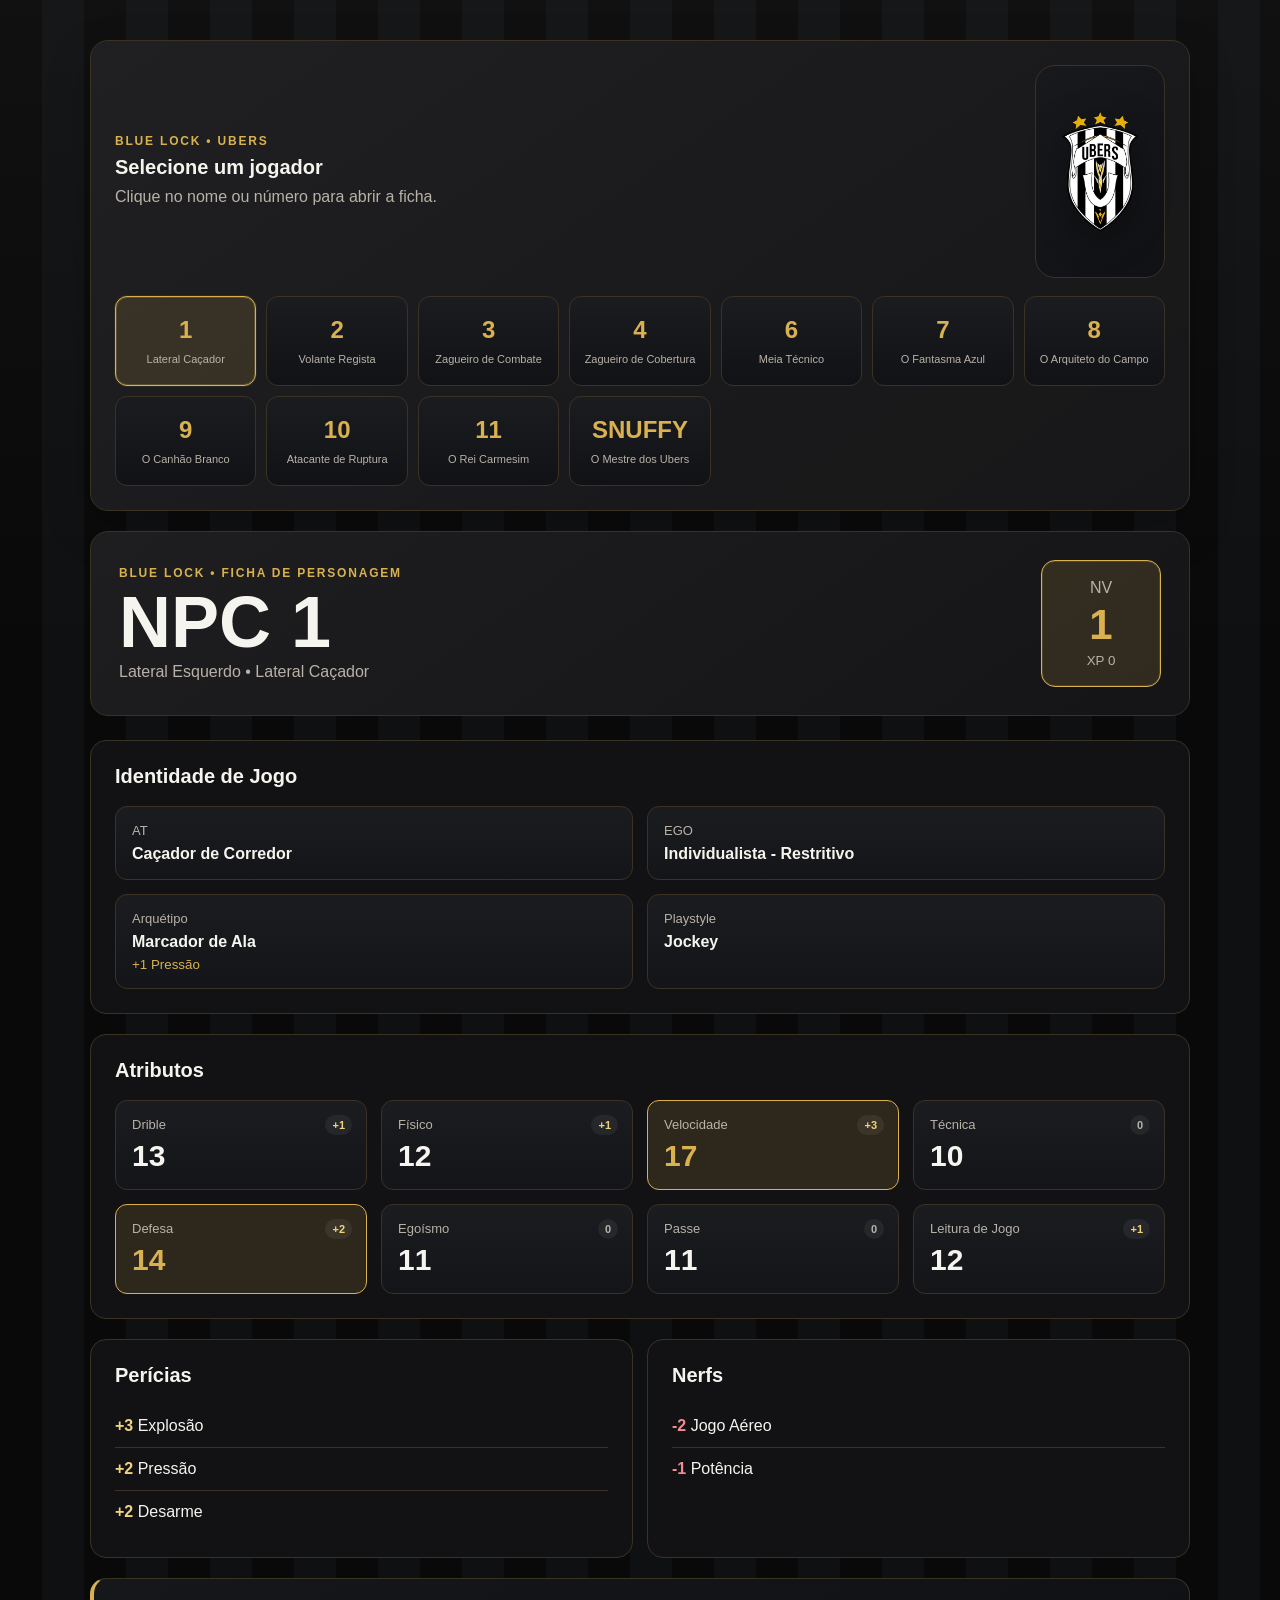
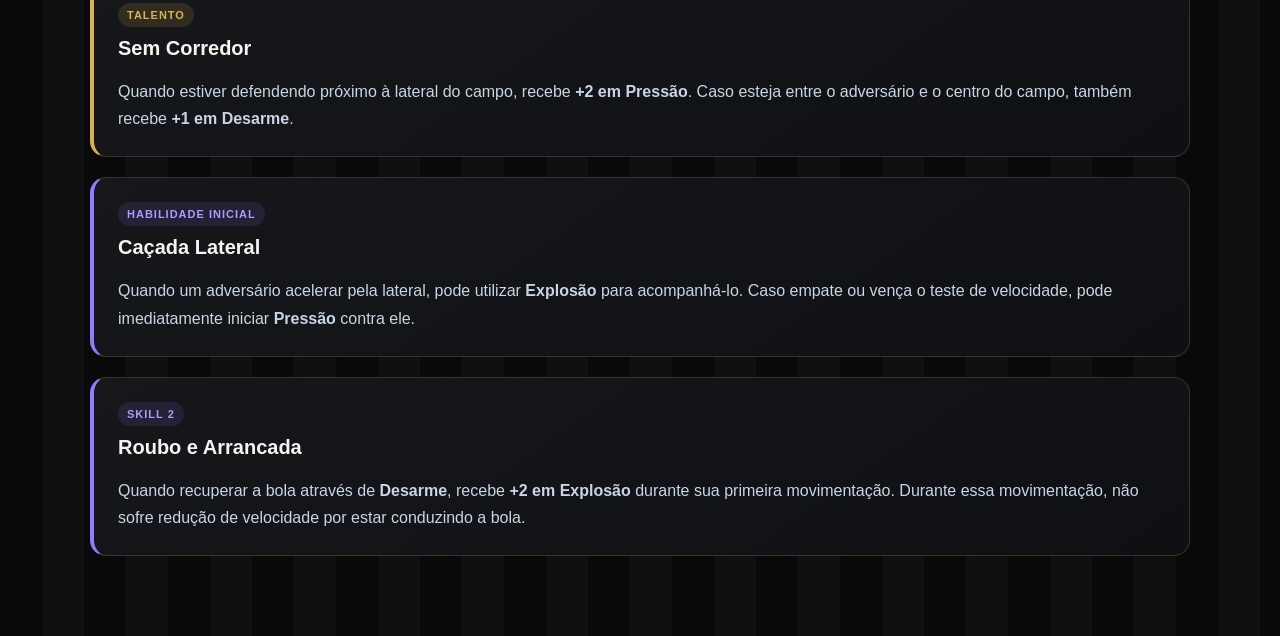
<file: teams/ubers/index.html>
<!DOCTYPE html>
<html lang="pt-BR">
<head>
  <meta charset="UTF-8">
  <meta name="viewport" content="width=device-width, initial-scale=1.0">
  <title>Ubers — Central de Fichas</title>
  <link rel="stylesheet" href="style.css">
</head>
<body>
  <main class="container">
    <section class="selector-card">
      <div class="selector-header">
        <div>
          <p class="eyebrow">BLUE LOCK • UBERS</p>
          <h2>Selecione um jogador</h2>
          <p class="selector-help">Clique no nome ou número para abrir a ficha.</p>
        </div>
        <div class="team-badge">
          <img src="../../assets/crests/ubers.png" alt="Escudo Ubers">
        </div>
      </div>

      <div class="player-selector" id="playerSelector">
        <button class="player-button active" data-player="npc1">
          <span class="player-number">1</span>
          <small>Lateral Caçador</small>
        </button>
        <button class="player-button" data-player="npc2">
          <span class="player-number">2</span>
          <small>Volante Regista</small>
        </button>
        <button class="player-button" data-player="npc3">
          <span class="player-number">3</span>
          <small>Zagueiro de Combate</small>
        </button>
        <button class="player-button" data-player="npc4">
          <span class="player-number">4</span>
          <small>Zagueiro de Cobertura</small>
        </button>
        <button class="player-button" data-player="npc6">
          <span class="player-number">6</span>
          <small>Meia Técnico</small>
        </button>
        <button class="player-button" data-player="npc7">
          <span class="player-number">7</span>
          <small>O Fantasma Azul</small>
        </button>
        <button class="player-button" data-player="npc8">
          <span class="player-number">8</span>
          <small>O Arquiteto do Campo</small>
        </button>
        <button class="player-button" data-player="npc9">
          <span class="player-number">9</span>
          <small>O Canhão Branco</small>
        </button>
        <button class="player-button" data-player="npc10">
          <span class="player-number">10</span>
          <small>Atacante de Ruptura</small>
        </button>
        <button class="player-button" data-player="npc11">
          <span class="player-number">11</span>
          <small>O Rei Carmesim</small>
        </button>
        <button class="player-button" data-player="snuffy">
          <span class="player-number">SNUFFY</span>
          <small>O Mestre dos Ubers</small>
        </button>
      </div>
    </section>

    <div id="sheet"></div>
  </main>

  <script src="script.js"></script>
</body>
</html>
</file>
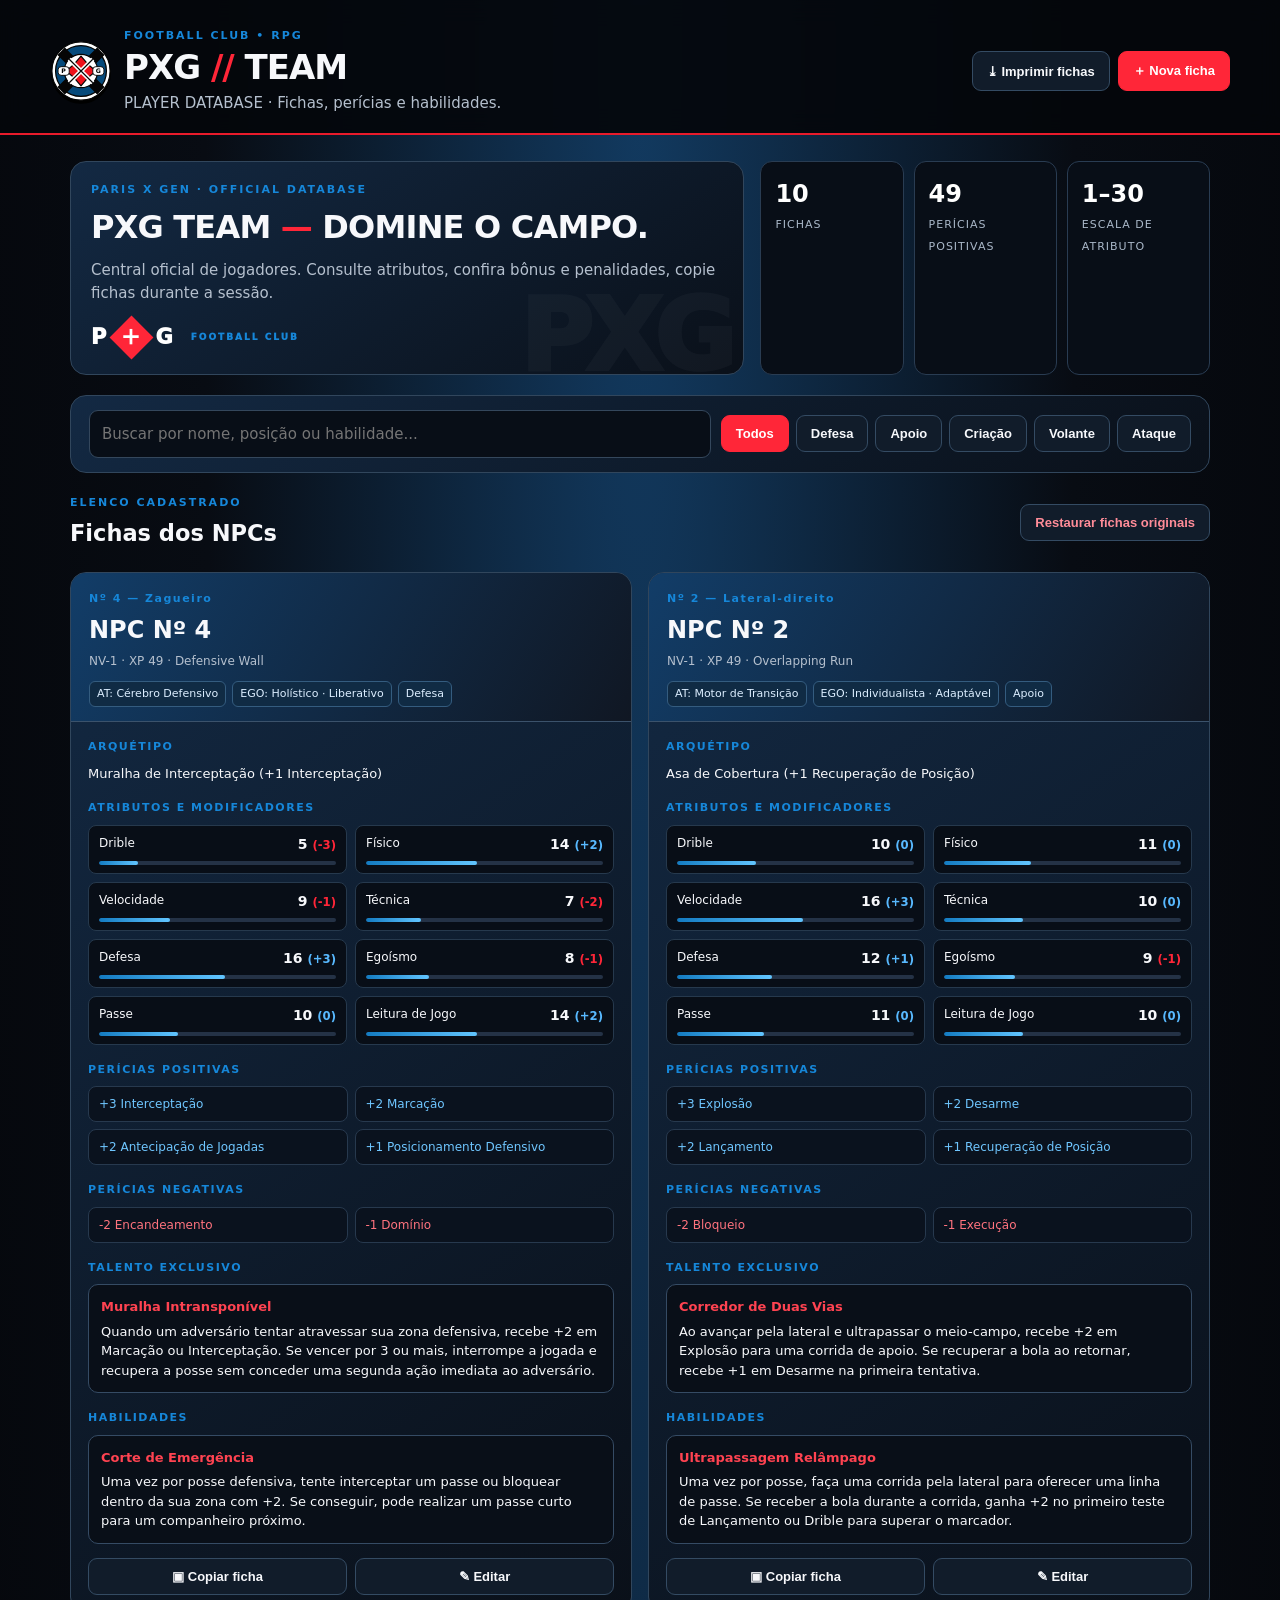
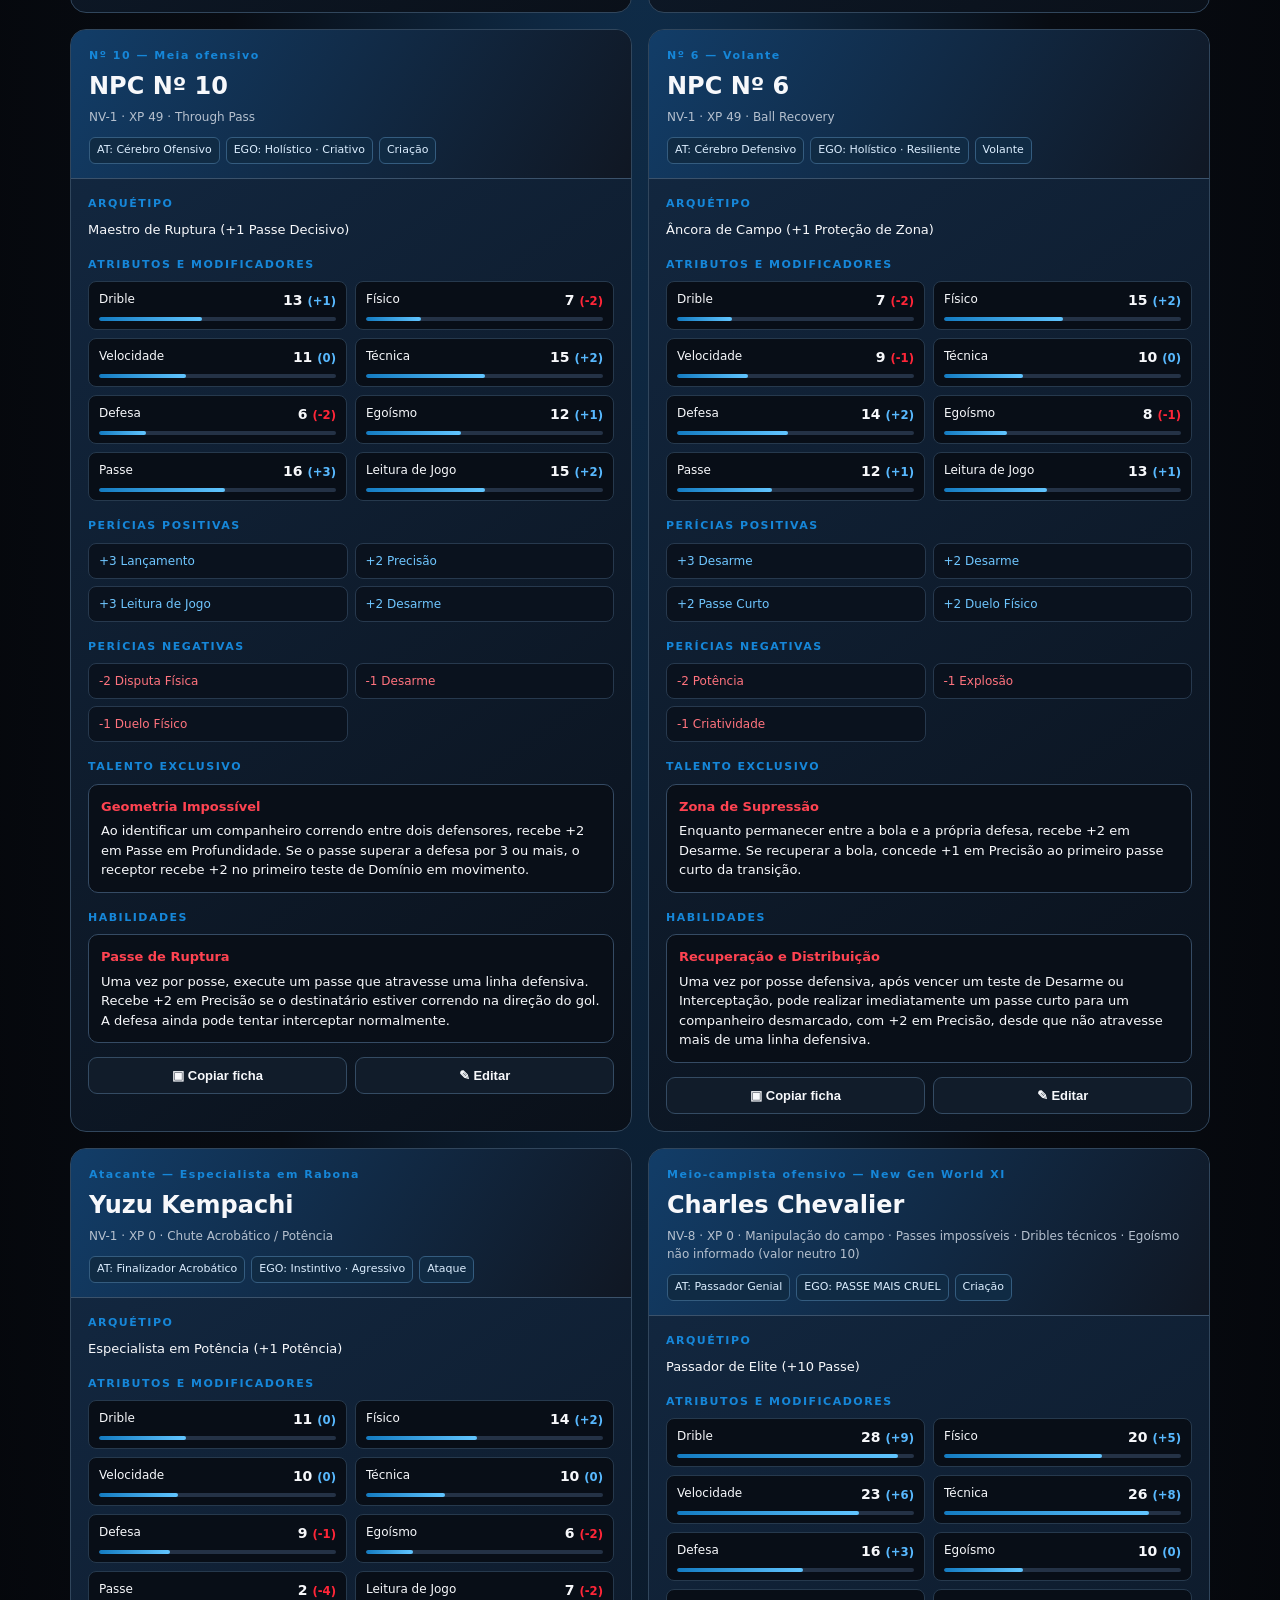
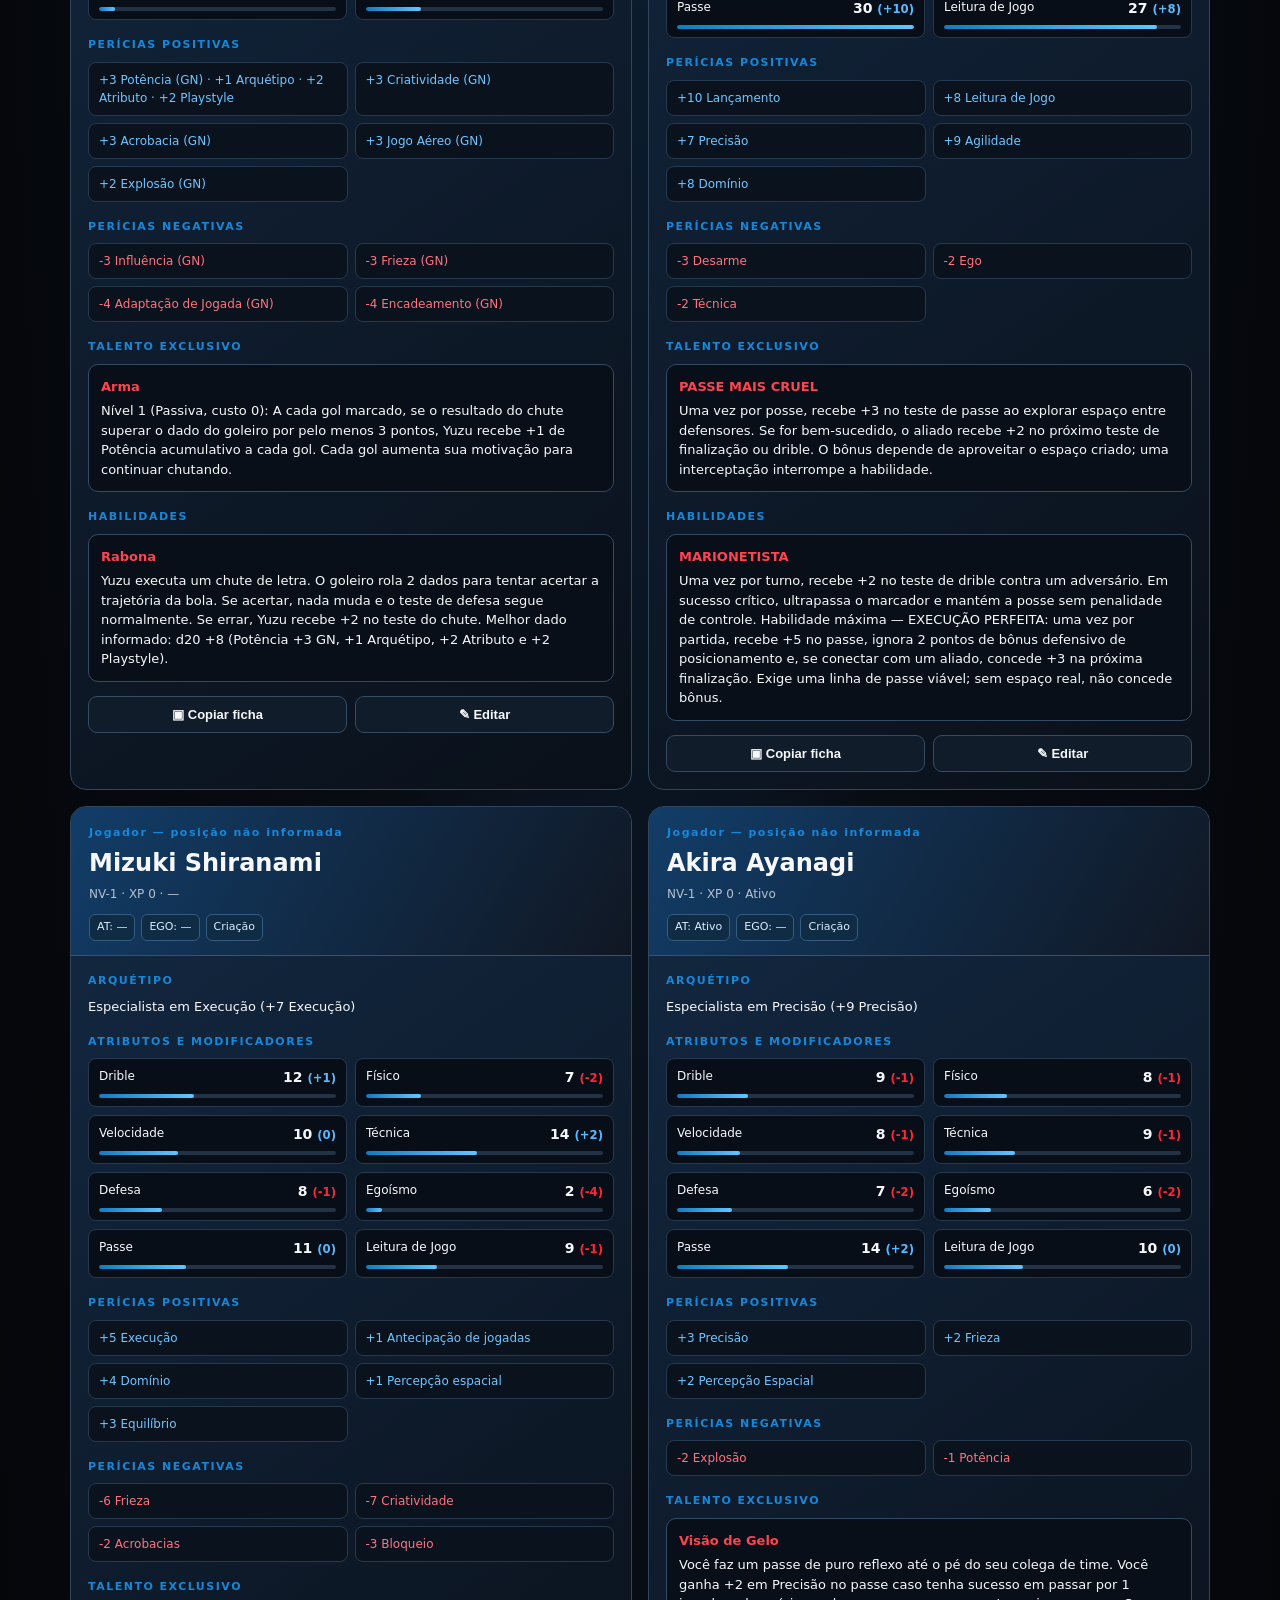
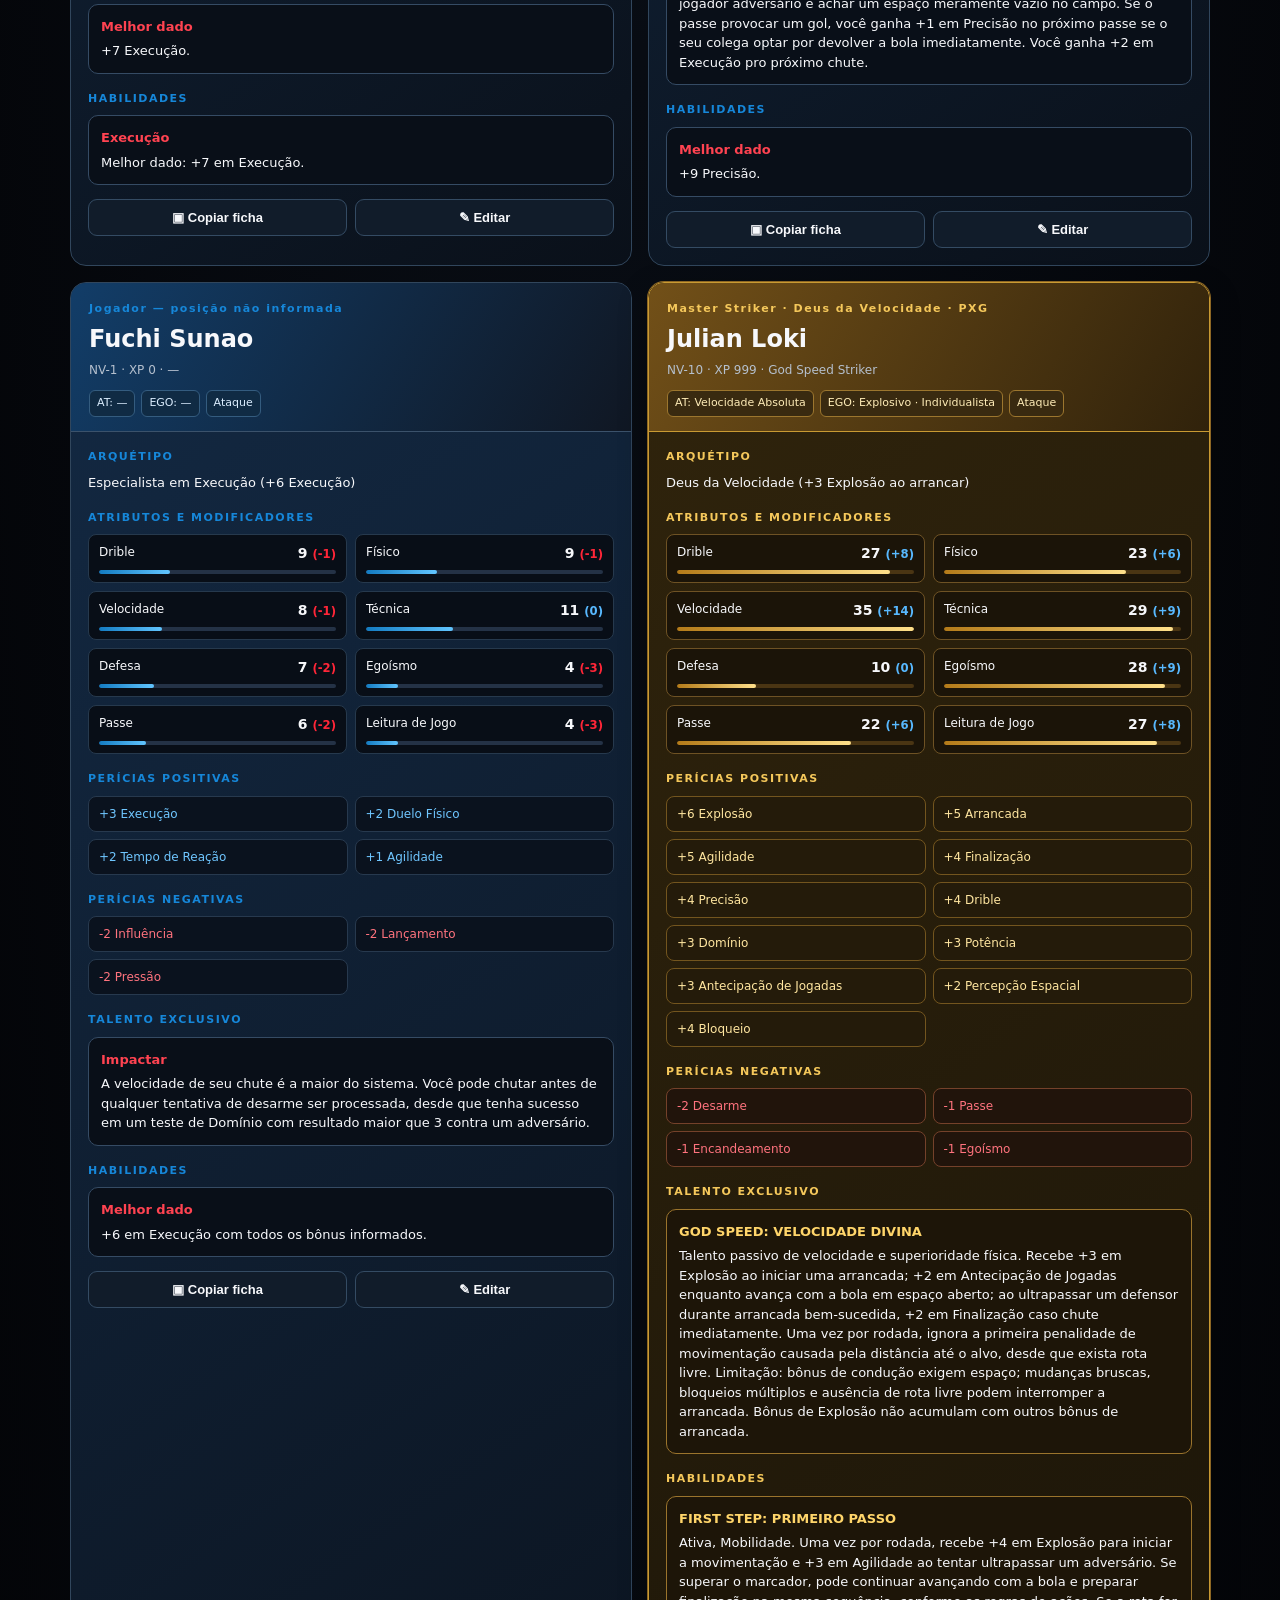
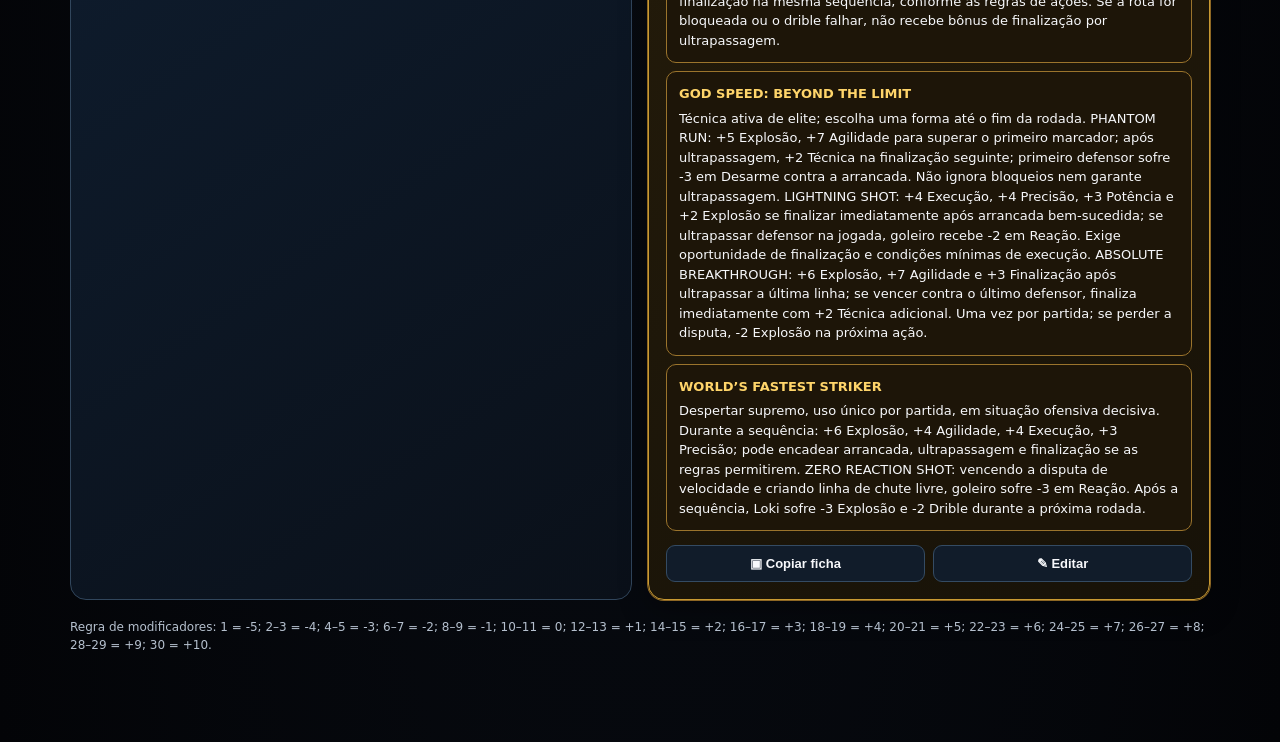
<file: pxg.html>
<!DOCTYPE html>
<html lang="pt-BR">
<head>
<meta charset="UTF-8">
<meta name="viewport" content="width=device-width, initial-scale=1">
<title>PXG TEAM — Central de Fichas</title>
<style>
:root{--bg:#07120d;--panel:#101f17;--panel2:#172b20;--line:#2b4937;--green:#b7ff54;--muted:#a6b9ab;--white:#f4f8f3;--red:#ff7777;--blue:#72c9ff}
*{box-sizing:border-box}body{margin:0;background:radial-gradient(ellipse at top,#153622 0,#07120d 55%);color:var(--white);font:15px/1.5 system-ui,-apple-system,Segoe UI,Roboto,sans-serif}
header{padding:28px 20px 18px;border-bottom:1px solid var(--line);background:#08140ee8;position:sticky;top:0;z-index:5;backdrop-filter:blur(12px)}
.wrap{max-width:1180px;margin:auto}.top{display:flex;align-items:center;justify-content:space-between;gap:16px;flex-wrap:wrap}.brand{display:flex;align-items:center;gap:12px}.logo{width:46px;height:46px;border-radius:12px;background:var(--green);color:#07120d;display:grid;place-items:center;font-weight:1000;font-size:22px;transform:skew(-5deg)}h1{font-size:clamp(22px,4vw,34px);line-height:1.05;margin:0;letter-spacing:-1px} .eyebrow{color:var(--green);font-size:11px;font-weight:900;letter-spacing:2px;text-transform:uppercase;margin-bottom:5px}.sub{color:var(--muted);margin:7px 0 0}.actions{display:flex;gap:8px;flex-wrap:wrap}
button,.btn{border:1px solid var(--line);background:var(--panel2);color:var(--white);padding:10px 14px;border-radius:9px;cursor:pointer;font-weight:750;font-size:13px;transition:.15s}button:hover,.btn:hover{border-color:var(--green);transform:translateY(-1px)}button.primary{background:var(--green);color:#07120d;border-color:var(--green)}button.danger{color:#ffaaaa}
main{max-width:1180px;margin:26px auto;padding:0 20px 50px}.hero{display:grid;grid-template-columns:1.5fr 1fr;gap:16px;margin-bottom:20px}.hero-card,.panel,.npc-card{border:1px solid var(--line);background:linear-gradient(145deg,#14271b,#0d1a12);border-radius:16px;padding:20px}.hero h2{font-size:25px;margin:0 0 8px}.hero p{color:var(--muted);margin:0}.stats{display:grid;grid-template-columns:repeat(3,1fr);gap:10px}.stat{background:#0a170f;border:1px solid var(--line);border-radius:12px;padding:14px}.stat b{font-size:24px;display:block;color:var(--green)}.stat span{font-size:11px;color:var(--muted);text-transform:uppercase;letter-spacing:1px}
.toolbar{display:flex;align-items:center;gap:10px;flex-wrap:wrap;margin:22px 0}.search{flex:1;min-width:190px;background:#0b1910;border:1px solid var(--line);color:white;padding:12px;border-radius:9px;font:inherit}.tabs{display:flex;gap:7px;flex-wrap:wrap}.tabs button.active{background:var(--green);color:#08130c;border-color:var(--green)}
.cards{display:grid;grid-template-columns:repeat(2,minmax(0,1fr));gap:16px}.npc-card{padding:0;overflow:hidden}.card-head{padding:18px 18px 14px;background:linear-gradient(120deg,#1b3825,#102016);border-bottom:1px solid var(--line)}.number{color:var(--green);font-size:11px;font-weight:900;letter-spacing:1.5px}.card-head h2{margin:4px 0;font-size:24px}.meta{color:var(--muted);font-size:12px}.tags{display:flex;gap:6px;flex-wrap:wrap;margin-top:11px}.tag{border:1px solid #3b6047;border-radius:6px;padding:4px 7px;font-size:11px;color:#d6f4d9;background:#12271a}.card-body{padding:17px}.section-title{font-size:11px;letter-spacing:1.5px;color:var(--green);font-weight:900;margin:17px 0 8px}.section-title:first-child{margin-top:0}.attrs{display:grid;grid-template-columns:1fr 1fr;gap:8px}.attr{background:#0a170f;border:1px solid #223d2b;border-radius:8px;padding:8px 10px}.attr-top{display:flex;justify-content:space-between;gap:8px;font-size:12px}.attr-top b{font-size:14px}.meter{height:4px;border-radius:10px;background:#203729;margin-top:6px;overflow:hidden}.meter i{display:block;height:100%;background:var(--green);border-radius:10px}.skills{display:grid;grid-template-columns:1fr 1fr;gap:7px}.skill{padding:8px 10px;border-radius:8px;background:#0b1a11;border:1px solid #203d2b;font-size:12px}.skill strong{display:block;font-size:13px}.plus{color:var(--green)}.minus{color:var(--red)}.ability{background:#0a170f;border:1px solid #34523c;padding:12px;border-radius:10px;font-size:13px}.ability b{display:block;color:var(--green);margin-bottom:5px}.ability + .ability{margin-top:8px}.card-actions{display:flex;gap:8px;margin-top:14px}.card-actions button{flex:1}.footer-note{color:var(--muted);font-size:12px;margin-top:18px}.modal-backdrop{display:none;position:fixed;inset:0;background:#000b;z-index:10;align-items:center;justify-content:center;padding:18px}.modal-backdrop.open{display:flex}.modal{width:min(680px,100%);max-height:90vh;overflow:auto;background:#0e1d13;border:1px solid var(--line);border-radius:16px;padding:20px}.modal-head{display:flex;justify-content:space-between;align-items:center;gap:10px}.modal h2{margin:0}.formgrid{display:grid;grid-template-columns:1fr 1fr;gap:12px}.field{display:flex;flex-direction:column;gap:5px}.field label{font-size:12px;color:var(--muted)}.field input,.field select,.field textarea{width:100%;background:#07120d;border:1px solid var(--line);color:white;border-radius:8px;padding:10px;font:inherit}.field textarea{min-height:76px;resize:vertical}.full{grid-column:1/-1}.roll-result{font-size:14px;color:var(--green);margin-top:10px}.empty{grid-column:1/-1;text-align:center;padding:38px;color:var(--muted);border:1px dashed var(--line);border-radius:14px}
@media(max-width:760px){.hero{grid-template-columns:1fr}.cards{grid-template-columns:1fr}.stats{gap:6px}.stat{padding:10px}.stat b{font-size:20px}.formgrid{grid-template-columns:1fr}.full{grid-column:auto}header{position:static}}
@media print{body{background:white;color:#111}.wrap,main{max-width:none}.actions,.toolbar,.card-actions,.footer-note{display:none!important}.npc-card,.hero-card,.panel{background:white;color:#111;border:1px solid #aaa;break-inside:avoid}.card-head{background:#eee;color:#111}.meta,.hero p{color:#444}.attr,.skill,.ability{background:white;color:#111;border-color:#aaa}.section-title,.number,.ability b{color:#176327}.cards{grid-template-columns:1fr 1fr}header{position:static;background:white;color:#111}}

/* PXG TEAM crest-inspired theme: blue, red, black and white */
:root{--bg:#05070b;--panel:#101722;--panel2:#19283a;--line:#354a61;--green:#58b9ff;--muted:#b5c0ce;--white:#f7f8fb;--red:#ff2638;--blue:#1687d9}
body{background:radial-gradient(ellipse at top,#123a60 0,#080c13 48%,#030407 100%)}
header{background:#05070bed;border-bottom:2px solid #e91b2b}
.logo.crest{width:62px;height:62px;border-radius:50%;background:transparent;transform:none;flex-shrink:0;filter:drop-shadow(0 3px 0 #000)}
.logo.crest svg{display:block;width:100%;height:100%}
.eyebrow,.number,.section-title,.stat b{color:var(--blue)}
button,.btn{border-color:#344b63;background:#111c2a}
button:hover,.btn:hover{border-color:var(--red)}button.primary{background:var(--red);color:#fff;border-color:var(--red)}button.danger{color:#ff8c98}
.hero-card,.panel,.npc-card{border-color:#31465c;background:linear-gradient(145deg,#132943,#0a1019)}
.hero-card{position:relative;overflow:hidden}.hero-card:after{content:'PXG';position:absolute;right:16px;bottom:-38px;font-weight:1000;font-size:100px;letter-spacing:-8px;color:#ffffff08;pointer-events:none}
.hero h2{font-size:clamp(24px,4vw,32px);text-transform:uppercase;letter-spacing:-.8px}
.hero-mark{display:flex;align-items:center;gap:8px;margin-top:18px;font-size:21px;font-weight:1000;letter-spacing:2px;color:#fff}.hero-mark span{display:inline-grid;place-items:center;background:var(--red);color:#fff;width:31px;height:31px;transform:rotate(45deg);font-size:20px}.hero-mark small{font-size:9px;letter-spacing:2px;color:var(--blue);margin-left:8px}
.stat{background:#080e17;border-color:#293c52}.stat b{color:#fff}.stat span{color:#aab8c9}
.search,.field input,.field select,.field textarea{background:#080e17;border-color:#34475c}
.tabs button.active{background:var(--red);color:white;border-color:var(--red)}
.card-head{background:linear-gradient(120deg,#123d68,#101723);border-bottom:1px solid #3b526b}
.tag{border-color:#345c7f;color:#dceeff;background:#102b44}
.attr{background:#080e17;border-color:#26394d}.meter{background:#243246}.meter i{background:linear-gradient(90deg,#137bc1,#61c5ff)}
.skill{background:#0a121e;border-color:#27394e}.plus{color:#6fc6ff}.minus{color:#ff737e}
.ability{background:#090f18;border-color:#354b64}.ability b{color:#ff4351}
.modal{background:#0c1420;border-color:#3b4d63}.field label{color:#b5c0ce}
@media print{body{background:white}.eyebrow,.number,.section-title,.stat b,.ability b{color:#164e7a}.card-head{background:#e9eef4}.hero-mark{color:#111}}


/* Julian Loki — card dourada de chefe de elite */
.npc-card.loki-gold{border-color:#c99a32;background:linear-gradient(145deg,#30240c,#171208);box-shadow:0 0 0 1px #8d6724,0 10px 30px #0005}
.loki-gold .card-head{background:linear-gradient(120deg,#725018,#30220b);border-bottom-color:#c99a32}
.loki-gold .number,.loki-gold .section-title{color:#f5c85b}
.loki-gold .tag{border-color:#9c762e;color:#ffedb8;background:#392a10}
.loki-gold .attr{background:#1b1408;border-color:#6e5224}
.loki-gold .meter{background:#4a3513}.loki-gold .meter i{background:linear-gradient(90deg,#b47b19,#ffe08a)}
.loki-gold .skill.plus{background:#241b0a;border-color:#73551e;color:#ffe6a0}
.loki-gold .skill.minus{background:#21140b;border-color:#74412a}
.loki-gold .ability{background:#1d1508;border-color:#9b742c}.loki-gold .ability b{color:#ffd56a}
</style>
</head>
<body>
<header><div class="wrap top">
  <div class="brand"><div class="logo crest" aria-label="Escudo PXG TEAM"><svg viewBox="0 0 100 100" role="img" aria-label="PXG TEAM"><circle cx="50" cy="50" r="47" fill="#fff" stroke="#050505" stroke-width="2"/><circle cx="50" cy="50" r="41" fill="#064a7b" stroke="#050505" stroke-width="2"/><path d="M12 24 L24 12 L88 76 L76 88 Z M76 12 L88 24 L24 88 L12 76 Z" fill="#050505"/><circle cx="50" cy="50" r="27" fill="#fff" stroke="#050505" stroke-width="2"/><path d="M50 26 L61 39 L74 50 L61 61 L50 74 L39 61 L26 50 L39 39 Z" fill="#ed101b" stroke="#050505" stroke-width="2"/><path d="M31 31 L69 69 M69 31 L31 69" stroke="#fff" stroke-width="7"/><path d="M31 31 L69 69 M69 31 L31 69" stroke="#050505" stroke-width="2"/><rect x="13" y="43" width="18" height="14" rx="5" fill="#fff" stroke="#050505" stroke-width="1.5"/><rect x="69" y="43" width="18" height="14" rx="5" fill="#fff" stroke="#050505" stroke-width="1.5"/><text x="22" y="53" font-size="10" font-weight="900" text-anchor="middle" fill="#050505">P</text><text x="78" y="53" font-size="10" font-weight="900" text-anchor="middle" fill="#050505">G</text></svg></div><div><div class="eyebrow">Football Club • RPG</div><h1>PXG <span style="color:var(--red)">//</span> TEAM</h1><p class="sub">PLAYER DATABASE · Fichas, perícias e habilidades.</p></div></div>
  <div class="actions"><button onclick="window.print()">⤓ Imprimir fichas</button><button class="primary" onclick="openEditor()">＋ Nova ficha</button></div>
</div></header>
<main>
  <section class="hero">
    <div class="hero-card"><div class="eyebrow">Paris X Gen · Official Database</div><h2>PXG TEAM <span style="color:var(--red)">—</span> Domine o campo.</h2><p>Central oficial de jogadores. Consulte atributos, confira bônus e penalidades, copie fichas durante a sessão.</p><div class="hero-mark">P <span>✕</span> G <small>FOOTBALL CLUB</small></div></div>
    <div class="stats"><div class="stat"><b id="npcCount">4</b><span>Fichas</span></div><div class="stat"><b id="skillCount">16</b><span>Perícias positivas</span></div><div class="stat"><b>1–30</b><span>Escala de atributo</span></div></div>
  </section>
  <section class="panel" style="padding:14px 18px">
    <div class="toolbar" style="margin:0">
      <input id="search" class="search" placeholder="Buscar por nome, posição ou habilidade..." oninput="render()">
      <div class="tabs" id="tabs"><button class="active" data-filter="Todos" onclick="setFilter('Todos',this)">Todos</button><button data-filter="Defesa" onclick="setFilter('Defesa',this)">Defesa</button><button data-filter="Apoio" onclick="setFilter('Apoio',this)">Apoio</button><button data-filter="Criação" onclick="setFilter('Criação',this)">Criação</button><button data-filter="Volante" onclick="setFilter('Volante',this)">Volante</button><button data-filter="Ataque" onclick="setFilter('Ataque',this)">Ataque</button></div>
    </div>
  </section>
  <div class="toolbar" style="justify-content:space-between"><div><div class="eyebrow">Elenco cadastrado</div><h2 style="margin:0">Fichas dos NPCs</h2></div><button onclick="resetData()" class="danger">Restaurar fichas originais</button></div>
  <section id="cards" class="cards"></section>
  <p class="footer-note">Regra de modificadores: 1 = -5; 2–3 = -4; 4–5 = -3; 6–7 = -2; 8–9 = -1; 10–11 = 0; 12–13 = +1; 14–15 = +2; 16–17 = +3; 18–19 = +4; 20–21 = +5; 22–23 = +6; 24–25 = +7; 26–27 = +8; 28–29 = +9; 30 = +10.</p>
</main>
<div class="modal-backdrop" id="modal"><div class="modal"><div class="modal-head"><div><div class="eyebrow">Editor de elenco</div><h2 id="editorTitle">Criar ficha</h2></div><button onclick="closeEditor()">✕ Fechar</button></div>
<form id="editorForm" onsubmit="saveEditor(event)" style="margin-top:18px"><div class="formgrid">
<div class="field"><label>Nome</label><input name="name" required placeholder="Nome do NPC"></div>
<div class="field"><label>Número / posição</label><input name="position" required placeholder="Ex.: Nº 8 — Meia"></div>
<div class="field"><label>Categoria</label><select name="category"><option>Defesa</option><option>Apoio</option><option>Criação</option><option>Volante</option><option>Ataque</option></select></div>
<div class="field"><label>Nível</label><input name="level" type="number" min="0" value="1"></div>
<div class="field"><label>XP</label><input name="xp" type="number" min="0" value="49"></div>
<div class="field"><label>AT</label><input name="at" value="Cérebro Tático"></div>
<div class="field"><label>EGO</label><input name="ego" value="Holístico"></div>
<div class="field"><label>Arquétipo</label><input name="archetype" required></div>
<div class="field"><label>Playstyle</label><input name="playstyle"></div>
<div class="field full"><label>Atributos (Drible, Físico, Velocidade, Técnica, Defesa, Egoísmo, Passe, Leitura de Jogo — separados por vírgula)</label><input name="attrs" required placeholder="10, 10, 10, 10, 10, 10, 10, 10"></div>
<div class="field full"><label>Perícias positivas (uma por linha; use +3 Nome)</label><textarea name="positive" placeholder="+2 Passe Curto&#10;+1 Visão de Jogo"></textarea></div>
<div class="field full"><label>Perícias negativas (uma por linha; use -1 Nome)</label><textarea name="negative" placeholder="-1 Finalização"></textarea></div>
<div class="field full"><label>Talento e efeito</label><textarea name="talent" required></textarea></div>
<div class="field full"><label>Habilidade inicial e efeito</label><textarea name="ability" required></textarea></div>
</div><div class="actions" style="margin-top:16px"><button class="primary" type="submit">Salvar ficha</button><button type="button" onclick="closeEditor()">Cancelar</button></div></form></div></div>
<script>
const defaults = [
{id:'n4',name:'NPC Nº 4',position:'Nº 4 — Zagueiro',category:'Defesa',level:1,xp:49,at:'Cérebro Defensivo',ego:'Holístico · Liberativo',archetype:'Muralha de Interceptação (+1 Interceptação)',playstyle:'Defensive Wall',attrs:[5,14,9,7,16,8,10,14],positive:['+3 Interceptação','+2 Marcação','+2 Antecipação de Jogadas','+1 Posicionamento Defensivo'],negative:['-2 Encandeamento','-1 Domínio'],talent:'Muralha Intransponível — Quando um adversário tentar atravessar sua zona defensiva, recebe +2 em Marcação ou Interceptação. Se vencer por 3 ou mais, interrompe a jogada e recupera a posse sem conceder uma segunda ação imediata ao adversário.',ability:'Corte de Emergência — Uma vez por posse defensiva, tente interceptar um passe ou bloquear dentro da sua zona com +2. Se conseguir, pode realizar um passe curto para um companheiro próximo.'},
{id:'n2',name:'NPC Nº 2',position:'Nº 2 — Lateral-direito',category:'Apoio',level:1,xp:49,at:'Motor de Transição',ego:'Individualista · Adaptável',archetype:'Asa de Cobertura (+1 Recuperação de Posição)',playstyle:'Overlapping Run',attrs:[10,11,16,10,12,9,11,10],positive:['+3 Explosão','+2 Desarme','+2 Lançamento','+1 Recuperação de Posição'],negative:['-2 Bloqueio','-1 Execução'],talent:'Corredor de Duas Vias — Ao avançar pela lateral e ultrapassar o meio-campo, recebe +2 em Explosão para uma corrida de apoio. Se recuperar a bola ao retornar, recebe +1 em Desarme na primeira tentativa.',ability:'Ultrapassagem Relâmpago — Uma vez por posse, faça uma corrida pela lateral para oferecer uma linha de passe. Se receber a bola durante a corrida, ganha +2 no primeiro teste de Lançamento ou Drible para superar o marcador.'},
{id:'n10',name:'NPC Nº 10',position:'Nº 10 — Meia ofensivo',category:'Criação',level:1,xp:49,at:'Cérebro Ofensivo',ego:'Holístico · Criativo',archetype:'Maestro de Ruptura (+1 Passe Decisivo)',playstyle:'Through Pass',attrs:[13,7,11,15,6,12,16,15],positive:['+3 Lançamento','+2 Precisão','+3 Leitura de Jogo','+2 Desarme'],negative:['-2 Duelo Físico','-1 Antecipação de Jogadas'],talent:'Geometria Impossível — Ao identificar um companheiro correndo entre dois defensores, recebe +2 em Passe em Profundidade. Se o passe superar a defesa por 3 ou mais, o receptor recebe +2 no primeiro teste de Domínio em movimento.',ability:'Passe de Ruptura — Uma vez por posse, execute um passe que atravesse uma linha defensiva. Recebe +2 em Precisão se o destinatário estiver correndo na direção do gol. A defesa ainda pode tentar interceptar normalmente.'},
{id:'n6',name:'NPC Nº 6',position:'Nº 6 — Volante',category:'Volante',level:1,xp:49,at:'Cérebro Defensivo',ego:'Holístico · Resiliente',archetype:'Âncora de Campo (+1 Proteção de Zona)',playstyle:'Ball Recovery',attrs:[7,15,9,10,14,8,12,13],positive:['+3 Desarme','+2 Desarme','+2 Passe Curto','+2 Duelo Físico'],negative:['-2 Potência','-1 Explosão','-1 Criatividade'],talent:'Zona de Supressão — Enquanto permanecer entre a bola e a própria defesa, recebe +2 em Desarme. Se recuperar a bola, concede +1 em Precisão ao primeiro passe curto da transição.',ability:'Recuperação e Distribuição — Uma vez por posse defensiva, após vencer um teste de Desarme ou Interceptação, pode realizar imediatamente um passe curto para um companheiro desmarcado, com +2 em Precisão, desde que não atravesse mais de uma linha defensiva.'},
{id:'yuzu',name:'Yuzu Kempachi',position:'Atacante — Especialista em Rabona',category:'Ataque',level:1,xp:0,at:'Finalizador Acrobático',ego:'Instintivo · Agressivo',archetype:'Especialista em Potência (+1 Potência)',playstyle:'Chute Acrobático / Potência',attrs:[11,14,10,10,9,6,2,7],positive:['+3 Potência (GN) · +1 Arquétipo · +2 Atributo · +2 Playstyle','+3 Criatividade (GN)','+3 Acrobacia (GN)','+3 Jogo Aéreo (GN)','+2 Explosão (GN)'],negative:['-3 Influência (GN)','-3 Frieza (GN)','-4 Adaptação de Jogada (GN)','-4 Encadeamento (GN)'],talent:'Arma — Nível 1 (Passiva, custo 0): A cada gol marcado, se o resultado do chute superar o dado do goleiro por pelo menos 3 pontos, Yuzu recebe +1 de Potência acumulativo a cada gol. Cada gol aumenta sua motivação para continuar chutando.',ability:'Rabona — Yuzu executa um chute de letra. O goleiro rola 2 dados para tentar acertar a trajetória da bola. Se acertar, nada muda e o teste de defesa segue normalmente. Se errar, Yuzu recebe +2 no teste do chute. Melhor dado informado: d20 +8 (Potência +3 GN, +1 Arquétipo, +2 Atributo e +2 Playstyle).'},
{"id":"charles-chevalier","name":"Charles Chevalier","position":"Meio-campista ofensivo — New Gen World XI","category":"Criação","level":8,"xp":0,"at":"Passador Genial","ego":"PASSE MAIS CRUEL","archetype":"Passador de Elite (+10 Passe)","playstyle":"Manipulação do campo · Passes impossíveis · Dribles técnicos · Egoísmo não informado (valor neutro 10)","attrs":[28,20,23,26,16,10,30,27],"positive":["+10 Lançamento","+8 Leitura de Jogo","+7 Precisão","+9 Agilidade","+8 Domínio"],"negative":["-3 Desarme","-2 Ego","-2 Técnica"],"talent":"PASSE MAIS CRUEL — Uma vez por posse, recebe +3 no teste de passe ao explorar espaço entre defensores. Se for bem-sucedido, o aliado recebe +2 no próximo teste de finalização ou drible. O bônus depende de aproveitar o espaço criado; uma interceptação interrompe a habilidade.","ability":"MARIONETISTA — Uma vez por turno, recebe +2 no teste de drible contra um adversário. Em sucesso crítico, ultrapassa o marcador e mantém a posse sem penalidade de controle. Habilidade máxima — EXECUÇÃO PERFEITA: uma vez por partida, recebe +5 no passe, ignora 2 pontos de bônus defensivo de posicionamento e, se conectar com um aliado, concede +3 na próxima finalização. Exige uma linha de passe viável; sem espaço real, não concede bônus."},
 {id:'mizuki-shiranami',name:'Mizuki Shiranami',position:'Jogador — posição não informada',category:'Criação',level:1,xp:0,at:'—',ego:'—',archetype:'Especialista em Execução (+7 Execução)',playstyle:'—',attrs:[12,7,10,14,8,2,11,9],positive:['+5 Execução','+1 Antecipação de jogadas','+4 Domínio','+1 Percepção espacial','+3 Equilíbrio'],negative:['-6 Frieza','-7 Criatividade','-2 Acrobacias','-3 Bloqueio'],talent:'Melhor dado — +7 Execução.',ability:'Execução — Melhor dado: +7 em Execução.'},
 {id:'akira-ayanagi',name:'Akira Ayanagi',position:'Jogador — posição não informada',category:'Criação',level:1,xp:0,at:'Ativo',ego:'—',archetype:'Especialista em Precisão (+9 Precisão)',playstyle:'Ativo',attrs:[9,8,8,9,7,6,14,10],positive:['+3 Precisão','+2 Frieza','+2 Percepção Espacial'],negative:['-2 Explosão','-1 Potência'],talent:'Visão de Gelo — Você faz um passe de puro reflexo até o pé do seu colega de time. Você ganha +2 em Precisão no passe caso tenha sucesso em passar por 1 jogador adversário e achar um espaço meramente vazio no campo. Se o passe provocar um gol, você ganha +1 em Precisão no próximo passe se o seu colega optar por devolver a bola imediatamente. Você ganha +2 em Execução pro próximo chute.',ability:'Melhor dado — +9 Precisão.'},
 {id:'fuchi-sunao',name:'Fuchi Sunao',position:'Jogador — posição não informada',category:'Ataque',level:1,xp:0,at:'—',ego:'—',archetype:'Especialista em Execução (+6 Execução)',playstyle:'—',attrs:[9,9,8,11,7,4,6,4],positive:['+3 Execução','+2 Duelo Físico','+2 Tempo de Reação','+1 Agilidade'],negative:['-2 Influência','-2 Lançamento','-2 Pressão'],talent:'Impactar — A velocidade de seu chute é a maior do sistema. Você pode chutar antes de qualquer tentativa de desarme ser processada, desde que tenha sucesso em um teste de Domínio com resultado maior que 3 contra um adversário.',ability:'Melhor dado — +6 em Execução com todos os bônus informados.'},
 {id:'julian-loki',name:'Julian Loki',position:'Master Striker · Deus da Velocidade · PXG',category:'Ataque',level:10,xp:999,at:'Velocidade Absoluta',ego:'Explosivo · Individualista',archetype:'Deus da Velocidade (+3 Explosão ao arrancar)',playstyle:'God Speed Striker',attrs:[27,23,35,29,17,28,22,27],positive:['+6 Explosão','+5 Arrancada','+5 Agilidade','+4 Finalização','+4 Precisão','+4 Drible','+3 Domínio','+3 Potência','+3 Antecipação de Jogadas','+2 Percepção Espacial'],negative:['-2 Desarme','-1 Passe','-1 Encandeamento','-1 Egoísmo'],talent:'GOD SPEED: VELOCIDADE DIVINA — Talento passivo de velocidade e superioridade física. Recebe +3 em Explosão ao iniciar uma arrancada; +2 em Antecipação de Jogadas enquanto avança com a bola em espaço aberto; ao ultrapassar um defensor durante arrancada bem-sucedida, +2 em Finalização caso chute imediatamente. Uma vez por rodada, ignora a primeira penalidade de movimentação causada pela distância até o alvo, desde que exista rota livre. Limitação: bônus de condução exigem espaço; mudanças bruscas, bloqueios múltiplos e ausência de rota livre podem interromper a arrancada. Bônus de Explosão não acumulam com outros bônus de arrancada.',ability:'FIRST STEP: PRIMEIRO PASSO — Ativa, Mobilidade. Uma vez por rodada, recebe +4 em Explosão para iniciar a movimentação e +3 em Agilidade ao tentar ultrapassar um adversário. Se superar o marcador, pode continuar avançando com a bola e preparar finalização na mesma sequência, conforme as regras de ações. Se a rota for bloqueada ou o drible falhar, não recebe bônus de finalização por ultrapassagem.\n\nGOD SPEED: BEYOND THE LIMIT — Técnica ativa de elite; escolha uma forma até o fim da rodada. PHANTOM RUN: +5 Explosão, +7 Agilidade para superar o primeiro marcador; após ultrapassagem, +2 Técnica na finalização seguinte; primeiro defensor sofre -3 em Desarme contra a arrancada. Não ignora bloqueios nem garante ultrapassagem. LIGHTNING SHOT: +4 Execução, +4 Precisão, +3 Potência e +2 Explosão se finalizar imediatamente após arrancada bem-sucedida; se ultrapassar defensor na jogada, goleiro recebe -2 em Reação. Exige oportunidade de finalização e condições mínimas de execução. ABSOLUTE BREAKTHROUGH: +6 Explosão, +7 Agilidade e +3 Finalização após ultrapassar a última linha; se vencer contra o último defensor, finaliza imediatamente com +2 Técnica adicional. Uma vez por partida; se perder a disputa, -2 Explosão na próxima ação.\n\nWORLD’S FASTEST STRIKER — Despertar supremo, uso único por partida, em situação ofensiva decisiva. Durante a sequência: +6 Explosão, +4 Agilidade, +4 Execução, +3 Precisão; pode encadear arrancada, ultrapassagem e finalização se as regras permitirem. ZERO REACTION SHOT: vencendo a disputa de velocidade e criando linha de chute livre, goleiro sofre -3 em Reação. Após a sequência, Loki sofre -3 Explosão e -2 Drible durante a próxima rodada.'}
];
let data = loadData(), filter='Todos', editingId=null;
// Atualiza automaticamente os negativos dos quatro NPCs padrão nesta versão.
const negativeUpdates = {
  n4: ['-2 Encandeamento','-1 Domínio'],
  n2: ['-2 Bloqueio','-1 Execução'],
  n10: ['-2 Disputa Física','-1 Desarme','-1 Duelo Físico'],
  n6: ['-2 Potência','-1 Explosão','-1 Criatividade']
};
data = data.map(n => {
  let updated = negativeUpdates[n.id] ? {...n, negative: negativeUpdates[n.id]} : n;
  if(updated.id === 'julian-loki'){
    const attrs = [...updated.attrs]; attrs[4] = 10;
    const positive = [...(updated.positive || [])].filter(skill => !/^\+\d+ Bloqueio$/i.test(skill));
    positive.push('+4 Bloqueio');
    updated = {...updated, attrs, negative: ['-2 Desarme', ...((updated.negative || []).filter(skill => !/^-\d+ (Defesa|Desarme)$/i.test(skill)))], positive};
  }
  return updated;
});
persist();
function loadData(){
  try {
    const saved = JSON.parse(localStorage.getItem('bl_npc_database'));
    if(!Array.isArray(saved) || !saved.length) return structuredClone(defaults);
    // Reconcile saved entries with defaults so old/incomplete browser data cannot stop rendering.
    return saved.map(n => {
      const base = defaults.find(d => d.id === n.id) || {};
      const merged = {...base, ...n};
      merged.attrs = Array.isArray(merged.attrs) && merged.attrs.length === 8 ? merged.attrs : (base.attrs || [10,10,10,10,10,10,10,10]);
      merged.positive = Array.isArray(merged.positive) ? merged.positive : (base.positive || []);
      merged.negative = Array.isArray(merged.negative) ? merged.negative : (base.negative || []);
      merged.talent = merged.talent ?? base.talent ?? '';
      merged.ability = merged.ability ?? base.ability ?? '';
      return merged;
    });
  } catch(e) { return structuredClone(defaults); }
}
function persist(){
  try { localStorage.setItem('bl_npc_database', JSON.stringify(data)); }
  catch(e) { console.warn('Não foi possível salvar as fichas neste navegador.', e); }
}
if(!data.some(n=>n.id==='mizuki-shiranami')){data.push(structuredClone(defaults.find(n=>n.id==='mizuki-shiranami')));persist()}
if(!data.some(n=>n.id==='julian-loki')){data.push(structuredClone(defaults.find(n=>n.id==='julian-loki')));persist()}
const attrNames=['Drible','Físico','Velocidade','Técnica','Defesa','Egoísmo','Passe','Leitura de Jogo'];
function modifier(v){if(v>=35)return 14;if(v===1)return -5;if(v<=3)return -4;if(v<=5)return -3;if(v<=7)return -2;if(v<=9)return -1;if(v<=11)return 0;if(v<=13)return 1;if(v<=15)return 2;if(v<=17)return 3;if(v<=19)return 4;if(v<=21)return 5;if(v<=23)return 6;if(v<=25)return 7;if(v<=27)return 8;if(v<=29)return 9;return 10}
function esc(s){return String(s??'').replace(/[&<>"']/g,c=>({'&':'&amp;','<':'&lt;','>':'&gt;','"':'&quot;',"'":'&#39;'}[c]))}
function render(){
 const searchEl=document.getElementById('search');
 const q=(searchEl && searchEl.value ? searchEl.value : '').toLowerCase();
 const shown=data.filter(n=>(filter==='Todos'||n.category===filter)&&[n.name,n.position,n.archetype,n.playstyle,n.talent,n.ability].join(' ').toLowerCase().includes(q));
 document.getElementById('npcCount').textContent=data.length;document.getElementById('skillCount').textContent=data.reduce((a,n)=>a+n.positive.length,0);
 const cards=document.getElementById('cards');
 if(!shown.length){cards.innerHTML='<div class="empty">Nenhuma ficha encontrada. Tente outro termo ou categoria.</div>';return}
 cards.innerHTML=shown.map(n=>`<article class="npc-card ${n.id==='julian-loki'?'loki-gold':''}"><div class="card-head"><div class="number">${esc(n.position)}</div><h2>${esc(n.name)}</h2><div class="meta">NV-${n.level} · XP ${n.xp} · ${esc(n.playstyle||'Estilo não definido')}</div><div class="tags"><span class="tag">AT: ${esc(n.at)}</span><span class="tag">EGO: ${esc(n.ego)}</span><span class="tag">${esc(n.category)}</span></div></div><div class="card-body"><div class="section-title">ARQUÉTIPO</div><div style="font-size:13px">${esc(n.archetype)}</div><div class="section-title">ATRIBUTOS E MODIFICADORES</div><div class="attrs">${attrNames.map((a,i)=>`<div class="attr"><div class="attr-top"><span>${a}</span><b>${n.attrs[i]} <small style="color:${modifier(n.attrs[i])>=0?'var(--green)':'var(--red)'}">(${modifier(n.attrs[i])>0?'+':''}${modifier(n.attrs[i])})</small></b></div><div class="meter"><i style="width:${Math.max(0,Math.min(100,n.attrs[i]/30*100))}%"></i></div></div>`).join('')}</div><div class="section-title">PERÍCIAS POSITIVAS</div><div class="skills">${n.positive.map(s=>`<div class="skill plus">${esc(s)}</div>`).join('')}</div><div class="section-title">PERÍCIAS NEGATIVAS</div><div class="skills">${n.negative.map(s=>`<div class="skill minus">${esc(s)}</div>`).join('')}</div><div class="section-title">TALENTO EXCLUSIVO</div><div class="ability">${formatAbility(n.talent)}</div><div class="section-title">HABILIDADES</div>${String(n.ability||'').split(/\n\s*\n/).filter(x=>x.trim()).map(x=>`<div class="ability">${formatAbility(x)}</div>`).join('')}<div class="card-actions"><button onclick="copyCard('${n.id}')">▣ Copiar ficha</button><button onclick="editCard('${n.id}')">✎ Editar</button></div></div></article>`).join('');
}
function formatAbility(s){let p=String(s||'').split(' — ');return `<b>${esc(p.shift())}</b>${esc(p.join(' — '))}`}
function setFilter(f,el){filter=f;document.querySelectorAll('#tabs button').forEach(b=>b.classList.toggle('active',b===el));render()}
function cardText(n){return `${n.name}\\n${n.position}\\nNV-${n.level} | XP ${n.xp}\\nAT — ${n.at}\\nEGO — ${n.ego}\\nARQUÉTIPO — ${n.archetype}\\nPLAYSTYLE — ${n.playstyle}\\n\\nATRIBUTOS\\n${attrNames.map((a,i)=>a+': '+n.attrs[i]+' (mod. '+(modifier(n.attrs[i])>0?'+':'')+modifier(n.attrs[i])+')').join('\\n')}\\n\\nPERÍCIAS POSITIVAS\\n${n.positive.join('\\n')}\\n\\nPERÍCIAS NEGATIVAS\\n${n.negative.join('\\n')}\\n\\nTALENTO: ${n.talent}\\n\\nHABILIDADE INICIAL: ${n.ability}`}
async function copyCard(id){let n=data.find(x=>x.id===id);try{await navigator.clipboard.writeText(cardText(n));alert('Ficha copiada!')}catch(e){prompt('Copie sua ficha:',cardText(n))}}
function openEditor(){editingId=null;document.getElementById('editorTitle').textContent='Criar ficha';document.getElementById('editorForm').reset();document.getElementById('modal').classList.add('open')}
function closeEditor(){document.getElementById('modal').classList.remove('open')}
function editCard(id){let n=data.find(x=>x.id===id);editingId=id;let f=document.getElementById('editorForm');document.getElementById('editorTitle').textContent='Editar ficha';for(let k of ['name','position','category','level','xp','at','ego','archetype','playstyle'])f.elements[k].value=n[k]??'';f.elements.attrs.value=n.attrs.join(', ');f.elements.positive.value=n.positive.join('\\n');f.elements.negative.value=n.negative.join('\\n');f.elements.talent.value=n.talent;f.elements.ability.value=n.ability;document.getElementById('modal').classList.add('open')}
function saveEditor(e){e.preventDefault();let f=e.target,v=Object.fromEntries(new FormData(f).entries());let attrs=v.attrs.split(',').map(x=>Number(x.trim()));if(attrs.length!==8||attrs.some(x=>!Number.isFinite(x)||x<1||x>30)){alert('Informe exatamente 8 atributos entre 1 e 30, separados por vírgula.');return}let n={id:editingId||('npc'+Date.now()),name:v.name,position:v.position,category:v.category,level:Number(v.level),xp:Number(v.xp),at:v.at,ego:v.ego,archetype:v.archetype,playstyle:v.playstyle,attrs,positive:v.positive.split('\\n').map(x=>x.trim()).filter(Boolean),negative:v.negative.split('\\n').map(x=>x.trim()).filter(Boolean),talent:v.talent,ability:v.ability};if(editingId)data=data.map(x=>x.id===editingId?n:x);else data.push(n);persist();closeEditor();render()}
function resetData(){if(confirm('Restaurar as fichas originais? As alterações salvas neste navegador serão perdidas.')){data=structuredClone(defaults);persist();render()}}
try { render(); } catch(err) { console.error('Erro ao renderizar fichas:', err); const cards=document.getElementById('cards'); if(cards) cards.innerHTML='<div class="empty">Não foi possível carregar as fichas. Tente restaurar as fichas originais e recarregar a página.</div>'; }
</script>
</body>
</html>
</file>
<file: app.css>
:root{
  --bg:#05070b;
  --panel:#0b1018;
  --panel2:#111824;
  --line:#263345;
  --text:#f3f7fb;
  --muted:#8e9bae;
  --accent:#37a7ff;
}
*{box-sizing:border-box}
html,body{margin:0;min-height:100%;background:var(--bg);color:var(--text);font-family:Inter,ui-sans-serif,system-ui,-apple-system,"Segoe UI",sans-serif}
body{overflow:hidden}
button,a{font:inherit}
.app-shell{height:100vh;display:grid;grid-template-rows:auto auto 1fr;min-height:0;background:radial-gradient(circle at 50% -20%,#15253a 0,transparent 38%),var(--bg)}
.topbar{display:flex;align-items:center;gap:18px;padding:13px 18px;border-bottom:1px solid var(--line);background:#070b11f2;backdrop-filter:blur(16px);z-index:10}
.brand{display:flex;align-items:center;gap:10px;color:inherit;text-decoration:none;min-width:max-content}
.brand-mark{width:38px;height:38px;display:grid;place-items:center;border-radius:10px;background:#f6f7f9;color:#05070b;font-weight:1000;letter-spacing:-1px;transform:skew(-7deg)}
.brand strong,.brand small{display:block}.brand strong{font-size:14px;letter-spacing:1.7px}.brand small{margin-top:2px;color:var(--accent);font-size:8px;font-weight:900;letter-spacing:2.4px}
.team-nav{display:flex;align-items:center;gap:7px;overflow-x:auto;scrollbar-width:none;flex:1}.team-nav::-webkit-scrollbar{display:none}
.team-button{display:flex;align-items:center;gap:7px;white-space:nowrap;border:1px solid #273548;background:#0d141e;color:#aeb9c8;padding:8px 10px;border-radius:10px;cursor:pointer;font-size:12px;font-weight:800;transition:.15s ease}
.team-button span{width:22px;height:22px;display:grid;place-items:center;border-radius:6px;background:#182334;color:#fff;font-size:10px;font-weight:1000}
.team-button:hover{transform:translateY(-1px);border-color:#53657a;color:#fff}.team-button.active{color:#fff;background:#151e2a;border-color:var(--team,#5ca9ff);box-shadow:inset 0 -2px 0 var(--team,#5ca9ff)}
.team-button.active span{background:var(--team,#5ca9ff);color:var(--teamText,#061019)}
.team-button.ubers{--team:#d9b24f;--teamText:#110d06}.team-button.pxg{--team:#ff2638;--teamText:#fff}.team-button.bastard{--team:#e7c46c;--teamText:#161009}.team-button.barcha{--team:#d6a33d;--teamText:#161109}.team-button.manshine{--team:#c8e1ec;--teamText:#203245}

.team-button{position:relative;overflow:hidden}
.team-button::before{content:'';position:absolute;inset:auto 0 0 0;height:2px;background:transparent;transition:.15s ease}
.team-button.active::before{background:var(--team,#5ca9ff)}

.open-page{white-space:nowrap;text-decoration:none;border:1px solid #314157;border-radius:9px;padding:9px 12px;color:#dce6f1;background:#111925;font-size:11px;font-weight:800}.open-page:hover{border-color:#687d98;color:white}
.context-bar{display:flex;align-items:center;justify-content:space-between;gap:12px;padding:8px 20px;border-bottom:1px solid #1d2837;background:#080d14;color:#8f9caf;font-size:11px}
.context-bar>div{display:flex;align-items:center;gap:8px;min-width:0}.context-bar strong{color:#eef4fb;font-size:12px}.context-bar span:last-child{white-space:nowrap;overflow:hidden;text-overflow:ellipsis}.context-bar small{color:#66758a;white-space:nowrap}.status-dot{width:7px;height:7px;border-radius:50%;background:#67db70;box-shadow:0 0 10px #67db7088;flex:0 0 auto}
.viewer-wrap{position:relative;min-height:0;background:#030509}.viewer-loading{position:absolute;inset:0;display:grid;place-items:center;background:#05070b;color:#8190a3;font-size:12px;letter-spacing:.08em;text-transform:uppercase;z-index:2;transition:opacity .18s}.viewer-loading.hidden{opacity:0;pointer-events:none}
iframe{display:block;width:100%;height:100%;border:0;background:#05070b}
@media(max-width:850px){.topbar{gap:10px;padding:10px}.brand strong{font-size:12px}.brand small{font-size:7px}.brand-mark{width:34px;height:34px}.open-page{display:none}.context-bar{padding:7px 12px}.context-bar small{display:none}.team-button{padding:7px 8px;font-size:11px}.team-button span{display:none}}
@media(max-width:520px){.topbar{align-items:flex-start;flex-wrap:wrap}.brand{width:100%}.team-nav{width:100%}.context-bar span:last-child{display:none}}
</file>
<file: teams/ubers/style.css>
* {
  box-sizing: border-box;
}

:root {
  --bg: #0a0a0b;
  --surface: #121214;
  --surface-2: #1a1b1f;
  --border: #3a3324;
  --text: #f6f4ee;
  --muted: #b8b2a7;
  --accent: #d9b24f;
  --accent-soft: rgba(217, 178, 79, 0.14);
  --success: #f0d37c;
  --danger: #f38a94;
}

body {
  margin: 0;
  min-height: 100vh;
  font-family: Arial, Helvetica, sans-serif;
  background: linear-gradient(180deg, rgba(255,255,255,0.03), rgba(255,255,255,0) 30%), repeating-linear-gradient(90deg, #09090a 0, #09090a 42px, #0f1012 42px, #0f1012 84px), var(--bg);
  color: var(--text);
}

button {
  font: inherit;
}

.container {
  width: min(1100px, calc(100% - 32px));
  margin: 0 auto;
  padding: 40px 0 60px;
}

.selector-card,
.hero,
.card {
  border: 1px solid var(--border);
  background: var(--surface);
}

.selector-card {
  margin-bottom: 20px;
  padding: 24px;
  border-radius: 18px;
}

.selector-header {
  display: flex;
  align-items: center;
  justify-content: space-between;
  gap: 20px;
  margin-bottom: 18px;
}

.selector-header h2 {
  margin-bottom: 6px;
}

.selector-help {
  margin-bottom: 0;
  color: var(--muted);
  line-height: 1.5;
}

.player-selector {
  display: grid;
  grid-template-columns: repeat(auto-fit, minmax(130px, 1fr));
  gap: 10px;
}

.player-button {
  min-height: 90px;
  padding: 14px 10px;
  border: 1px solid var(--border);
  border-radius: 12px;
  background: var(--surface-2);
  color: var(--text);
  cursor: pointer;
  transition: 160ms ease;
}

.player-button:hover {
  transform: translateY(-2px);
  border-color: var(--accent);
}

.player-button.active {
  border-color: var(--accent);
  background: var(--accent-soft);
  box-shadow: inset 0 0 0 1px rgba(40, 169, 255, 0.15);
}

.player-number {
  display: block;
  margin-bottom: 8px;
  color: var(--accent);
  font-size: 24px;
  font-weight: 800;
}

.player-button small {
  display: block;
  color: var(--muted);
  font-size: 11px;
  line-height: 1.35;
}

.hero {
  display: flex;
  align-items: center;
  justify-content: space-between;
  gap: 24px;
  margin-bottom: 24px;
  padding: 28px;
  border-radius: 18px;
}

.eyebrow {
  margin: 0 0 8px;
  color: var(--accent);
  font-size: 12px;
  font-weight: 700;
  letter-spacing: 1.8px;
}

h1,
h2,
p {
  margin-top: 0;
}

h1 {
  margin-bottom: 6px;
  font-size: clamp(38px, 6vw, 72px);
  line-height: 0.95;
}

h2 {
  margin-bottom: 18px;
  font-size: 20px;
}

.subtitle {
  margin-bottom: 0;
  color: var(--muted);
}

.player-description {
  max-width: 760px;
  margin: 12px 0 0;
  color: #c8d5e5;
  line-height: 1.6;
}

.level-card {
  min-width: 120px;
  padding: 18px;
  text-align: center;
  border: 1px solid var(--accent);
  border-radius: 14px;
  background: var(--accent-soft);
}

.level-card span,
.level-card small {
  display: block;
  color: var(--muted);
}

.level-card strong {
  display: block;
  margin: 4px 0;
  font-size: 42px;
  color: var(--accent);
}

.card {
  margin-bottom: 20px;
  padding: 24px;
  border-radius: 16px;
}

.info-grid,
.stats-grid,
.split-grid,
.skills-grid {
  display: grid;
  gap: 14px;
}

.info-grid {
  grid-template-columns: repeat(2, minmax(0, 1fr));
}

.info-item,
.stat {
  padding: 16px;
  border: 1px solid var(--border);
  border-radius: 12px;
  background: var(--surface-2);
}

.info-item span,
.stat span {
  display: block;
  margin-bottom: 7px;
  color: var(--muted);
  font-size: 13px;
}

.info-item strong {
  display: block;
}

.info-item small {
  display: block;
  margin-top: 6px;
  color: var(--accent);
}

.stats-grid {
  grid-template-columns: repeat(4, minmax(0, 1fr));
}

.stat {
  position: relative;
}

.stat strong {
  font-size: 30px;
}

.modifier {
  position: absolute;
  top: 14px;
  right: 14px;
  padding: 4px 7px;
  border-radius: 999px;
  background: rgba(255, 255, 255, 0.06);
  color: var(--muted);
  font-size: 11px;
  font-weight: 700;
}

.modifier.positive {
  color: var(--success);
}

.modifier.negative {
  color: var(--danger);
}

.stat.destaque {
  border-color: var(--accent);
  background: var(--accent-soft);
}

.stat.destaque strong {
  color: var(--accent);
}

.split-grid {
  grid-template-columns: repeat(2, minmax(0, 1fr));
  margin-bottom: 20px;
}

.split-grid .card {
  margin-bottom: 0;
}

.list {
  margin: 0;
  padding: 0;
  list-style: none;
}

.list li {
  padding: 12px 0;
  border-bottom: 1px solid var(--border);
}

.list li:last-child {
  border-bottom: 0;
}

.positive-list strong {
  color: var(--success);
}

.negative-list strong {
  color: var(--danger);
}

.ability-card {
  border-left: 4px solid var(--accent);
}

.ability-card p {
  color: #c8d5e5;
  line-height: 1.7;
}

.ability-card p:last-child {
  margin-bottom: 0;
}

.section-tag {
  display: inline-block;
  margin-bottom: 10px;
  padding: 6px 9px;
  border-radius: 999px;
  background: var(--accent-soft);
  color: var(--accent);
  font-size: 11px;
  font-weight: 700;
  text-transform: uppercase;
  letter-spacing: 1px;
}

.secondary {
  border-left-color: #8f7cff;
}

.secondary .section-tag {
  background: rgba(143, 124, 255, 0.12);
  color: #aa9bff;
}

.sheet-fade {
  animation: sheetIn 180ms ease;
}

@keyframes sheetIn {
  from {
    opacity: 0;
    transform: translateY(5px);
  }
  to {
    opacity: 1;
    transform: translateY(0);
  }
}

@media (max-width: 900px) {
  .player-selector {
    grid-template-columns: repeat(4, minmax(0, 1fr));
  }
}

@media (max-width: 760px) {
  .container {
    width: min(100% - 20px, 1100px);
    padding-top: 20px;
  }

  .hero {
    align-items: flex-start;
  }

  .info-grid,
  .split-grid {
    grid-template-columns: 1fr;
  }

  .stats-grid {
    grid-template-columns: repeat(2, minmax(0, 1fr));
  }
}

@media (max-width: 560px) {
  .player-selector {
    grid-template-columns: repeat(2, minmax(0, 1fr));
  }
}

@media (max-width: 480px) {
  .selector-card,
  .hero,
  .card {
    padding: 18px;
  }

  .hero {
    flex-direction: column;
  }

  .level-card {
    width: 100%;
  }

  .stats-grid {
    grid-template-columns: 1fr;
  }
}


.selector-card {
  background: linear-gradient(145deg, rgba(255,255,255,0.06), rgba(255,255,255,0.02)), var(--surface);
  box-shadow: 0 18px 45px rgba(0,0,0,0.22);
}
.team-badge{display:grid;place-items:center;min-width:130px;min-height:130px;padding:8px;border-radius:20px;border:1px solid var(--border);background:linear-gradient(145deg,#18191d,#101114)}
.team-badge img{width:110px;height:auto;display:block;filter:drop-shadow(0 8px 18px rgba(0,0,0,.35))}
.hero{background:linear-gradient(145deg, rgba(255,255,255,0.05), rgba(255,255,255,0.01)), var(--surface)}
.player-button{background:linear-gradient(180deg,#1b1c20,#111216)}
.player-button.active{box-shadow: inset 0 0 0 1px rgba(217,178,79,.22), 0 0 0 1px rgba(217,178,79,.08)}
.info-item, .stat{background:linear-gradient(180deg,#1b1c20,#141519)}
.level-card{box-shadow:inset 0 0 0 1px rgba(217,178,79,.18)}
.ability-card{background:linear-gradient(145deg,#16171a,#0f1013)}
@media (max-width: 760px){
  .selector-header{align-items:flex-start}
  .team-badge{min-width:96px;min-height:96px;padding:8px}
  .team-badge img{width:78px}
}
@media (max-width: 480px){
  .selector-header{flex-direction:column}
  .team-badge{width:100%}
}
</file>
